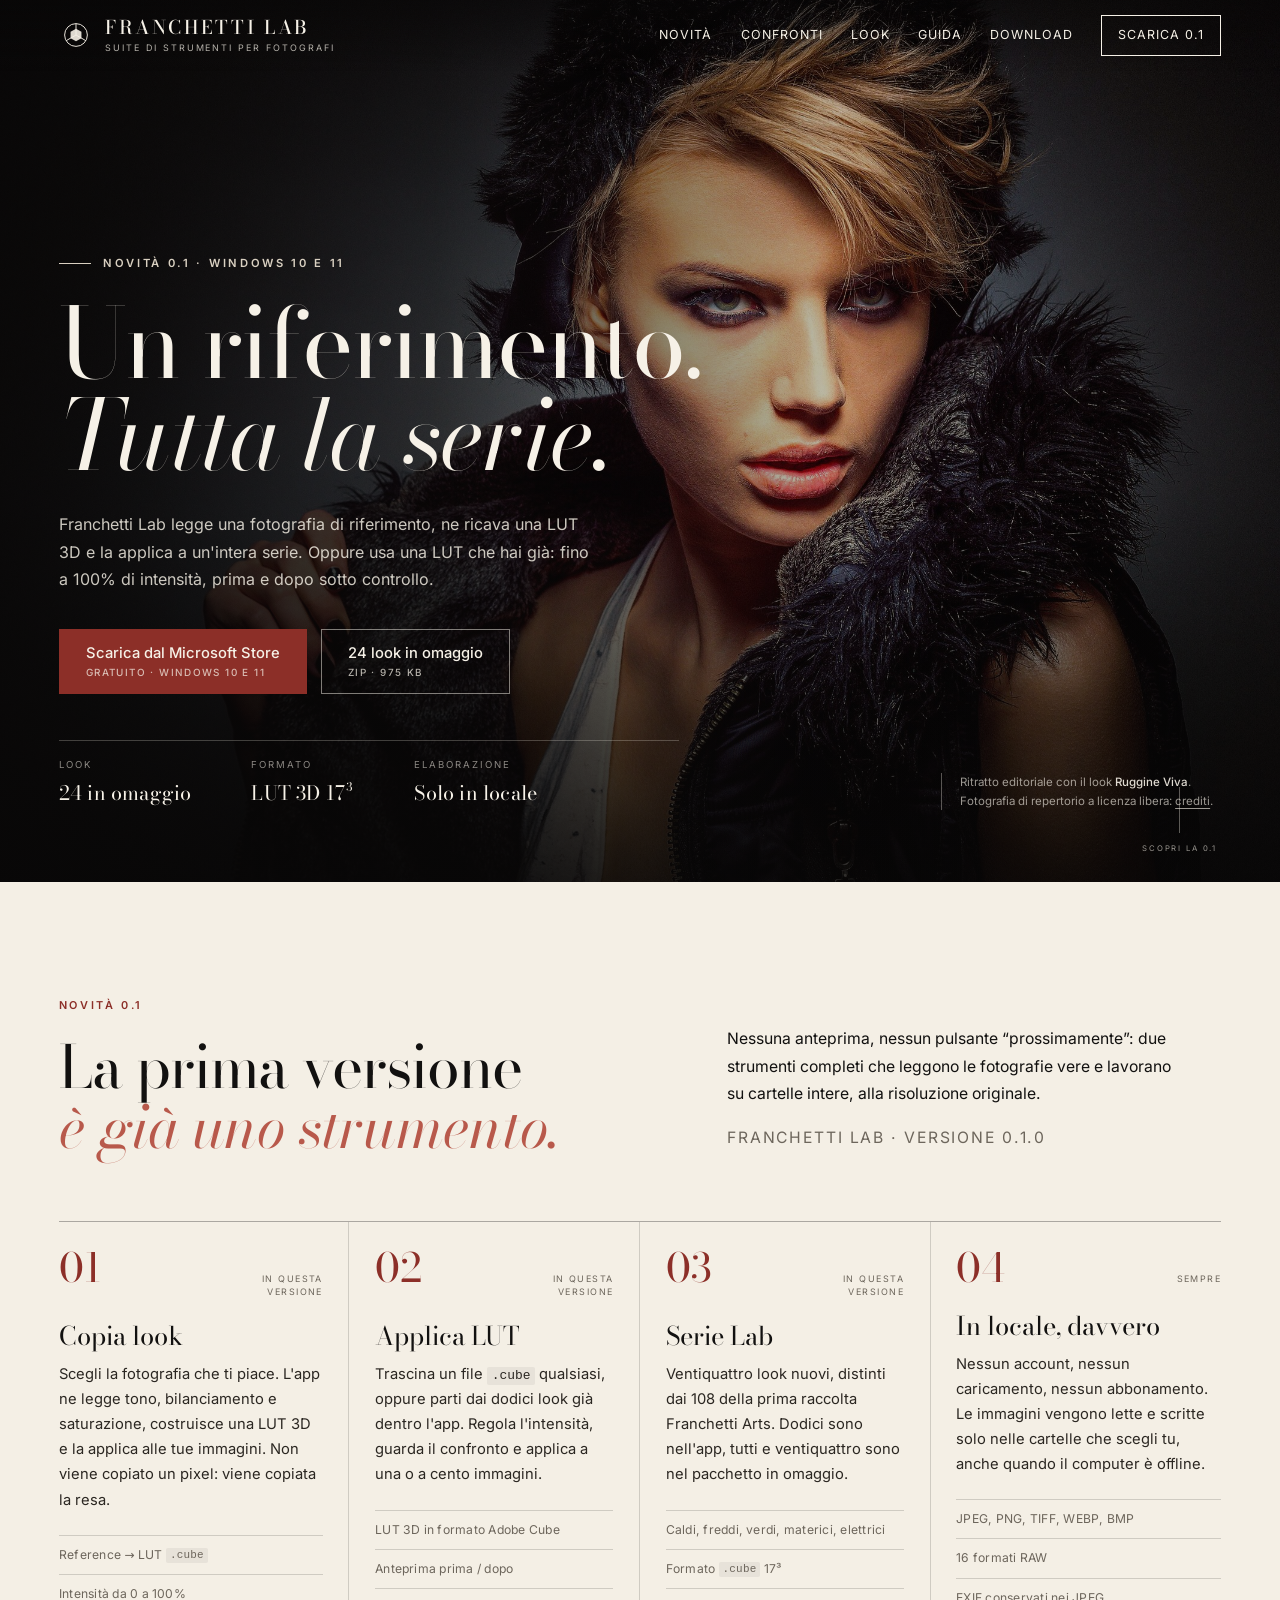
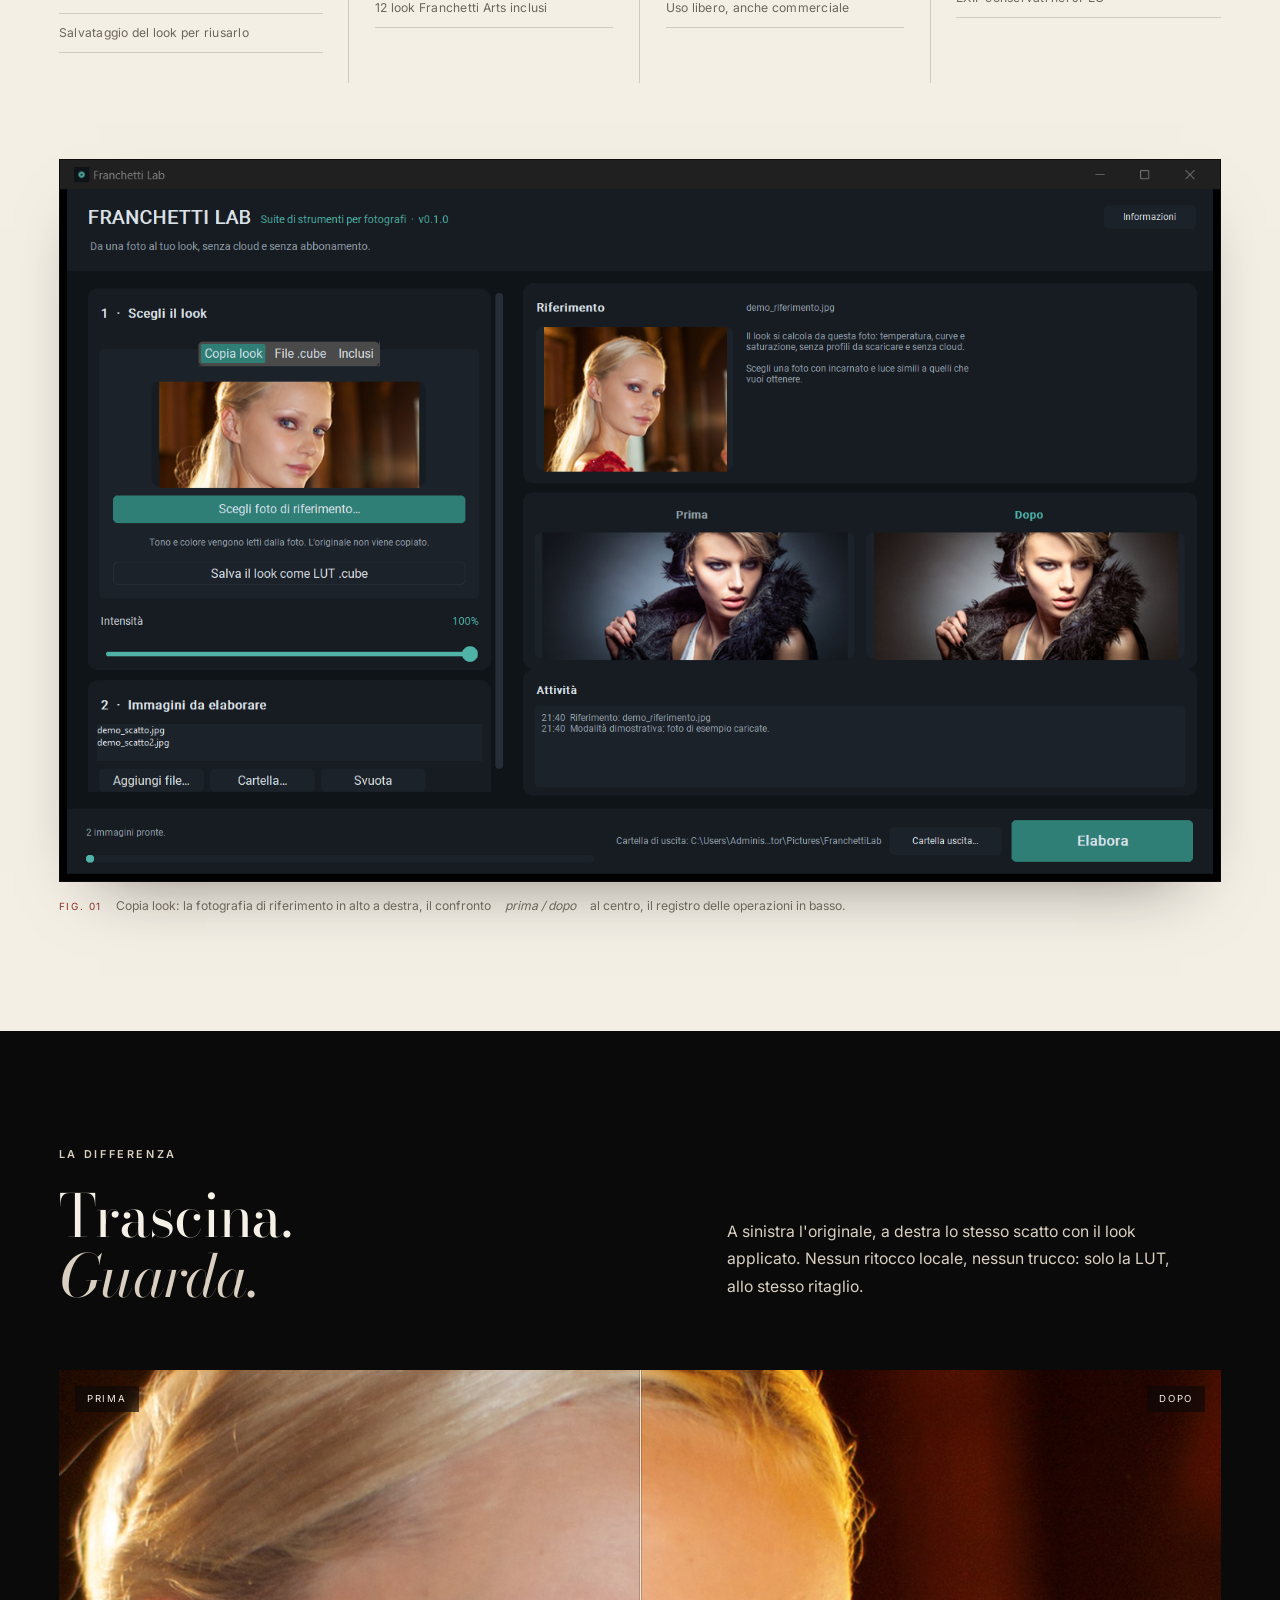
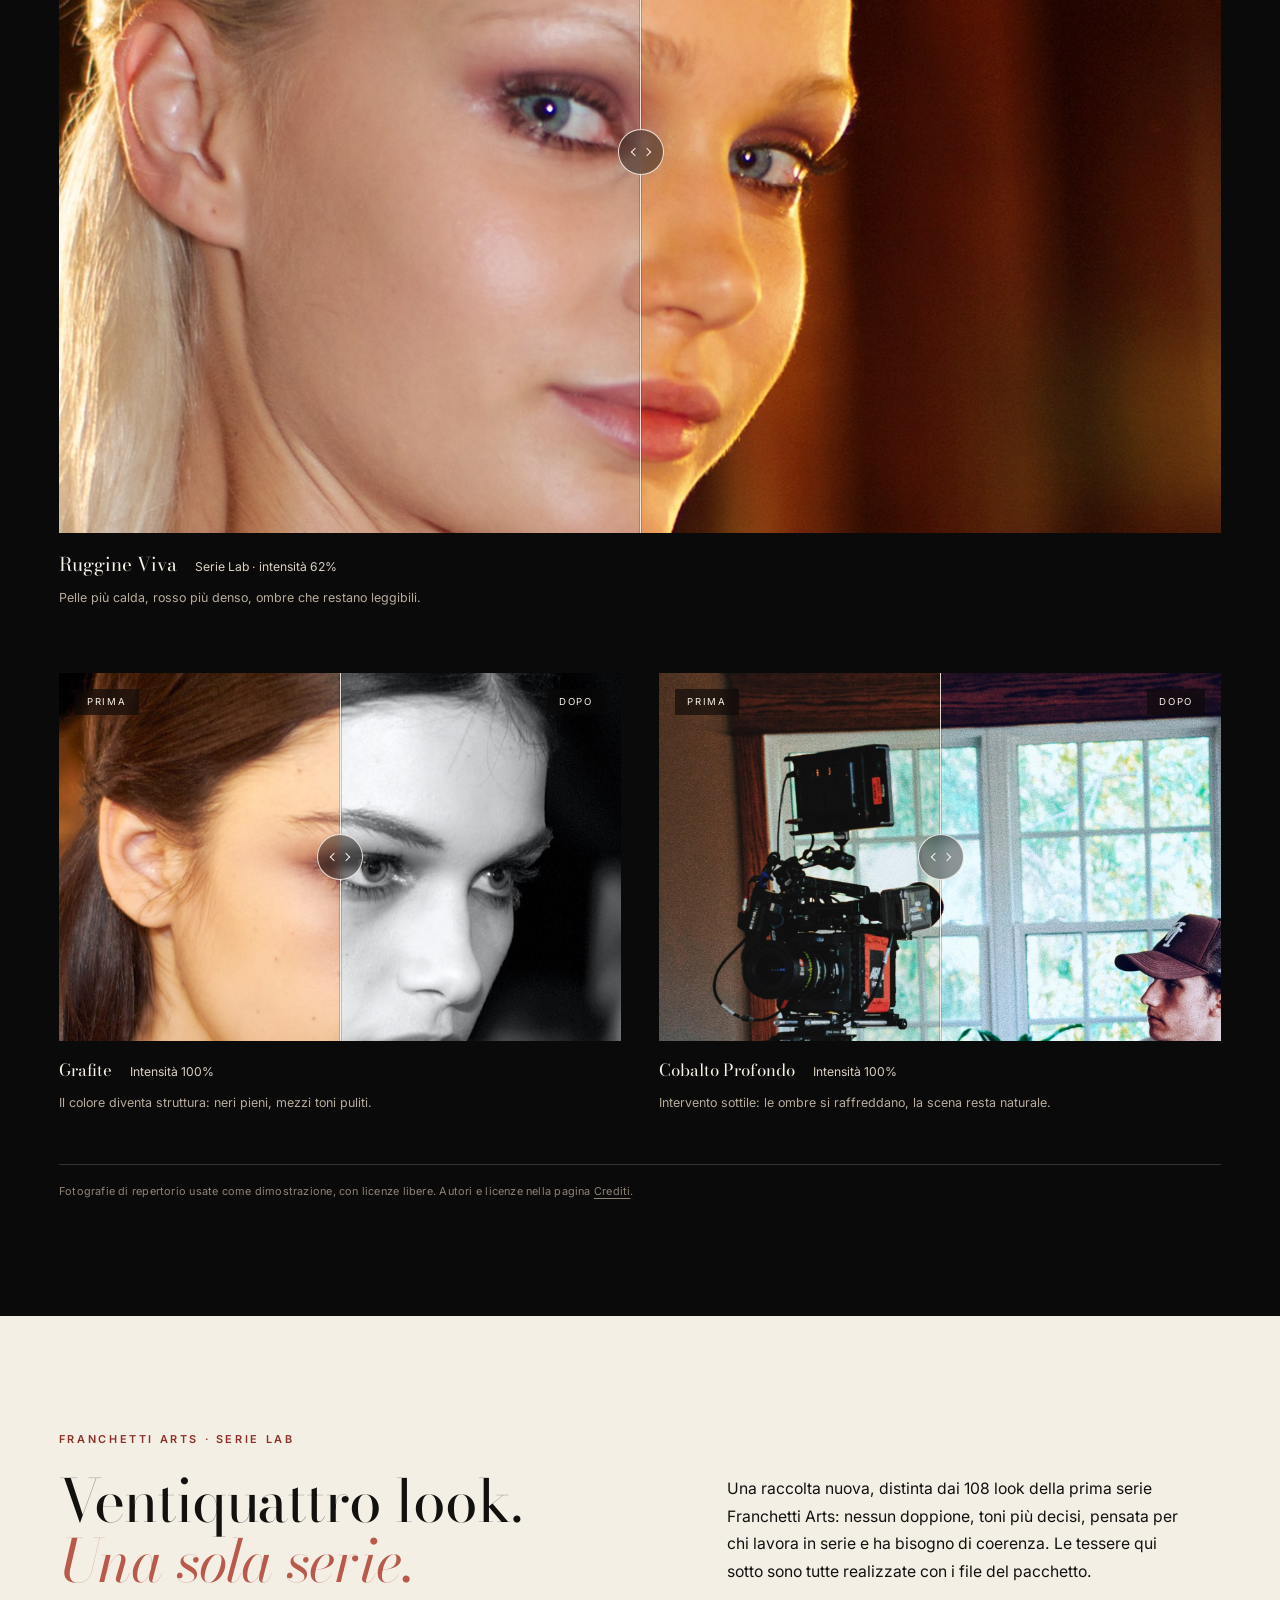
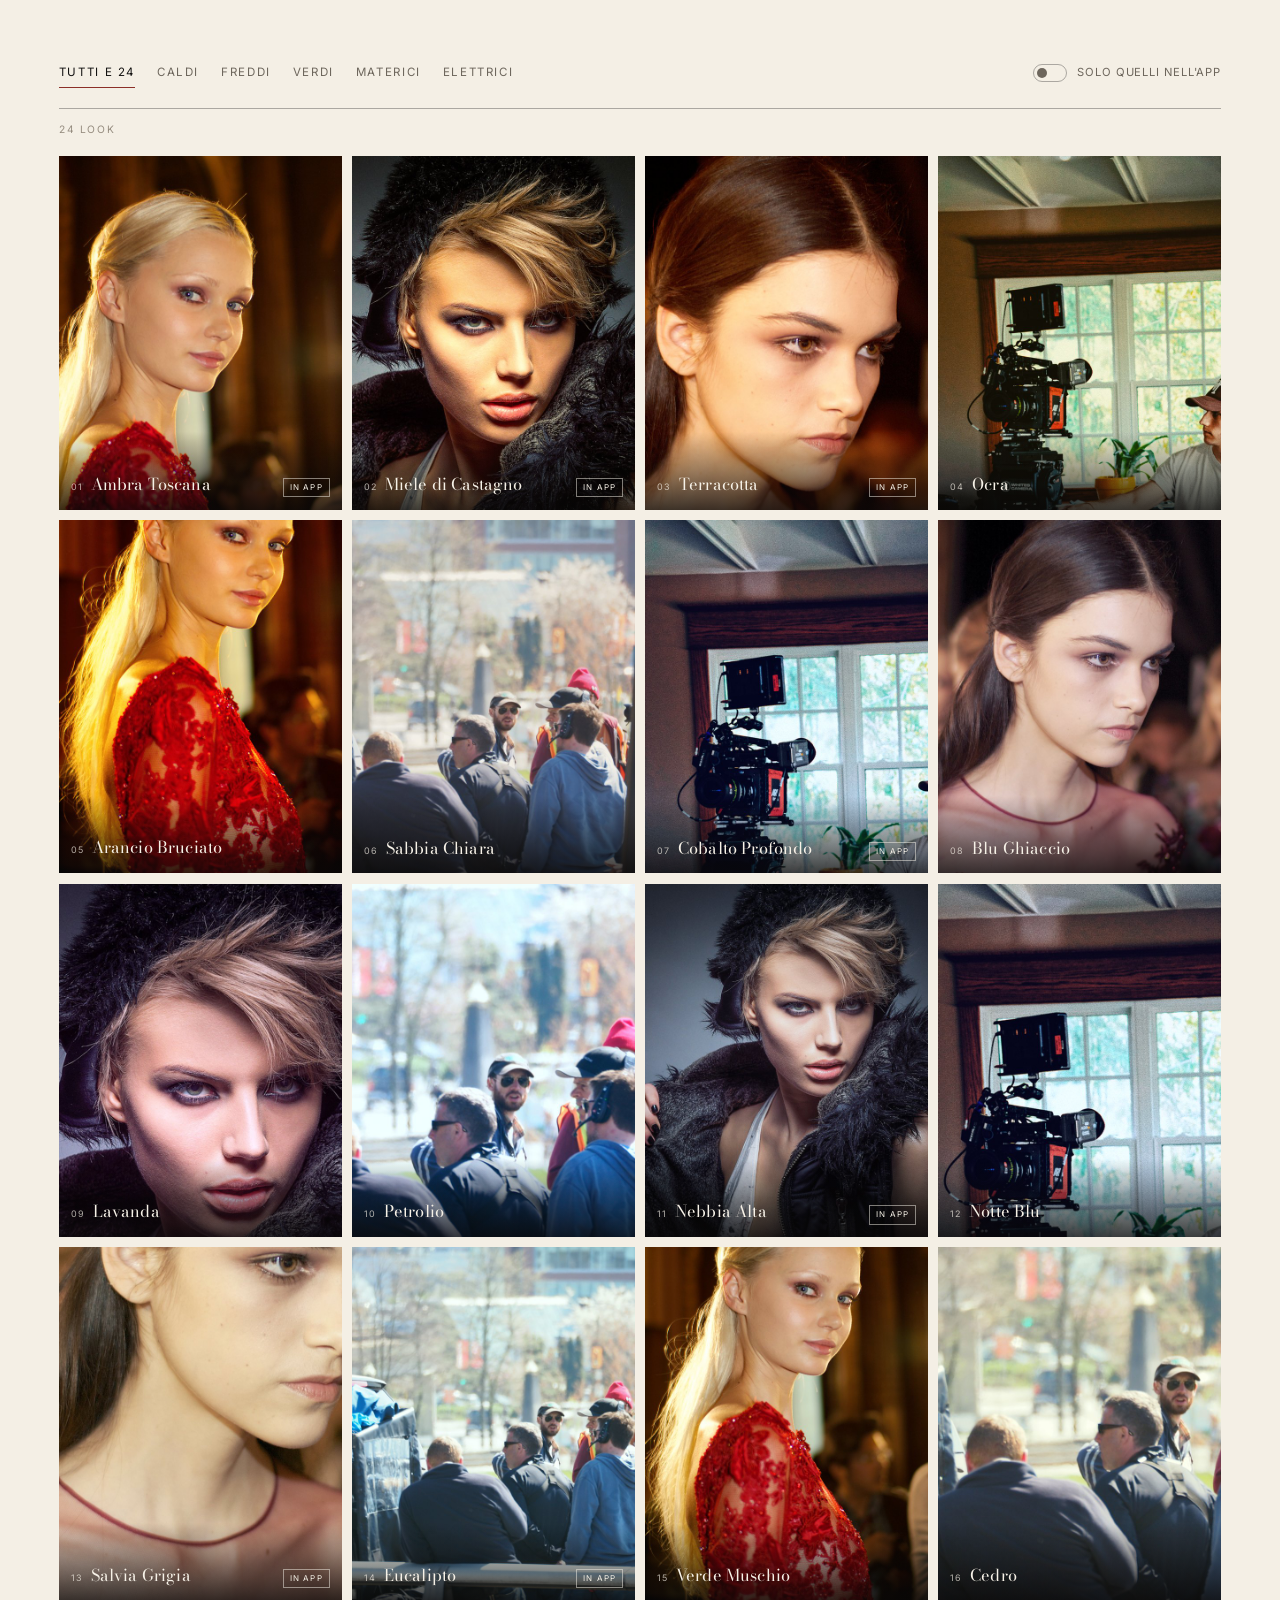
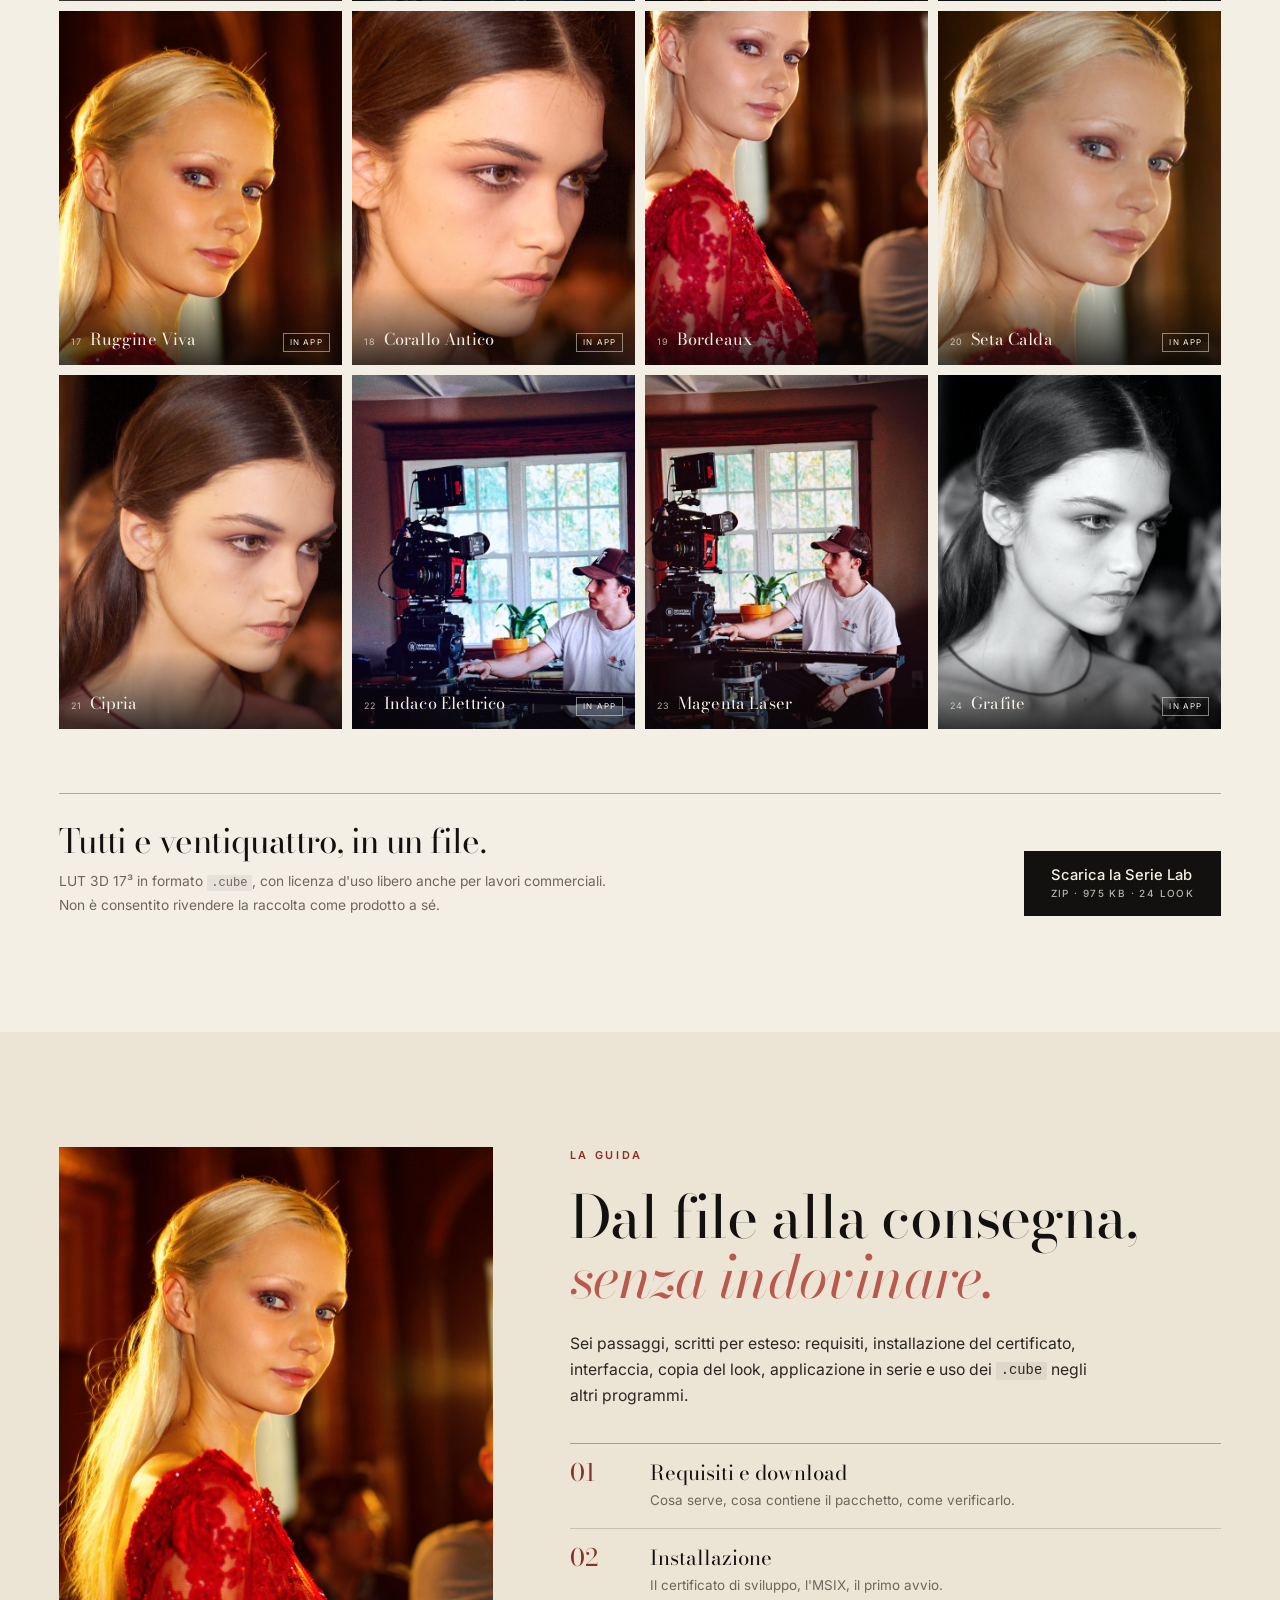
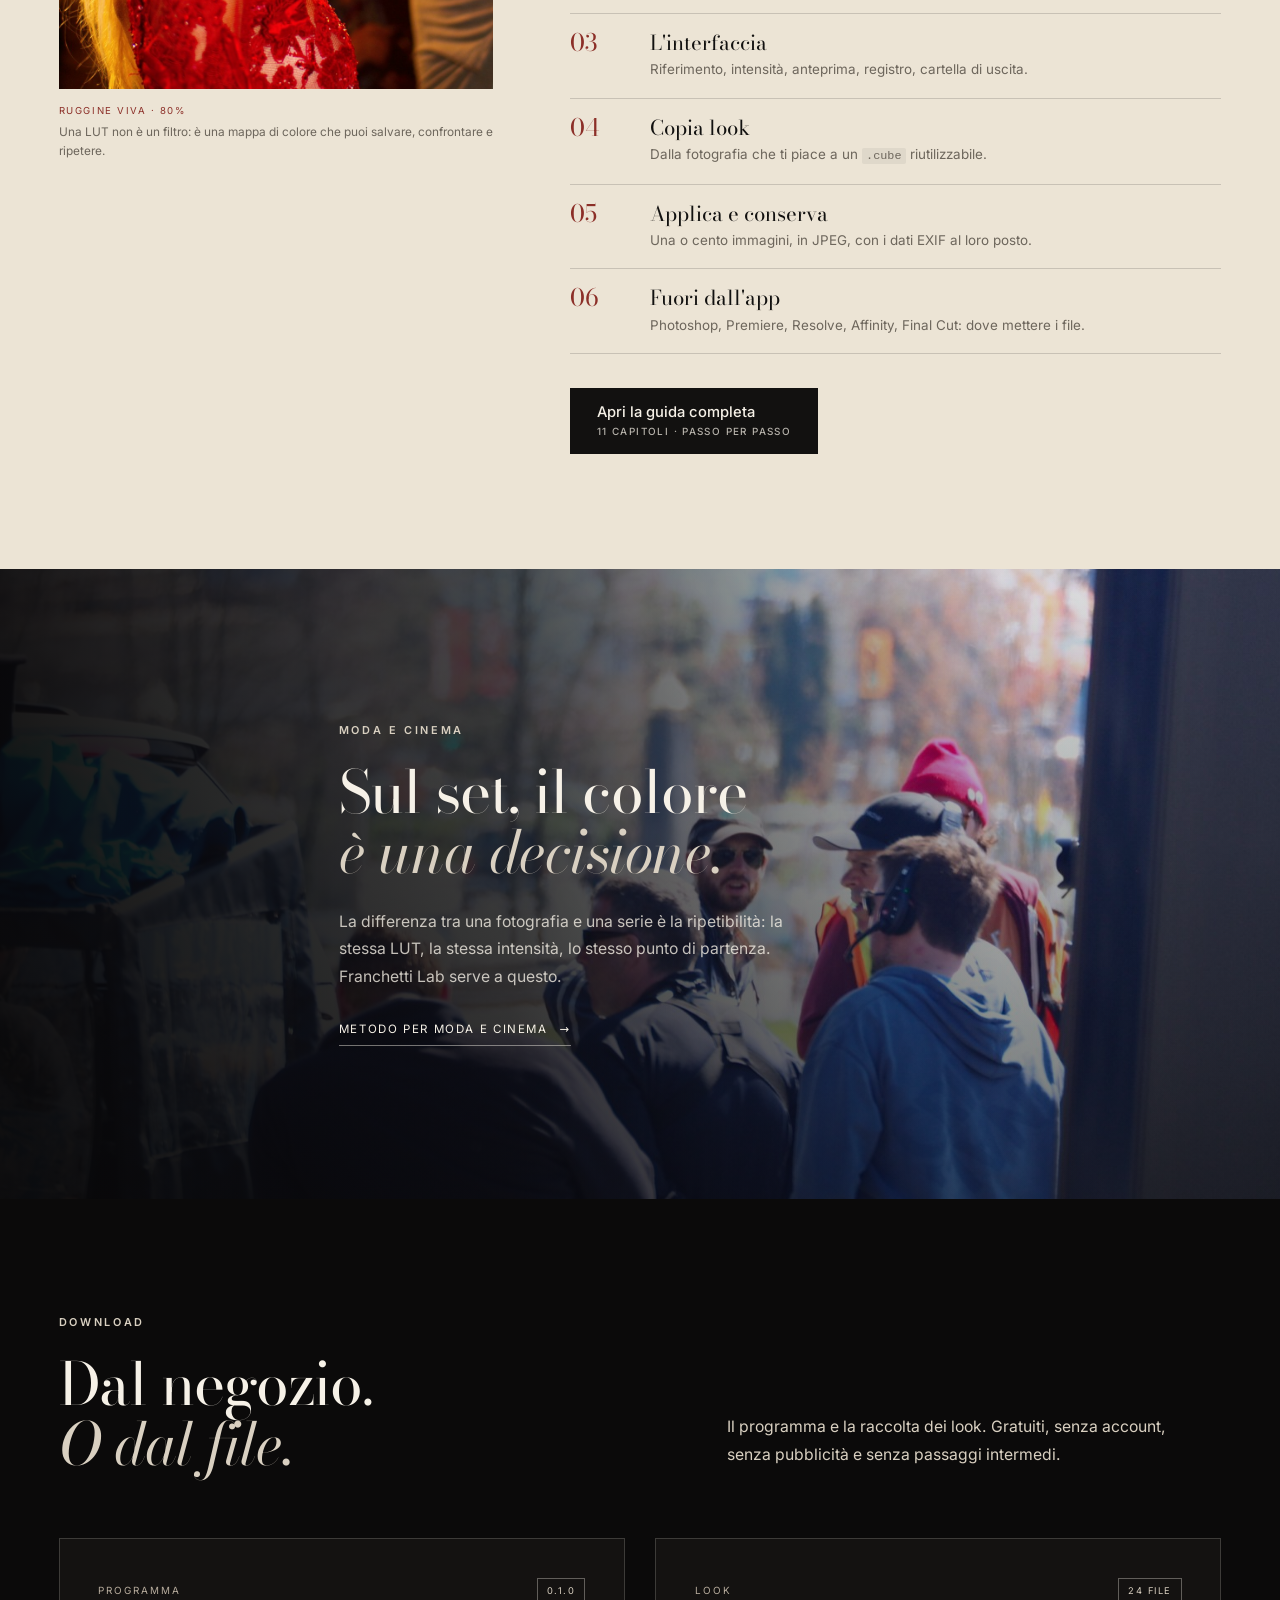
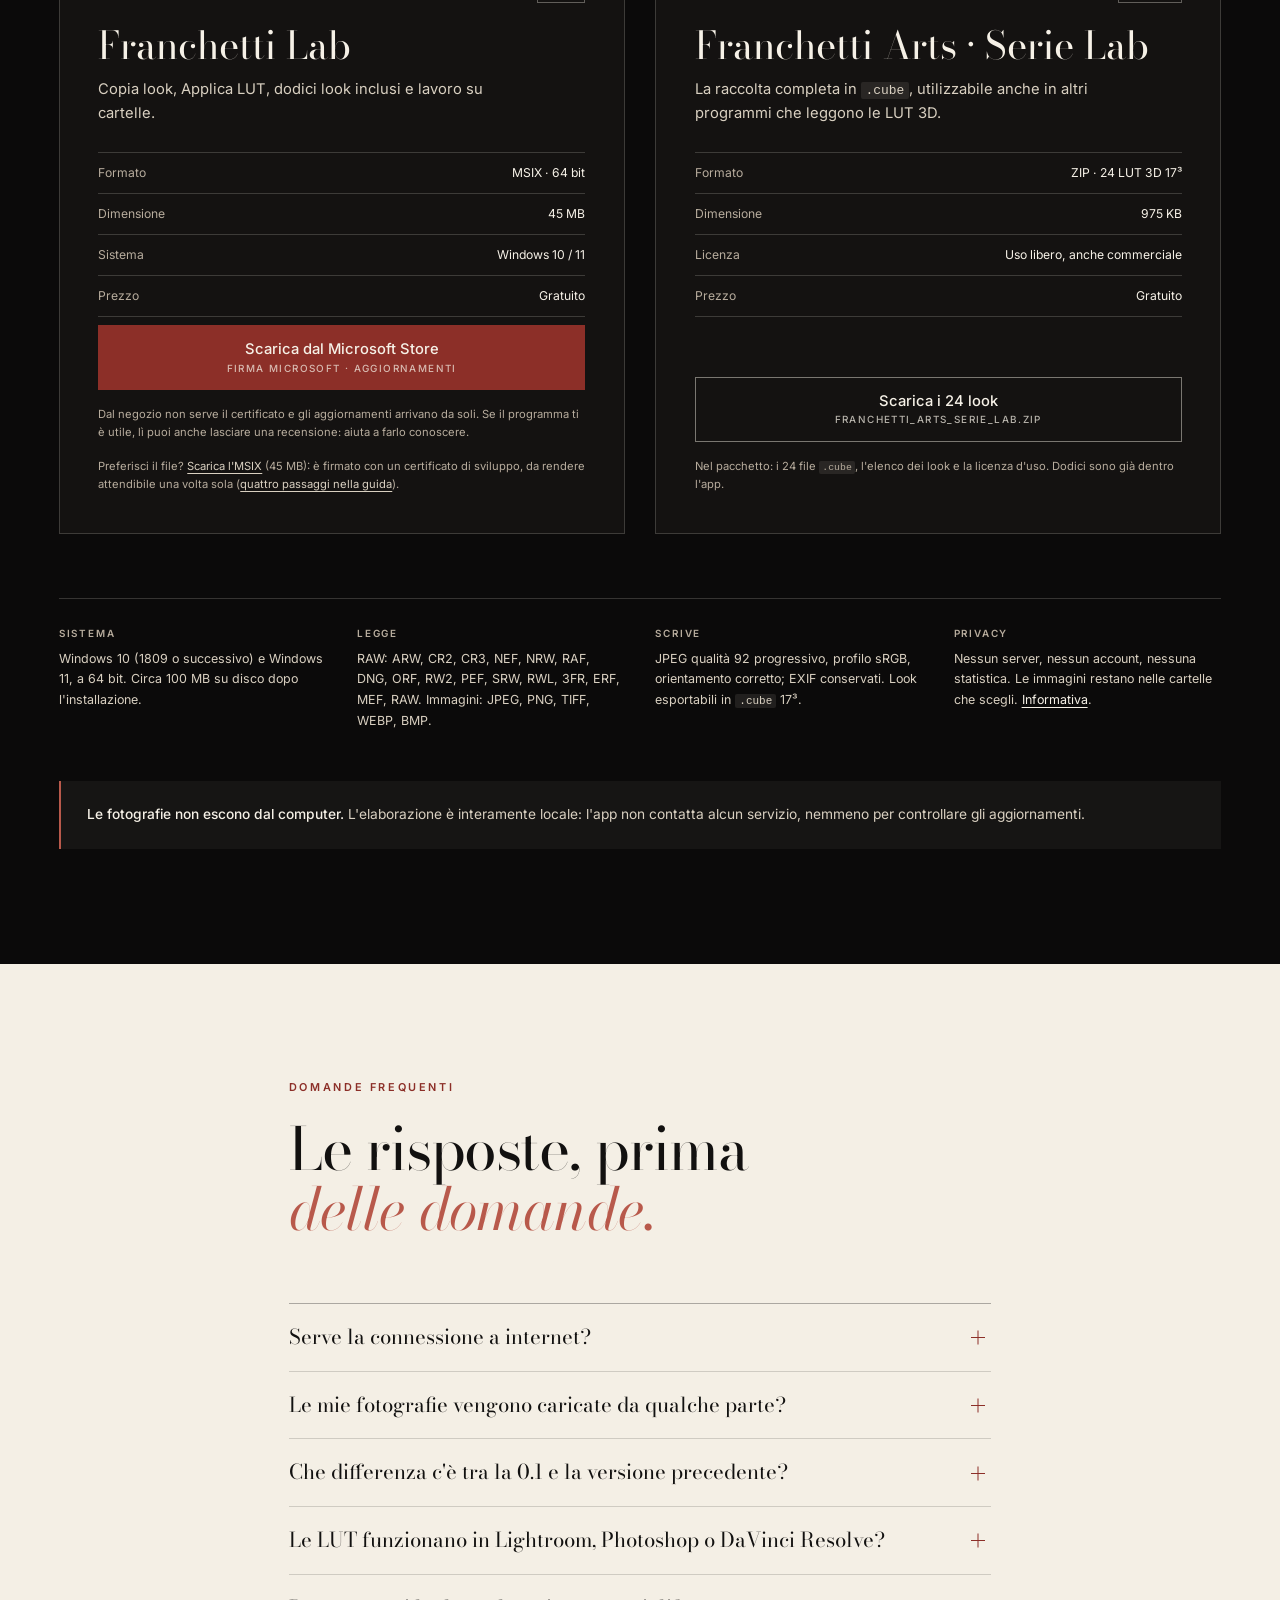
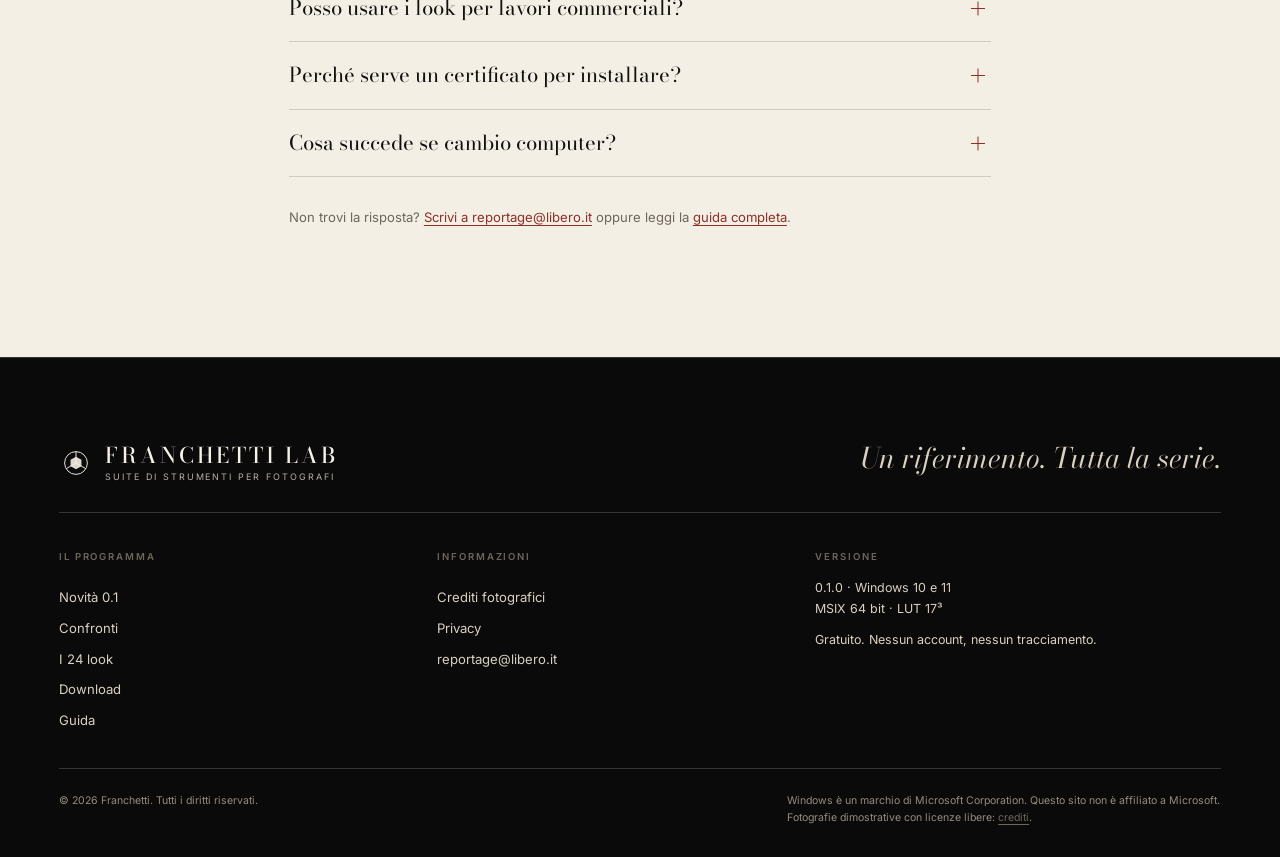
<file: index.html>
<!DOCTYPE html>
<html lang="it">
<head>
<meta charset="utf-8" />
<meta name="viewport" content="width=device-width, initial-scale=1" />
<title>Franchetti Lab — Suite di strumenti per fotografi</title>
<meta name="description" content="Franchetti Lab 0.1: da una fotografia di riferimento a una LUT 3D, applicata a un'intera serie. Applica LUT .cube, 24 look Franchetti Arts in omaggio. Windows 10 e 11, elaborazione locale." />
<link rel="canonical" href="https://franchettibiagio.github.io/franchetti-lab-site/" />
<meta name="theme-color" content="#0b0a0a" />
<meta name="robots" content="index, follow" />
<link rel="icon" href="assets/favicon.png" />
<link rel="apple-touch-icon" href="assets/apple-touch-icon.png" />

<meta property="og:type" content="website" />
<meta property="og:site_name" content="Franchetti Lab" />
<meta property="og:url" content="https://franchettibiagio.github.io/franchetti-lab-site/" />
<meta property="og:title" content="Franchetti Lab — Un riferimento. Tutta la serie." />
<meta property="og:description" content="Novità 0.1: Copia look, Applica LUT e 24 look Franchetti Arts in omaggio. Per Windows 10 e 11, tutto in locale." />
<meta property="og:image" content="https://franchettibiagio.github.io/franchetti-lab-site/assets/og-image.jpg" />
<meta property="og:image:width" content="1200" />
<meta property="og:image:height" content="630" />
<meta property="og:image:alt" content="Franchetti Lab: un riferimento, tutta la serie. 24 look Franchetti Arts in omaggio." />
<meta property="og:locale" content="it_IT" />
<meta name="twitter:card" content="summary_large_image" />
<meta name="twitter:image" content="https://franchettibiagio.github.io/franchetti-lab-site/assets/og-image.jpg" />

<link rel="preload" href="assets/fonts/bodoni-moda.woff2" as="font" type="font/woff2" crossorigin />
<link rel="preload" href="assets/fonts/inter.woff2" as="font" type="font/woff2" crossorigin />
<link rel="stylesheet" href="styles.css" />
<script>document.documentElement.classList.add("js");</script>
<script type="application/ld+json">
{
  "@context": "https://schema.org",
  "@type": "SoftwareApplication",
  "name": "Franchetti Lab",
  "applicationCategory": "MultimediaApplication",
  "applicationSubCategory": "Fotografia",
  "operatingSystem": "Windows 10, Windows 11",
  "softwareVersion": "0.1.0",
  "inLanguage": "it",
  "description": "Da una fotografia di riferimento a una LUT 3D applicata a un'intera serie. Include Copia look, Applica LUT e 24 look Franchetti Arts.",
  "url": "https://franchettibiagio.github.io/franchetti-lab-site/",
  "downloadUrl": "https://apps.microsoft.com/detail/9P7P6ZQK32ZG",
  "sameAs": [
    "https://apps.microsoft.com/detail/9P7P6ZQK32ZG"
  ],
  "image": "https://franchettibiagio.github.io/franchetti-lab-site/assets/og-image.jpg",
  "screenshot": "https://franchettibiagio.github.io/franchetti-lab-site/assets/lab-copia-look.png",
  "offers": {
    "@type": "Offer",
    "price": "0",
    "priceCurrency": "EUR",
    "availability": "https://schema.org/InStock"
  },
  "publisher": {
    "@type": "Organization",
    "name": "Franchetti Lab",
    "url": "https://franchettibiagio.github.io/franchetti-lab-site/",
    "email": "reportage@libero.it"
  }
}
</script>
</head>
<body class="pagina-home">

<a class="salta" href="#contenuto">Vai al contenuto</a>

<header class="testata testata--sovrapposta" id="testata">
  <div class="testata__interna">
    <a class="marchio" href="index.html" aria-label="Franchetti Lab, torna all'inizio">
      <svg class="marchio__segno" viewBox="0 0 40 40" aria-hidden="true" focusable="false">
        <circle cx="20" cy="20" r="13.4" fill="none" stroke="currentColor" stroke-width="1.1" />
        <polygon points="20,12.6 26.4,16.3 26.4,23.7 20,27.4 13.6,23.7 13.6,16.3" fill="currentColor" opacity=".9" />
        <path d="M20 20 20 6.6M20 20 31.6 26.7M20 20 8.4 26.7" stroke="currentColor" stroke-width="1.1" />
      </svg>
      <span class="marchio__testo">
        <strong>Franchetti Lab</strong>
        <small>Suite di strumenti per fotografi</small>
      </span>
    </a>

    <button class="menu__bottone" id="menuBottone" aria-expanded="false" aria-controls="menu">
      <span></span><span></span><span></span>
      <span class="solo-lettori">Apri il menu</span>
    </button>

    <nav class="menu" id="menu" aria-label="Sezioni del sito">
      <a href="#novita">Novità</a>
      <a href="#confronti">Confronti</a>
      <a href="#look">Look</a>
      <a href="guida.html">Guida</a>
      <a href="#scarica">Download</a>
      <a class="menu__cta" href="#scarica">Scarica 0.1</a>
    </nav>
  </div>
</header>

<main id="contenuto">

  <!-- ================================================================ apertura -->
  <section class="apertura" id="top" aria-labelledby="titolo-apertura">
    <div class="apertura__fondo" aria-hidden="true">
      <img src="assets/vetrina/hero.jpg" alt="" width="2400" height="1500" />
    </div>
    <div class="apertura__velo" aria-hidden="true"></div>

    <div class="contenitore apertura__griglia">
      <div class="apertura__testo">
        <p class="occhiello occhiello--chiaro"><span class="occhiello__linea"></span>Novità 0.1 · Windows 10 e 11</p>
        <h1 class="display" id="titolo-apertura">Un riferimento.<br /><em>Tutta la serie.</em></h1>
        <p class="apertura__frase">
          Franchetti Lab legge una fotografia di riferimento, ne ricava una LUT 3D
          e la applica a un'intera serie. Oppure usa una LUT che hai già:
          fino a 100% di intensità, prima e dopo sotto controllo.
        </p>
        <div class="azioni">
          <a class="bottone bottone--pieno" href="https://apps.microsoft.com/detail/9P7P6ZQK32ZG">
            Scarica dal Microsoft Store
            <span>Gratuito · Windows 10 e 11</span>
          </a>
          <a class="bottone bottone--contorno" href="downloads/Franchetti_Arts_Serie_Lab.zip" download>
            24 look in omaggio
            <span>ZIP · 975 KB</span>
          </a>
        </div>
        <dl class="dati-apertura">
          <div><dt>Look</dt><dd>24 in omaggio</dd></div>
          <div><dt>Formato</dt><dd>LUT 3D 17³</dd></div>
          <div><dt>Elaborazione</dt><dd>Solo in locale</dd></div>
        </dl>
      </div>

      <p class="apertura__didascalia">
        Ritratto editoriale con il look <strong>Ruggine Viva</strong>.
        Fotografia di repertorio a licenza libera: <a href="crediti.html">crediti</a>.
      </p>
    </div>

    <a class="apertura__scorri" href="#novita" aria-label="Scorri alle novità">
      <span></span>
      <small>Scopri la 0.1</small>
    </a>
  </section>

  <!-- ================================================================= novità -->
  <section class="sezione" id="novita" aria-labelledby="titolo-novita">
    <div class="contenitore">
      <div class="testata-sezione testata-sezione--divisa">
        <div class="testata-sezione__titolo">
          <p class="occhiello">Novità 0.1</p>
          <h2 class="display-2" id="titolo-novita">La prima versione<br /><em>è già uno strumento.</em></h2>
        </div>
        <div class="testata-sezione__nota">
          <p>
            Nessuna anteprima, nessun pulsante “prossimamente”: due strumenti
            completi che leggono le fotografie vere e lavorano su cartelle intere,
            alla risoluzione originale.
          </p>
          <p class="firma">Franchetti Lab · versione 0.1.0</p>
        </div>
      </div>

      <div class="novita-griglia">
        <article class="novita rivela">
          <div class="novita__testa">
            <span class="novita__numero">01</span>
            <span class="etichetta">In questa versione</span>
          </div>
          <h3>Copia look</h3>
          <p>
            Scegli la fotografia che ti piace. L'app ne legge tono, bilanciamento
            e saturazione, costruisce una LUT 3D e la applica alle tue immagini.
            Non viene copiato un pixel: viene copiata la resa.
          </p>
          <ul class="micro-elenco">
            <li>Reference → LUT <code>.cube</code></li>
            <li>Intensità da 0 a 100%</li>
            <li>Salvataggio del look per riusarlo</li>
          </ul>
        </article>

        <article class="novita rivela">
          <div class="novita__testa">
            <span class="novita__numero">02</span>
            <span class="etichetta">In questa versione</span>
          </div>
          <h3>Applica LUT</h3>
          <p>
            Trascina un file <code>.cube</code> qualsiasi, oppure parti dai dodici
            look già dentro l'app. Regola l'intensità, guarda il confronto e
            applica a una o a cento immagini.
          </p>
          <ul class="micro-elenco">
            <li>LUT 3D in formato Adobe Cube</li>
            <li>Anteprima prima / dopo</li>
            <li>12 look Franchetti Arts inclusi</li>
          </ul>
        </article>

        <article class="novita rivela">
          <div class="novita__testa">
            <span class="novita__numero">03</span>
            <span class="etichetta">In questa versione</span>
          </div>
          <h3>Serie Lab</h3>
          <p>
            Ventiquattro look nuovi, distinti dai 108 della prima raccolta
            Franchetti Arts. Dodici sono nell'app, tutti e ventiquattro sono nel
            pacchetto in omaggio.
          </p>
          <ul class="micro-elenco">
            <li>Caldi, freddi, verdi, materici, elettrici</li>
            <li>Formato <code>.cube</code> 17³</li>
            <li>Uso libero, anche commerciale</li>
          </ul>
        </article>

        <article class="novita rivela">
          <div class="novita__testa">
            <span class="novita__numero">04</span>
            <span class="etichetta">Sempre</span>
          </div>
          <h3>In locale, davvero</h3>
          <p>
            Nessun account, nessun caricamento, nessun abbonamento. Le immagini
            vengono lette e scritte solo nelle cartelle che scegli tu, anche
            quando il computer è offline.
          </p>
          <ul class="micro-elenco">
            <li>JPEG, PNG, TIFF, WEBP, BMP</li>
            <li>16 formati RAW</li>
            <li>EXIF conservati nei JPEG</li>
          </ul>
        </article>
      </div>

      <figure class="schermo schermo--largo rivela">
        <div class="schermo__cornice">
          <img src="assets/lab-copia-look.png"
               alt="Finestra di Franchetti Lab, scheda Copia look: a sinistra la scelta del look e l'elenco delle immagini, a destra la foto di riferimento e il confronto prima e dopo."
               width="1508" height="937" loading="lazy" />
        </div>
        <figcaption>
          <span class="figcaption__numero">Fig. 01</span>
          Copia look: la fotografia di riferimento in alto a destra, il confronto
          <em>prima / dopo</em> al centro, il registro delle operazioni in basso.
        </figcaption>
      </figure>
    </div>
  </section>

  <!-- =============================================================== confronti -->
  <section class="sezione sezione--scura" id="confronti" aria-labelledby="titolo-confronti">
    <div class="contenitore">
      <div class="testata-sezione testata-sezione--divisa">
        <div class="testata-sezione__titolo">
          <p class="occhiello">La differenza</p>
          <h2 class="display-2" id="titolo-confronti">Trascina.<br /><em>Guarda.</em></h2>
        </div>
        <div class="testata-sezione__nota">
          <p>
            A sinistra l'originale, a destra lo stesso scatto con il look
            applicato. Nessun ritocco locale, nessun trucco: solo la LUT,
            allo stesso ritaglio.
          </p>
        </div>
      </div>

      <figure class="confronto-blocco rivela">
        <div class="confronto" data-confronto tabindex="0" role="slider"
             aria-label="Confronto prima e dopo, look Ruggine Viva al 62 per cento"
             aria-valuemin="0" aria-valuemax="100" aria-valuenow="50" style="--pos: 50%">
          <img class="confronto__img" src="assets/vetrina/confronto-ruggine-dopo.jpg"
               alt="Ritratto di moda con il look Ruggine Viva applicato: incarnato più caldo, rosso del vestito più pieno."
               width="1600" height="1050" loading="lazy" />
          <img class="confronto__img confronto__img--prima" src="assets/vetrina/confronto-ruggine-prima.jpg"
               alt="Lo stesso ritratto di moda senza look: tonalità più neutre."
               width="1600" height="1050" loading="lazy" />
          <span class="confronto__etichetta confronto__etichetta--prima">Prima</span>
          <span class="confronto__etichetta confronto__etichetta--dopo">Dopo</span>
          <span class="confronto__maniglia" aria-hidden="true"><i></i></span>
        </div>
        <figcaption class="confronto__didascalia">
          <span class="confronto__look">Ruggine Viva</span>
          <span>Serie Lab · intensità 62%</span>
          <span class="confronto__nota">Pelle più calda, rosso più denso, ombre che restano leggibili.</span>
        </figcaption>
      </figure>

      <div class="confronti-coppia">
        <figure class="confronto-blocco confronto-blocco--piccolo rivela">
          <div class="confronto" data-confronto tabindex="0" role="slider"
               aria-label="Confronto prima e dopo, look Grafite al 100 per cento"
               aria-valuemin="0" aria-valuemax="100" aria-valuenow="50" style="--pos: 50%">
            <img class="confronto__img" src="assets/vetrina/confronto-grafite-dopo.jpg"
                 alt="Ritratto in bianco e nero con il look Grafite."
                 width="1600" height="1050" loading="lazy" />
            <img class="confronto__img confronto__img--prima" src="assets/vetrina/confronto-grafite-prima.jpg"
                 alt="Lo stesso ritratto a colori, prima del look Grafite."
                 width="1600" height="1050" loading="lazy" />
            <span class="confronto__etichetta confronto__etichetta--prima">Prima</span>
            <span class="confronto__etichetta confronto__etichetta--dopo">Dopo</span>
            <span class="confronto__maniglia" aria-hidden="true"><i></i></span>
          </div>
          <figcaption class="confronto__didascalia">
            <span class="confronto__look">Grafite</span>
            <span>Intensità 100%</span>
            <span class="confronto__nota">Il colore diventa struttura: neri pieni, mezzi toni puliti.</span>
          </figcaption>
        </figure>

        <figure class="confronto-blocco confronto-blocco--piccolo rivela">
          <div class="confronto" data-confronto tabindex="0" role="slider"
               aria-label="Confronto prima e dopo, look Cobalto Profondo al 100 per cento"
               aria-valuemin="0" aria-valuemax="100" aria-valuenow="50" style="--pos: 50%">
            <img class="confronto__img" src="assets/vetrina/confronto-notte-dopo.jpg"
                 alt="Operatore con cinema camera sul set, con il look Cobalto Profondo: ombre fredde, luce della finestra più controllata."
                 width="1600" height="1050" loading="lazy" />
            <img class="confronto__img confronto__img--prima" src="assets/vetrina/confronto-notte-prima.jpg"
                 alt="Lo stesso set cinematografico senza look: luce neutra."
                 width="1600" height="1050" loading="lazy" />
            <span class="confronto__etichetta confronto__etichetta--prima">Prima</span>
            <span class="confronto__etichetta confronto__etichetta--dopo">Dopo</span>
            <span class="confronto__maniglia" aria-hidden="true"><i></i></span>
          </div>
          <figcaption class="confronto__didascalia">
            <span class="confronto__look">Cobalto Profondo</span>
            <span>Intensità 100%</span>
            <span class="confronto__nota">Intervento sottile: le ombre si raffreddano, la scena resta naturale.</span>
          </figcaption>
        </figure>
      </div>

      <p class="nota-immagini">
        Fotografie di repertorio usate come dimostrazione, con licenze libere.
        Autori e licenze nella pagina <a href="crediti.html">Crediti</a>.
      </p>
    </div>
  </section>

  <!-- ==================================================================== look -->
  <section class="sezione" id="look" aria-labelledby="titolo-look">
    <div class="contenitore">
      <div class="testata-sezione testata-sezione--divisa">
        <div class="testata-sezione__titolo">
          <p class="occhiello">Franchetti Arts · Serie Lab</p>
          <h2 class="display-2" id="titolo-look">Ventiquattro look.<br /><em>Una sola serie.</em></h2>
        </div>
        <div class="testata-sezione__nota">
          <p>
            Una raccolta nuova, distinta dai 108 look della prima serie Franchetti
            Arts: nessun doppione, toni più decisi, pensata per chi lavora in
            serie e ha bisogno di coerenza. Le tessere qui sotto sono tutte
            realizzate con i file del pacchetto.
          </p>
        </div>
      </div>

      <div class="filtri" role="group" aria-label="Filtra i look per famiglia">
        <button class="filtro is-attivo" data-famiglia="tutti" aria-pressed="true">Tutti e 24</button>
        <button class="filtro" data-famiglia="caldi" aria-pressed="false">Caldi</button>
        <button class="filtro" data-famiglia="freddi" aria-pressed="false">Freddi</button>
        <button class="filtro" data-famiglia="verdi" aria-pressed="false">Verdi</button>
        <button class="filtro" data-famiglia="materici" aria-pressed="false">Materici</button>
        <button class="filtro" data-famiglia="elettrici" aria-pressed="false">Elettrici</button>
        <label class="interruttore">
          <input type="checkbox" id="soloInclusi" />
          <span class="interruttore__traccia" aria-hidden="true"></span>
          <span>Solo quelli nell'app</span>
        </label>
      </div>

      <p class="conteggio" id="conteggioLook" aria-live="polite">24 look</p>

      <ul class="look" id="grigliaLook" role="list">
        <li class="look__voce" data-famiglia="caldi" data-incluso="si">
          <figure>
            <img src="assets/looks/look_01_Ambra_Toscana.jpg" alt="Ritratto di moda con il look Ambra Toscana" width="640" height="800" loading="lazy" />
            <figcaption><span class="look__num">01</span><span class="look__nome">Ambra Toscana</span><span class="look__badge">in app</span></figcaption>
          </figure>
        </li>
        <li class="look__voce" data-famiglia="caldi" data-incluso="si">
          <figure>
            <img src="assets/looks/look_02_Miele_di_Castagno.jpg" alt="Ritratto di moda con il look Miele di Castagno" width="640" height="800" loading="lazy" />
            <figcaption><span class="look__num">02</span><span class="look__nome">Miele di Castagno</span><span class="look__badge">in app</span></figcaption>
          </figure>
        </li>
        <li class="look__voce" data-famiglia="caldi" data-incluso="si">
          <figure>
            <img src="assets/looks/look_03_Terracotta.jpg" alt="Ritratto di moda con il look Terracotta" width="640" height="800" loading="lazy" />
            <figcaption><span class="look__num">03</span><span class="look__nome">Terracotta</span><span class="look__badge">in app</span></figcaption>
          </figure>
        </li>
        <li class="look__voce" data-famiglia="caldi">
          <figure>
            <img src="assets/looks/look_04_Ocra.jpg" alt="Set cinematografico con il look Ocra" width="640" height="800" loading="lazy" />
            <figcaption><span class="look__num">04</span><span class="look__nome">Ocra</span></figcaption>
          </figure>
        </li>
        <li class="look__voce" data-famiglia="caldi">
          <figure>
            <img src="assets/looks/look_05_Arancio_Bruciato.jpg" alt="Ritratto di moda con il look Arancio Bruciato" width="640" height="800" loading="lazy" />
            <figcaption><span class="look__num">05</span><span class="look__nome">Arancio Bruciato</span></figcaption>
          </figure>
        </li>
        <li class="look__voce" data-famiglia="caldi">
          <figure>
            <img src="assets/looks/look_06_Sabbia_Chiara.jpg" alt="Set cinematografico con il look Sabbia Chiara" width="640" height="800" loading="lazy" />
            <figcaption><span class="look__num">06</span><span class="look__nome">Sabbia Chiara</span></figcaption>
          </figure>
        </li>
        <li class="look__voce" data-famiglia="freddi" data-incluso="si">
          <figure>
            <img src="assets/looks/look_07_Cobalto_Profondo.jpg" alt="Cinema camera con il look Cobalto Profondo" width="640" height="800" loading="lazy" />
            <figcaption><span class="look__num">07</span><span class="look__nome">Cobalto Profondo</span><span class="look__badge">in app</span></figcaption>
          </figure>
        </li>
        <li class="look__voce" data-famiglia="freddi">
          <figure>
            <img src="assets/looks/look_08_Blu_Ghiaccio.jpg" alt="Ritratto di moda con il look Blu Ghiaccio" width="640" height="800" loading="lazy" />
            <figcaption><span class="look__num">08</span><span class="look__nome">Blu Ghiaccio</span></figcaption>
          </figure>
        </li>
        <li class="look__voce" data-famiglia="freddi">
          <figure>
            <img src="assets/looks/look_09_Lavanda.jpg" alt="Primo piano di moda con il look Lavanda" width="640" height="800" loading="lazy" />
            <figcaption><span class="look__num">09</span><span class="look__nome">Lavanda</span></figcaption>
          </figure>
        </li>
        <li class="look__voce" data-famiglia="freddi">
          <figure>
            <img src="assets/looks/look_10_Petrolio.jpg" alt="Troupe sul set con il look Petrolio" width="640" height="800" loading="lazy" />
            <figcaption><span class="look__num">10</span><span class="look__nome">Petrolio</span></figcaption>
          </figure>
        </li>
        <li class="look__voce" data-famiglia="freddi" data-incluso="si">
          <figure>
            <img src="assets/looks/look_11_Nebbia_Alta.jpg" alt="Ritratto di moda con il look Nebbia Alta" width="640" height="800" loading="lazy" />
            <figcaption><span class="look__num">11</span><span class="look__nome">Nebbia Alta</span><span class="look__badge">in app</span></figcaption>
          </figure>
        </li>
        <li class="look__voce" data-famiglia="freddi">
          <figure>
            <img src="assets/looks/look_12_Notte_Blu.jpg" alt="Cinema camera con il look Notte Blu" width="640" height="800" loading="lazy" />
            <figcaption><span class="look__num">12</span><span class="look__nome">Notte Blu</span></figcaption>
          </figure>
        </li>
        <li class="look__voce" data-famiglia="verdi" data-incluso="si">
          <figure>
            <img src="assets/looks/look_13_Salvia_Grigia.jpg" alt="Primo piano in bianco e nero con il look Salvia Grigia" width="640" height="800" loading="lazy" />
            <figcaption><span class="look__num">13</span><span class="look__nome">Salvia Grigia</span><span class="look__badge">in app</span></figcaption>
          </figure>
        </li>
        <li class="look__voce" data-famiglia="verdi" data-incluso="si">
          <figure>
            <img src="assets/looks/look_14_Eucalipto.jpg" alt="Set cinematografico con il look Eucalipto" width="640" height="800" loading="lazy" />
            <figcaption><span class="look__num">14</span><span class="look__nome">Eucalipto</span><span class="look__badge">in app</span></figcaption>
          </figure>
        </li>
        <li class="look__voce" data-famiglia="verdi">
          <figure>
            <img src="assets/looks/look_15_Verde_Muschio.jpg" alt="Ritratto di moda con il look Verde Muschio" width="640" height="800" loading="lazy" />
            <figcaption><span class="look__num">15</span><span class="look__nome">Verde Muschio</span></figcaption>
          </figure>
        </li>
        <li class="look__voce" data-famiglia="verdi">
          <figure>
            <img src="assets/looks/look_16_Cedro.jpg" alt="Ritratto di moda con il look Cedro" width="640" height="800" loading="lazy" />
            <figcaption><span class="look__num">16</span><span class="look__nome">Cedro</span></figcaption>
          </figure>
        </li>
        <li class="look__voce" data-famiglia="materici" data-incluso="si">
          <figure>
            <img src="assets/looks/look_17_Ruggine_Viva.jpg" alt="Ritratto di moda con il look Ruggine Viva" width="640" height="800" loading="lazy" />
            <figcaption><span class="look__num">17</span><span class="look__nome">Ruggine Viva</span><span class="look__badge">in app</span></figcaption>
          </figure>
        </li>
        <li class="look__voce" data-famiglia="materici" data-incluso="si">
          <figure>
            <img src="assets/looks/look_18_Corallo_Antico.jpg" alt="Ritratto di moda con il look Corallo Antico" width="640" height="800" loading="lazy" />
            <figcaption><span class="look__num">18</span><span class="look__nome">Corallo Antico</span><span class="look__badge">in app</span></figcaption>
          </figure>
        </li>
        <li class="look__voce" data-famiglia="materici">
          <figure>
            <img src="assets/looks/look_19_Bordeaux.jpg" alt="Ritratto di moda con il look Bordeaux" width="640" height="800" loading="lazy" />
            <figcaption><span class="look__num">19</span><span class="look__nome">Bordeaux</span></figcaption>
          </figure>
        </li>
        <li class="look__voce" data-famiglia="materici" data-incluso="si">
          <figure>
            <img src="assets/looks/look_20_Seta_Calda.jpg" alt="Ritratto di moda con il look Seta Calda" width="640" height="800" loading="lazy" />
            <figcaption><span class="look__num">20</span><span class="look__nome">Seta Calda</span><span class="look__badge">in app</span></figcaption>
          </figure>
        </li>
        <li class="look__voce" data-famiglia="materici">
          <figure>
            <img src="assets/looks/look_21_Cipria.jpg" alt="Ritratto di moda con il look Cipria" width="640" height="800" loading="lazy" />
            <figcaption><span class="look__num">21</span><span class="look__nome">Cipria</span></figcaption>
          </figure>
        </li>
        <li class="look__voce" data-famiglia="elettrici" data-incluso="si">
          <figure>
            <img src="assets/looks/look_22_Indaco_Elettrico.jpg" alt="Cinema camera con il look Indaco Elettrico" width="640" height="800" loading="lazy" />
            <figcaption><span class="look__num">22</span><span class="look__nome">Indaco Elettrico</span><span class="look__badge">in app</span></figcaption>
          </figure>
        </li>
        <li class="look__voce" data-famiglia="elettrici">
          <figure>
            <img src="assets/looks/look_23_Magenta_Laser.jpg" alt="Primo piano di moda con il look Magenta Laser" width="640" height="800" loading="lazy" />
            <figcaption><span class="look__num">23</span><span class="look__nome">Magenta Laser</span></figcaption>
          </figure>
        </li>
        <li class="look__voce" data-famiglia="elettrici" data-incluso="si">
          <figure>
            <img src="assets/looks/look_24_Grafite.jpg" alt="Ritratto in bianco e nero con il look Grafite" width="640" height="800" loading="lazy" />
            <figcaption><span class="look__num">24</span><span class="look__nome">Grafite</span><span class="look__badge">in app</span></figcaption>
          </figure>
        </li>
      </ul>

      <div class="look__azione">
        <div>
          <h3 class="display-3">Tutti e ventiquattro, in un file.</h3>
          <p>
            LUT 3D 17³ in formato <code>.cube</code>, con licenza d'uso libero
            anche per lavori commerciali. Non è consentito rivendere la raccolta
            come prodotto a sé.
          </p>
        </div>
        <a class="bottone bottone--scuro" href="downloads/Franchetti_Arts_Serie_Lab.zip" download>
          Scarica la Serie Lab
          <span>ZIP · 975 KB · 24 look</span>
        </a>
      </div>
    </div>
  </section>

  <!-- ================================================================== guida -->
  <section class="sezione sezione--carta2" id="come-funziona" aria-labelledby="titolo-guida">
    <div class="contenitore">
      <div class="guida-teaser">
        <figure class="guida-teaser__immagine rivela">
          <img src="assets/vetrina/editoriale.jpg"
               alt="Ritratto editoriale di moda con il look Ruggine Viva."
               width="1000" height="1250" loading="lazy" />
          <figcaption>
            <span>Ruggine Viva · 80%</span>
            Una LUT non è un filtro: è una mappa di colore che puoi salvare,
            confrontare e ripetere.
          </figcaption>
        </figure>

        <div class="guida-teaser__testo">
          <p class="occhiello">La guida</p>
          <h2 class="display-2" id="titolo-guida">Dal file alla consegna,<br /><em>senza indovinare.</em></h2>
          <p class="guida-teaser__intro">
            Sei passaggi, scritti per esteso: requisiti, installazione del
            certificato, interfaccia, copia del look, applicazione in serie e uso
            dei <code>.cube</code> negli altri programmi.
          </p>

          <ol class="passi-guida" role="list">
            <li>
              <span class="passi-guida__num">01</span>
              <div><h3>Requisiti e download</h3><p>Cosa serve, cosa contiene il pacchetto, come verificarlo.</p></div>
            </li>
            <li>
              <span class="passi-guida__num">02</span>
              <div><h3>Installazione</h3><p>Il certificato di sviluppo, l'MSIX, il primo avvio.</p></div>
            </li>
            <li>
              <span class="passi-guida__num">03</span>
              <div><h3>L'interfaccia</h3><p>Riferimento, intensità, anteprima, registro, cartella di uscita.</p></div>
            </li>
            <li>
              <span class="passi-guida__num">04</span>
              <div><h3>Copia look</h3><p>Dalla fotografia che ti piace a un <code>.cube</code> riutilizzabile.</p></div>
            </li>
            <li>
              <span class="passi-guida__num">05</span>
              <div><h3>Applica e conserva</h3><p>Una o cento immagini, in JPEG, con i dati EXIF al loro posto.</p></div>
            </li>
            <li>
              <span class="passi-guida__num">06</span>
              <div><h3>Fuori dall'app</h3><p>Photoshop, Premiere, Resolve, Affinity, Final Cut: dove mettere i file.</p></div>
            </li>
          </ol>

          <a class="bottone bottone--scuro" href="guida.html">
            Apri la guida completa
            <span>11 capitoli · passo per passo</span>
          </a>
        </div>
      </div>
    </div>
  </section>

  <!-- ================================================================ cinema -->
  <section class="fascia" aria-labelledby="titolo-fascia">
    <div class="fascia__fondo" aria-hidden="true">
      <img src="assets/vetrina/set-cinema.jpg" alt="" width="1800" height="760" loading="lazy" />
    </div>
    <div class="fascia__velo" aria-hidden="true"></div>
    <div class="contenitore fascia__testo">
      <p class="occhiello occhiello--chiaro">Moda e cinema</p>
      <blockquote class="display-2" id="titolo-fascia">Sul set, il colore<br /><em>è una decisione.</em></blockquote>
      <p>
        La differenza tra una fotografia e una serie è la ripetibilità:
        la stessa LUT, la stessa intensità, lo stesso punto di partenza.
        Franchetti Lab serve a questo.
      </p>
      <a class="collegamento-freccia" href="guida.html#moda-cinema">Metodo per moda e cinema <span aria-hidden="true">→</span></a>
    </div>
  </section>

  <!-- ================================================================ scarica -->
  <section class="sezione sezione--scura" id="scarica" aria-labelledby="titolo-scarica">
    <div class="contenitore">
      <div class="testata-sezione testata-sezione--divisa">
        <div class="testata-sezione__titolo">
          <p class="occhiello">Download</p>
          <h2 class="display-2" id="titolo-scarica">Dal negozio.<br /><em>O dal file.</em></h2>
        </div>
        <div class="testata-sezione__nota">
          <p>
            Il programma e la raccolta dei look. Gratuiti, senza account,
            senza pubblicità e senza passaggi intermedi.
          </p>
        </div>
      </div>

      <div class="download">
        <article class="scheda-scarica">
          <div class="scheda-scarica__testa">
            <p class="scheda-scarica__tipo">Programma</p>
            <span class="versione">0.1.0</span>
          </div>
          <h3>Franchetti Lab</h3>
          <p class="scheda-scarica__frase">
            Copia look, Applica LUT, dodici look inclusi e lavoro su cartelle.
          </p>
          <dl class="dettagli">
            <div><dt>Formato</dt><dd>MSIX · 64 bit</dd></div>
            <div><dt>Dimensione</dt><dd>45 MB</dd></div>
            <div><dt>Sistema</dt><dd>Windows 10 / 11</dd></div>
            <div><dt>Prezzo</dt><dd>Gratuito</dd></div>
          </dl>
          <a class="bottone bottone--pieno bottone--largo" href="https://apps.microsoft.com/detail/9P7P6ZQK32ZG">
            Scarica dal Microsoft Store
            <span>Firma Microsoft · aggiornamenti</span>
          </a>
          <p class="scheda-scarica__piede">
            Dal negozio non serve il certificato e gli aggiornamenti arrivano da
            soli. Se il programma ti è utile, lì puoi anche lasciare una
            recensione: aiuta a farlo conoscere.
          </p>
          <p class="scheda-scarica__piede">
            Preferisci il file?
            <a href="downloads/FranchettiLab_0.1.0.0_x64.msix" download>Scarica l'MSIX</a>
            (45 MB): è firmato con un certificato di sviluppo, da rendere
            attendibile una volta sola
            (<a href="guida.html#installazione">quattro passaggi nella guida</a>).
          </p>
        </article>

        <article class="scheda-scarica">
          <div class="scheda-scarica__testa">
            <p class="scheda-scarica__tipo">Look</p>
            <span class="versione">24 file</span>
          </div>
          <h3>Franchetti Arts · Serie Lab</h3>
          <p class="scheda-scarica__frase">
            La raccolta completa in <code>.cube</code>, utilizzabile anche in
            altri programmi che leggono le LUT 3D.
          </p>
          <dl class="dettagli">
            <div><dt>Formato</dt><dd>ZIP · 24 LUT 3D 17³</dd></div>
            <div><dt>Dimensione</dt><dd>975 KB</dd></div>
            <div><dt>Licenza</dt><dd>Uso libero, anche commerciale</dd></div>
            <div><dt>Prezzo</dt><dd>Gratuito</dd></div>
          </dl>
          <a class="bottone bottone--contorno bottone--largo" href="downloads/Franchetti_Arts_Serie_Lab.zip" download>
            Scarica i 24 look
            <span>franchetti_arts_serie_lab.zip</span>
          </a>
          <p class="scheda-scarica__piede">
            Nel pacchetto: i 24 file <code>.cube</code>, l'elenco dei look e la
            licenza d'uso. Dodici sono già dentro l'app.
          </p>
        </article>
      </div>

      <div class="requisiti">
        <div class="requisiti__voce">
          <h3>Sistema</h3>
          <p>Windows 10 (1809 o successivo) e Windows 11, a 64 bit. Circa 100 MB su disco dopo l'installazione.</p>
        </div>
        <div class="requisiti__voce">
          <h3>Legge</h3>
          <p>RAW: ARW, CR2, CR3, NEF, NRW, RAF, DNG, ORF, RW2, PEF, SRW, RWL, 3FR, ERF, MEF, RAW. Immagini: JPEG, PNG, TIFF, WEBP, BMP.</p>
        </div>
        <div class="requisiti__voce">
          <h3>Scrive</h3>
          <p>JPEG qualità 92 progressivo, profilo sRGB, orientamento corretto; EXIF conservati. Look esportabili in <code>.cube</code> 17³.</p>
        </div>
        <div class="requisiti__voce">
          <h3>Privacy</h3>
          <p>Nessun server, nessun account, nessuna statistica. Le immagini restano nelle cartelle che scegli. <a href="privacy.html">Informativa</a>.</p>
        </div>
      </div>

      <p class="nota-privato">
        <strong>Le fotografie non escono dal computer.</strong>
        L'elaborazione è interamente locale: l'app non contatta alcun servizio,
        nemmeno per controllare gli aggiornamenti.
      </p>
    </div>
  </section>

  <!-- ================================================================ domande -->
  <section class="sezione" id="domande" aria-labelledby="titolo-domande">
    <div class="contenitore contenitore--stretto">
      <div class="testata-sezione">
        <p class="occhiello">Domande frequenti</p>
        <h2 class="display-2" id="titolo-domande">Le risposte, prima<br /><em>delle domande.</em></h2>
      </div>

      <div class="domande">
        <details>
          <summary>Serve la connessione a internet?</summary>
          <p>No. Dopo il download l'app funziona completamente offline. La connessione serve solo per scaricare il pacchetto e i look.</p>
        </details>
        <details>
          <summary>Le mie fotografie vengono caricate da qualche parte?</summary>
          <p>No. Non esistono server o account collegati: le immagini vengono lette e scritte solo nelle cartelle che scegli. Il programma non invia statistiche.</p>
        </details>
        <details>
          <summary>Che differenza c'è tra la 0.1 e la versione precedente?</summary>
          <p>La 0.1 è la prima versione pubblica di Franchetti Lab. Introduce Copia look, Applica LUT e la serie Franchetti Arts · Serie Lab. Non è un aggiornamento di Franchetti Raw Converter Pro: è un programma distinto, dedicato ai look.</p>
        </details>
        <details>
          <summary>Le LUT funzionano in Lightroom, Photoshop o DaVinci Resolve?</summary>
          <p>Sì, nei programmi che importano LUT 3D in formato <code>.cube</code>. La guida spiega dove mettere i file in Photoshop, Premiere Pro, DaVinci Resolve, Affinity Photo e Final Cut Pro, e chiarisce il caso di Lightroom Classic, che lavora con profili <code>.xmp</code>.</p>
        </details>
        <details>
          <summary>Posso usare i look per lavori commerciali?</summary>
          <p>Sì. La licenza consente l'uso libero, anche commerciale, senza royalty. Non è consentito rivendere la raccolta come prodotto a sé o redistribuirla come se fosse propria.</p>
        </details>
        <details>
          <summary>Perché serve un certificato per installare?</summary>
          <p>Il programma si installa in due modi: dal Microsoft Store, con la firma di Microsoft e gli aggiornamenti automatici, oppure dal pacchetto MSIX del sito, firmato con un certificato di sviluppo che Windows chiede di rendere attendibile una volta sola.</p>
        </details>
        <details>
          <summary>Cosa succede se cambio computer?</summary>
          <p>I look sono file <code>.cube</code>: puoi salvarli, copiarli e riaprirli su qualsiasi altra macchina, dentro o fuori Franchetti Lab. Il programma si installa di nuovo con lo stesso pacchetto.</p>
        </details>
      </div>

      <p class="domande__chiusura">
        Non trovi la risposta?
        <a href="mailto:reportage@libero.it">Scrivi a reportage@libero.it</a>
        oppure leggi la <a href="guida.html">guida completa</a>.
      </p>
    </div>
  </section>

</main>

<footer class="piede">
  <div class="contenitore">
    <div class="piede__testa">
      <a class="marchio marchio--piede" href="index.html" aria-label="Franchetti Lab, torna all'inizio">
        <svg class="marchio__segno" viewBox="0 0 40 40" aria-hidden="true" focusable="false">
          <circle cx="20" cy="20" r="13.4" fill="none" stroke="currentColor" stroke-width="1.1" />
          <polygon points="20,12.6 26.4,16.3 26.4,23.7 20,27.4 13.6,23.7 13.6,16.3" fill="currentColor" opacity=".9" />
          <path d="M20 20 20 6.6M20 20 31.6 26.7M20 20 8.4 26.7" stroke="currentColor" stroke-width="1.1" />
        </svg>
        <span class="marchio__testo">
          <strong>Franchetti Lab</strong>
          <small>Suite di strumenti per fotografi</small>
        </span>
      </a>
      <p class="piede__frase">
        Un riferimento. Tutta la serie.
      </p>
    </div>

    <div class="piede__colonne">
      <nav aria-label="Sito">
        <h2>Il programma</h2>
        <a href="#novita">Novità 0.1</a>
        <a href="#confronti">Confronti</a>
        <a href="#look">I 24 look</a>
        <a href="#scarica">Download</a>
        <a href="guida.html">Guida</a>
      </nav>
      <nav aria-label="Informazioni">
        <h2>Informazioni</h2>
        <a href="crediti.html">Crediti fotografici</a>
        <a href="privacy.html">Privacy</a>
        <a href="mailto:reportage@libero.it">reportage@libero.it</a>
      </nav>
      <div class="piede__nota">
        <h2>Versione</h2>
        <p>0.1.0 · Windows 10 e 11<br />MSIX 64 bit · LUT 17³</p>
        <p>Gratuito. Nessun account, nessun tracciamento.</p>
      </div>
    </div>

    <div class="piede__legale">
      <p>© <span id="anno">2026</span> Franchetti. Tutti i diritti riservati.</p>
      <p>
        Windows è un marchio di Microsoft Corporation. Questo sito non è
        affiliato a Microsoft. Fotografie dimostrative con licenze libere:
        <a href="crediti.html">crediti</a>.
      </p>
    </div>
  </div>
</footer>

<script src="app.js"></script>
</body>
</html>
</file>
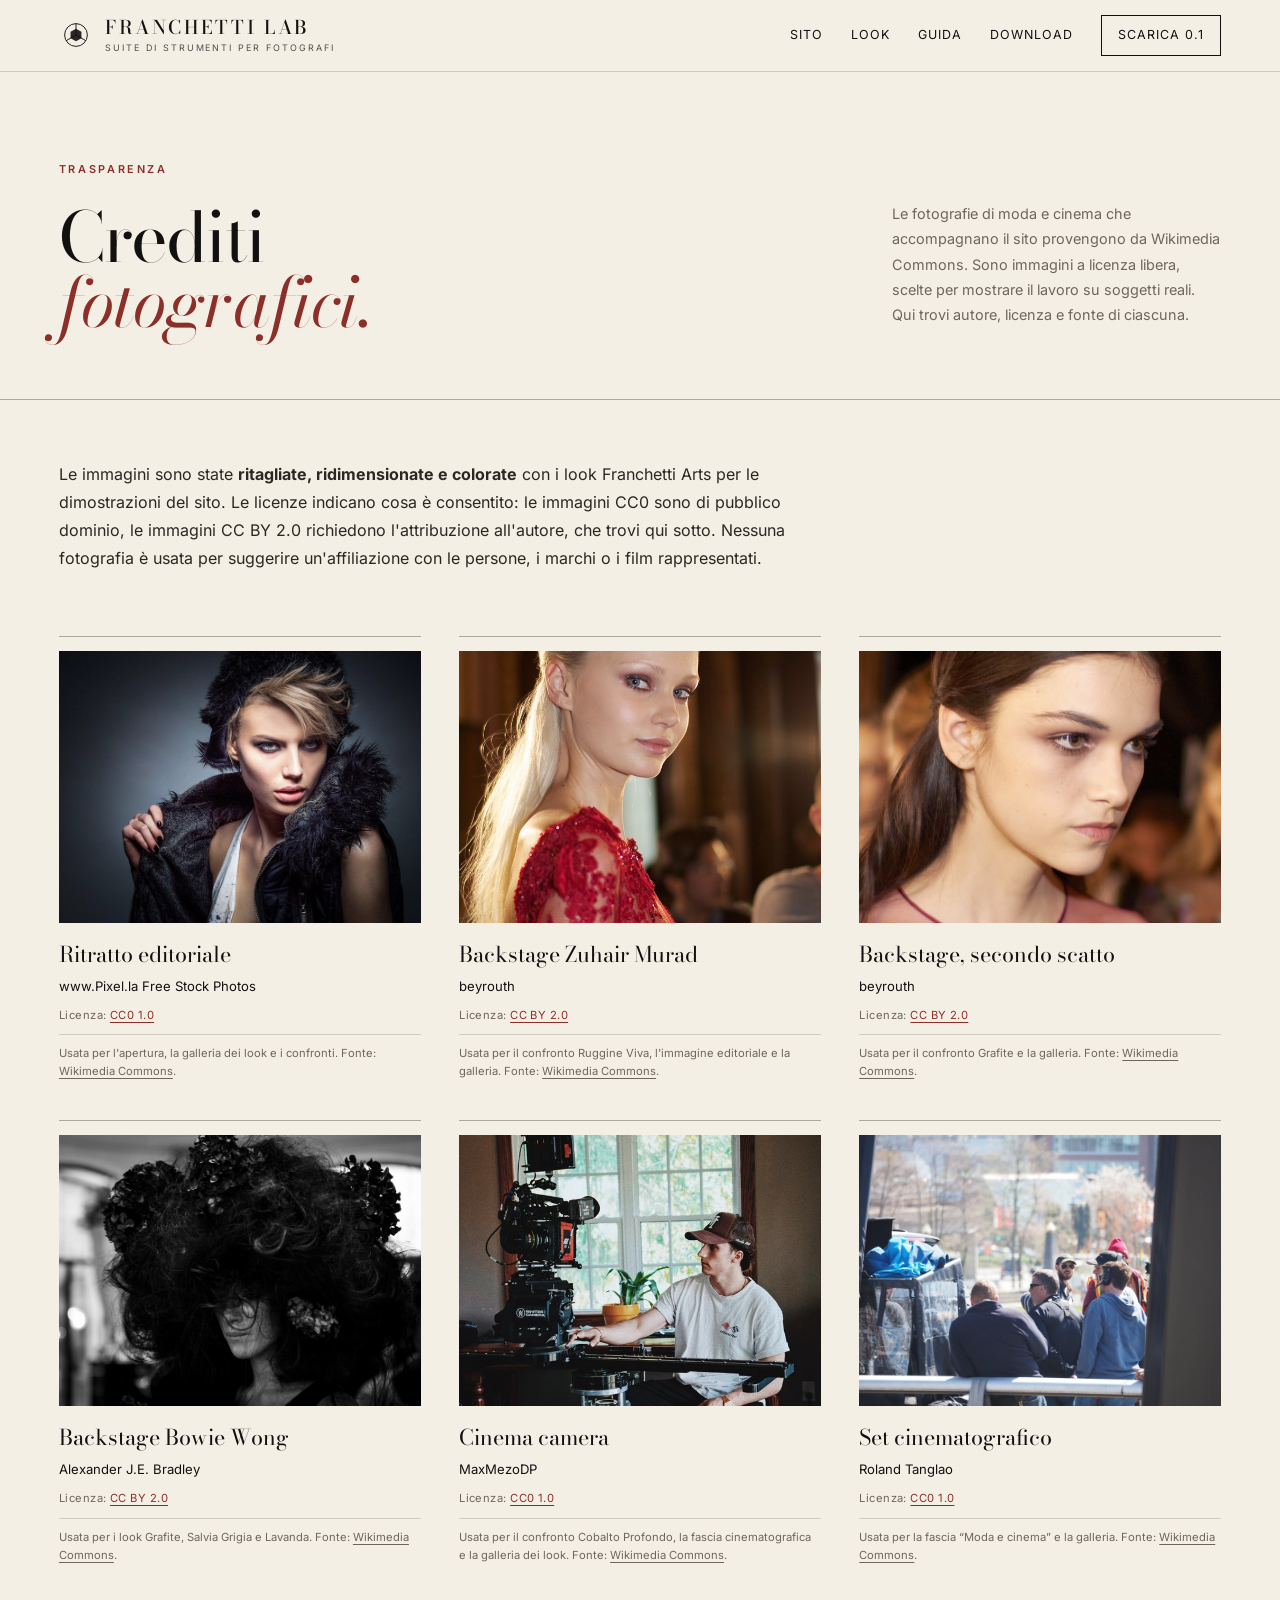
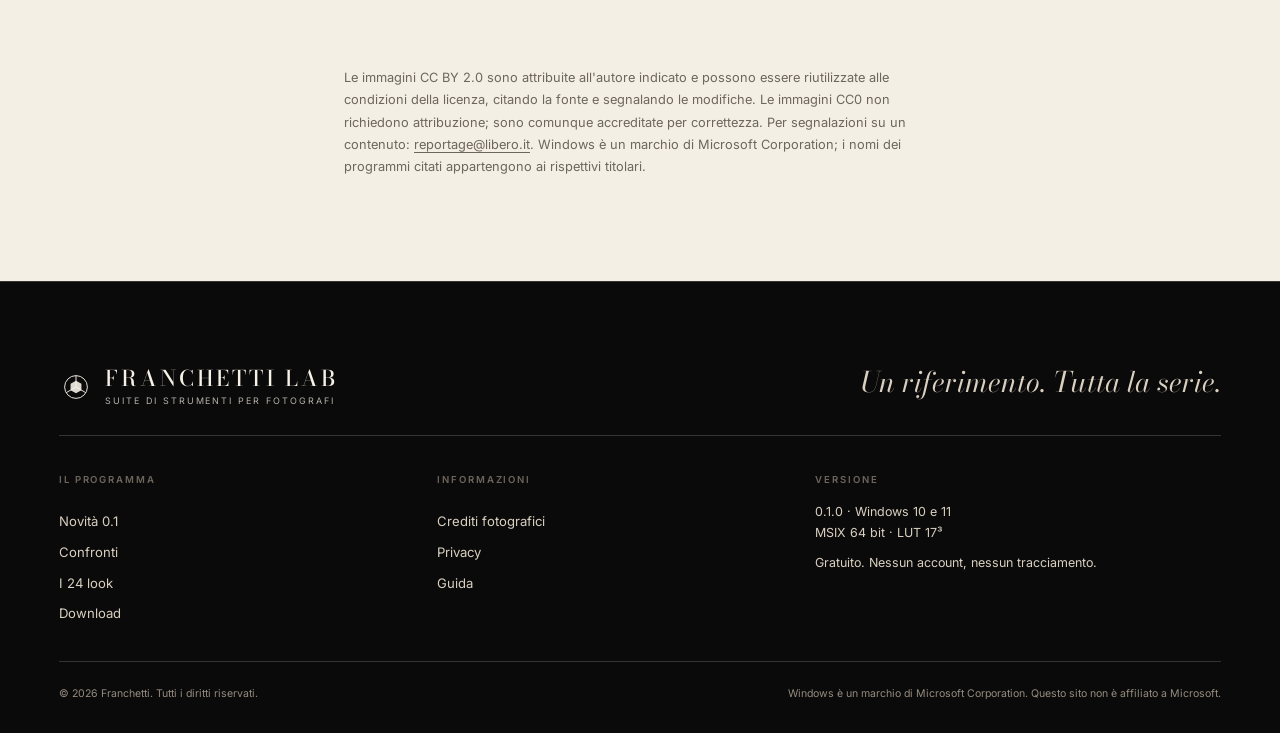
<file: crediti.html>
<!DOCTYPE html>
<html lang="it">
<head>
<meta charset="utf-8" />
<meta name="viewport" content="width=device-width, initial-scale=1" />
<title>Crediti fotografici — Franchetti Lab</title>
<meta name="description" content="Autori, licenze e fonti delle fotografie di moda e cinema usate nelle dimostrazioni di Franchetti Lab." />
<link rel="canonical" href="https://franchettibiagio.github.io/franchetti-lab-site/crediti.html" />
<meta name="theme-color" content="#f4efe5" />
<meta name="robots" content="index, follow" />
<link rel="icon" href="assets/favicon.png" />
<link rel="apple-touch-icon" href="assets/apple-touch-icon.png" />
<meta property="og:type" content="website" />
<meta property="og:site_name" content="Franchetti Lab" />
<meta property="og:url" content="https://franchettibiagio.github.io/franchetti-lab-site/crediti.html" />
<meta property="og:title" content="Crediti fotografici — Franchetti Lab" />
<meta property="og:description" content="Autori, licenze e fonti delle fotografie di moda e cinema usate nelle dimostrazioni di Franchetti Lab." />
<meta property="og:image" content="https://franchettibiagio.github.io/franchetti-lab-site/assets/og-image.jpg" />
<meta property="og:locale" content="it_IT" />
<link rel="preload" href="assets/fonts/bodoni-moda.woff2" as="font" type="font/woff2" crossorigin />
<link rel="preload" href="assets/fonts/inter.woff2" as="font" type="font/woff2" crossorigin />
<link rel="stylesheet" href="styles.css" />
<script>document.documentElement.classList.add("js");</script>
</head>
<body class="pagina-interna">

<a class="salta" href="#contenuto">Vai al contenuto</a>

<header class="testata testata--solida" id="testata">
  <div class="testata__interna">
    <a class="marchio" href="index.html" aria-label="Franchetti Lab, torna al sito">
      <svg class="marchio__segno" viewBox="0 0 40 40" aria-hidden="true" focusable="false">
        <circle cx="20" cy="20" r="13.4" fill="none" stroke="currentColor" stroke-width="1.1" />
        <polygon points="20,12.6 26.4,16.3 26.4,23.7 20,27.4 13.6,23.7 13.6,16.3" fill="currentColor" opacity=".9" />
        <path d="M20 20 20 6.6M20 20 31.6 26.7M20 20 8.4 26.7" stroke="currentColor" stroke-width="1.1" />
      </svg>
      <span class="marchio__testo">
        <strong>Franchetti Lab</strong>
        <small>Suite di strumenti per fotografi</small>
      </span>
    </a>

    <button class="menu__bottone" id="menuBottone" aria-expanded="false" aria-controls="menu">
      <span></span><span></span><span></span>
      <span class="solo-lettori">Apri il menu</span>
    </button>

    <nav class="menu" id="menu" aria-label="Collegamenti">
      <a href="index.html">Sito</a>
      <a href="index.html#look">Look</a>
      <a href="guida.html">Guida</a>
      <a href="index.html#scarica">Download</a>
      <a class="menu__cta" href="index.html#scarica">Scarica 0.1</a>
    </nav>
  </div>
</header>

<main id="contenuto">

  <section class="apertura-interna">
    <div class="contenitore">
      <p class="occhiello">Trasparenza</p>
      <div class="apertura-interna__griglia">
        <h1 class="display">Crediti<br /><em>fotografici.</em></h1>
        <p class="apertura-interna__nota">
          Le fotografie di moda e cinema che accompagnano il sito provengono
          da Wikimedia Commons. Sono immagini a licenza libera, scelte per
          mostrare il lavoro su soggetti reali. Qui trovi autore, licenza e
          fonte di ciascuna.
        </p>
      </div>
    </div>
  </section>

  <div class="contenitore">
    <p class="crediti-intro" style="padding-top: clamp(40px, 5vw, 60px);">
      Le immagini sono state <strong>ritagliate, ridimensionate e colorate</strong>
      con i look Franchetti Arts per le dimostrazioni del sito. Le licenze
      indicano cosa è consentito: le immagini CC0 sono di pubblico dominio, le
      immagini CC BY 2.0 richiedono l'attribuzione all'autore, che trovi qui
      sotto. Nessuna fotografia è usata per suggerire un'affiliazione con le
      persone, i marchi o i film rappresentati.
    </p>

    <div class="crediti">

      <article class="credito">
        <img src="assets/crediti/moda_01.jpg" alt="Ritratto di moda: donna bionda con cappotto scuro su fondo grigio." width="900" height="601" loading="lazy" />
        <h2>Ritratto editoriale</h2>
        <p class="credito__autore">www.Pixel.la Free Stock Photos</p>
        <p class="credito__licenza">
          Licenza:
          <a href="http://creativecommons.org/publicdomain/zero/1.0/deed.en" rel="noopener">CC0 1.0</a>
        </p>
        <p class="credito__uso">
          Usata per l'apertura, la galleria dei look e i confronti.
          Fonte:
          <a href="https://commons.wikimedia.org/wiki/File:Fashion-woman-model-portrait_(24300464886).jpg" rel="noopener">Wikimedia Commons</a>.
        </p>
      </article>

      <article class="credito">
        <img src="assets/crediti/moda_02.jpg" alt="Backstage di moda: modella bionda con abito rosso in un interno caldo." width="675" height="900" loading="lazy" />
        <h2>Backstage Zuhair Murad</h2>
        <p class="credito__autore">beyrouth</p>
        <p class="credito__licenza">
          Licenza:
          <a href="https://creativecommons.org/licenses/by/2.0" rel="noopener">CC BY 2.0</a>
        </p>
        <p class="credito__uso">
          Usata per il confronto Ruggine Viva, l'immagine editoriale e la
          galleria. Fonte:
          <a href="https://commons.wikimedia.org/wiki/File:Isabella_Lindblom,_backstage_Zuhair_Murad_(7519151886).jpg" rel="noopener">Wikimedia Commons</a>.
        </p>
      </article>

      <article class="credito">
        <img src="assets/crediti/moda_03.jpg" alt="Backstage di moda: primo piano di una modella con abito rosa trasparente." width="741" height="900" loading="lazy" />
        <h2>Backstage, secondo scatto</h2>
        <p class="credito__autore">beyrouth</p>
        <p class="credito__licenza">
          Licenza:
          <a href="https://creativecommons.org/licenses/by/2.0" rel="noopener">CC BY 2.0</a>
        </p>
        <p class="credito__uso">
          Usata per il confronto Grafite e la galleria. Fonte:
          <a href="https://commons.wikimedia.org/wiki/File:Isabella_Melo,_backstage_Zuhair_Murad_(7519157364)_(cropped).jpg" rel="noopener">Wikimedia Commons</a>.
        </p>
      </article>

      <article class="credito">
        <img src="assets/crediti/moda_04.jpg" alt="Backstage in bianco e nero: acconciatura scultorea con fiori." width="900" height="601" loading="lazy" />
        <h2>Backstage Bowie Wong</h2>
        <p class="credito__autore">Alexander J.E. Bradley</p>
        <p class="credito__licenza">
          Licenza:
          <a href="https://creativecommons.org/licenses/by/2.0" rel="noopener">CC BY 2.0</a>
        </p>
        <p class="credito__uso">
          Usata per i look Grafite, Salvia Grigia e Lavanda.
          Fonte:
          <a href="https://commons.wikimedia.org/wiki/File:Backstage_with_Bowie_Wong_(27577904643).jpg" rel="noopener">Wikimedia Commons</a>.
        </p>
      </article>

      <article class="credito">
        <img src="assets/crediti/cinema_01.jpg" alt="Operatore con cinema camera digitale davanti a una finestra." width="600" height="900" loading="lazy" />
        <h2>Cinema camera</h2>
        <p class="credito__autore">MaxMezoDP</p>
        <p class="credito__licenza">
          Licenza:
          <a href="http://creativecommons.org/publicdomain/zero/1.0/deed.en" rel="noopener">CC0 1.0</a>
        </p>
        <p class="credito__uso">
          Usata per il confronto Cobalto Profondo, la fascia cinematografica e la galleria dei look.
          Fonte:
          <a href="https://commons.wikimedia.org/wiki/File:MaxMezoDP.jpg" rel="noopener">Wikimedia Commons</a>.
        </p>
      </article>

      <article class="credito">
        <img src="assets/crediti/cinema_02.jpg" alt="Set cinematografico all'aperto con la troupe al lavoro." width="900" height="675" loading="lazy" />
        <h2>Set cinematografico</h2>
        <p class="credito__autore">Roland Tanglao</p>
        <p class="credito__licenza">
          Licenza:
          <a href="http://creativecommons.org/publicdomain/zero/1.0/deed.en" rel="noopener">CC0 1.0</a>
        </p>
        <p class="credito__uso">
          Usata per la fascia “Moda e cinema” e la galleria. Fonte:
          <a href="https://commons.wikimedia.org/wiki/File:Deadpool_Vancouver_film_set_11.jpg" rel="noopener">Wikimedia Commons</a>.
        </p>
      </article>

    </div>

    <p class="crediti-nota">
      Le immagini CC BY 2.0 sono attribuite all'autore indicato e possono
      essere riutilizzate alle condizioni della licenza, citando la fonte e
      segnalando le modifiche. Le immagini CC0 non richiedono attribuzione;
      sono comunque accreditate per correttezza. Per segnalazioni su un
      contenuto: <a href="mailto:reportage@libero.it">reportage@libero.it</a>.
      Windows è un marchio di Microsoft Corporation; i nomi dei programmi
      citati appartengono ai rispettivi titolari.
    </p>
  </div>

</main>

<footer class="piede">
  <div class="contenitore">
    <div class="piede__testa">
      <a class="marchio marchio--piede" href="index.html" aria-label="Franchetti Lab, torna al sito">
        <svg class="marchio__segno" viewBox="0 0 40 40" aria-hidden="true" focusable="false">
          <circle cx="20" cy="20" r="13.4" fill="none" stroke="currentColor" stroke-width="1.1" />
          <polygon points="20,12.6 26.4,16.3 26.4,23.7 20,27.4 13.6,23.7 13.6,16.3" fill="currentColor" opacity=".9" />
          <path d="M20 20 20 6.6M20 20 31.6 26.7M20 20 8.4 26.7" stroke="currentColor" stroke-width="1.1" />
        </svg>
        <span class="marchio__testo">
          <strong>Franchetti Lab</strong>
          <small>Suite di strumenti per fotografi</small>
        </span>
      </a>
      <p class="piede__frase">Un riferimento. Tutta la serie.</p>
    </div>
    <div class="piede__colonne">
      <nav aria-label="Sito">
        <h2>Il programma</h2>
        <a href="index.html#novita">Novità 0.1</a>
        <a href="index.html#confronti">Confronti</a>
        <a href="index.html#look">I 24 look</a>
        <a href="index.html#scarica">Download</a>
      </nav>
      <nav aria-label="Informazioni">
        <h2>Informazioni</h2>
        <a href="crediti.html">Crediti fotografici</a>
        <a href="privacy.html">Privacy</a>
        <a href="guida.html">Guida</a>
      </nav>
      <div class="piede__nota">
        <h2>Versione</h2>
        <p>0.1.0 · Windows 10 e 11<br />MSIX 64 bit · LUT 17³</p>
        <p>Gratuito. Nessun account, nessun tracciamento.</p>
      </div>
    </div>
    <div class="piede__legale">
      <p>© <span id="anno">2026</span> Franchetti. Tutti i diritti riservati.</p>
      <p>Windows è un marchio di Microsoft Corporation. Questo sito non è affiliato a Microsoft.</p>
    </div>
  </div>
</footer>

<script src="app.js"></script>
</body>
</html>
</file>
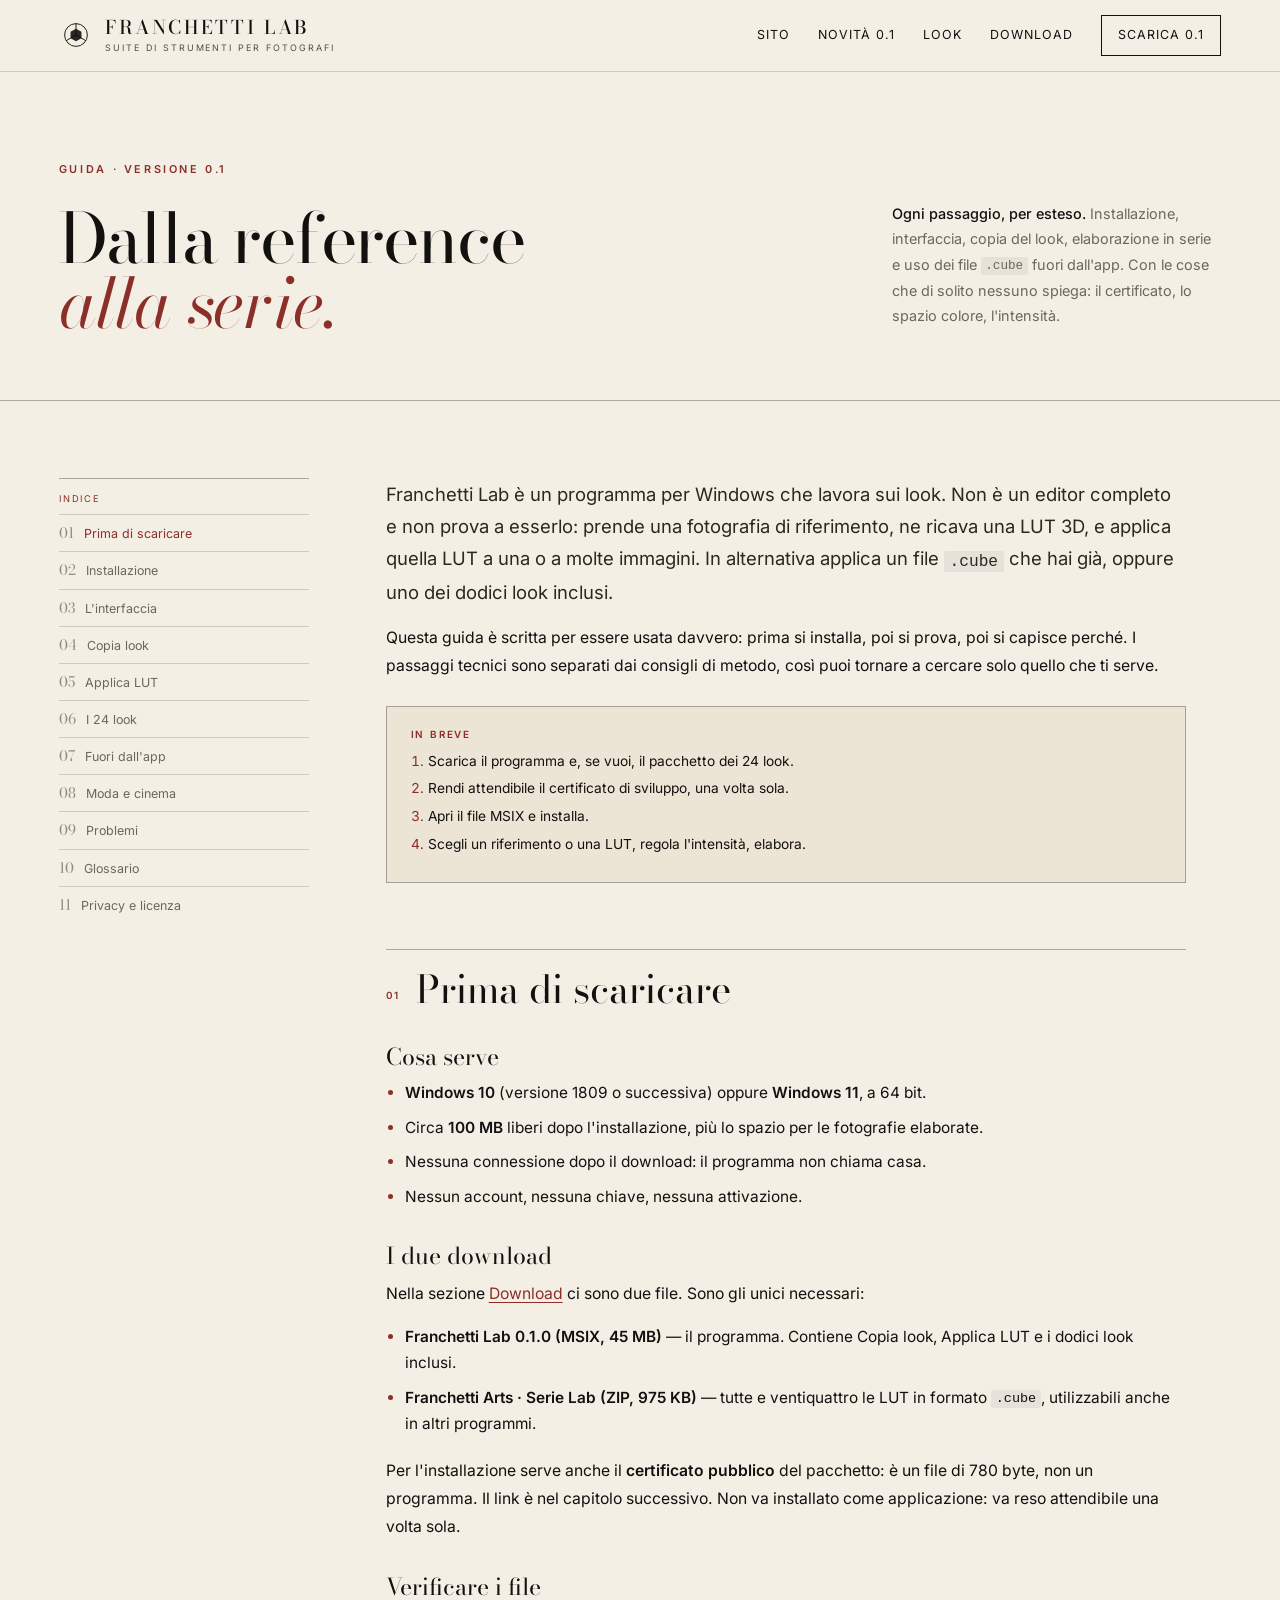
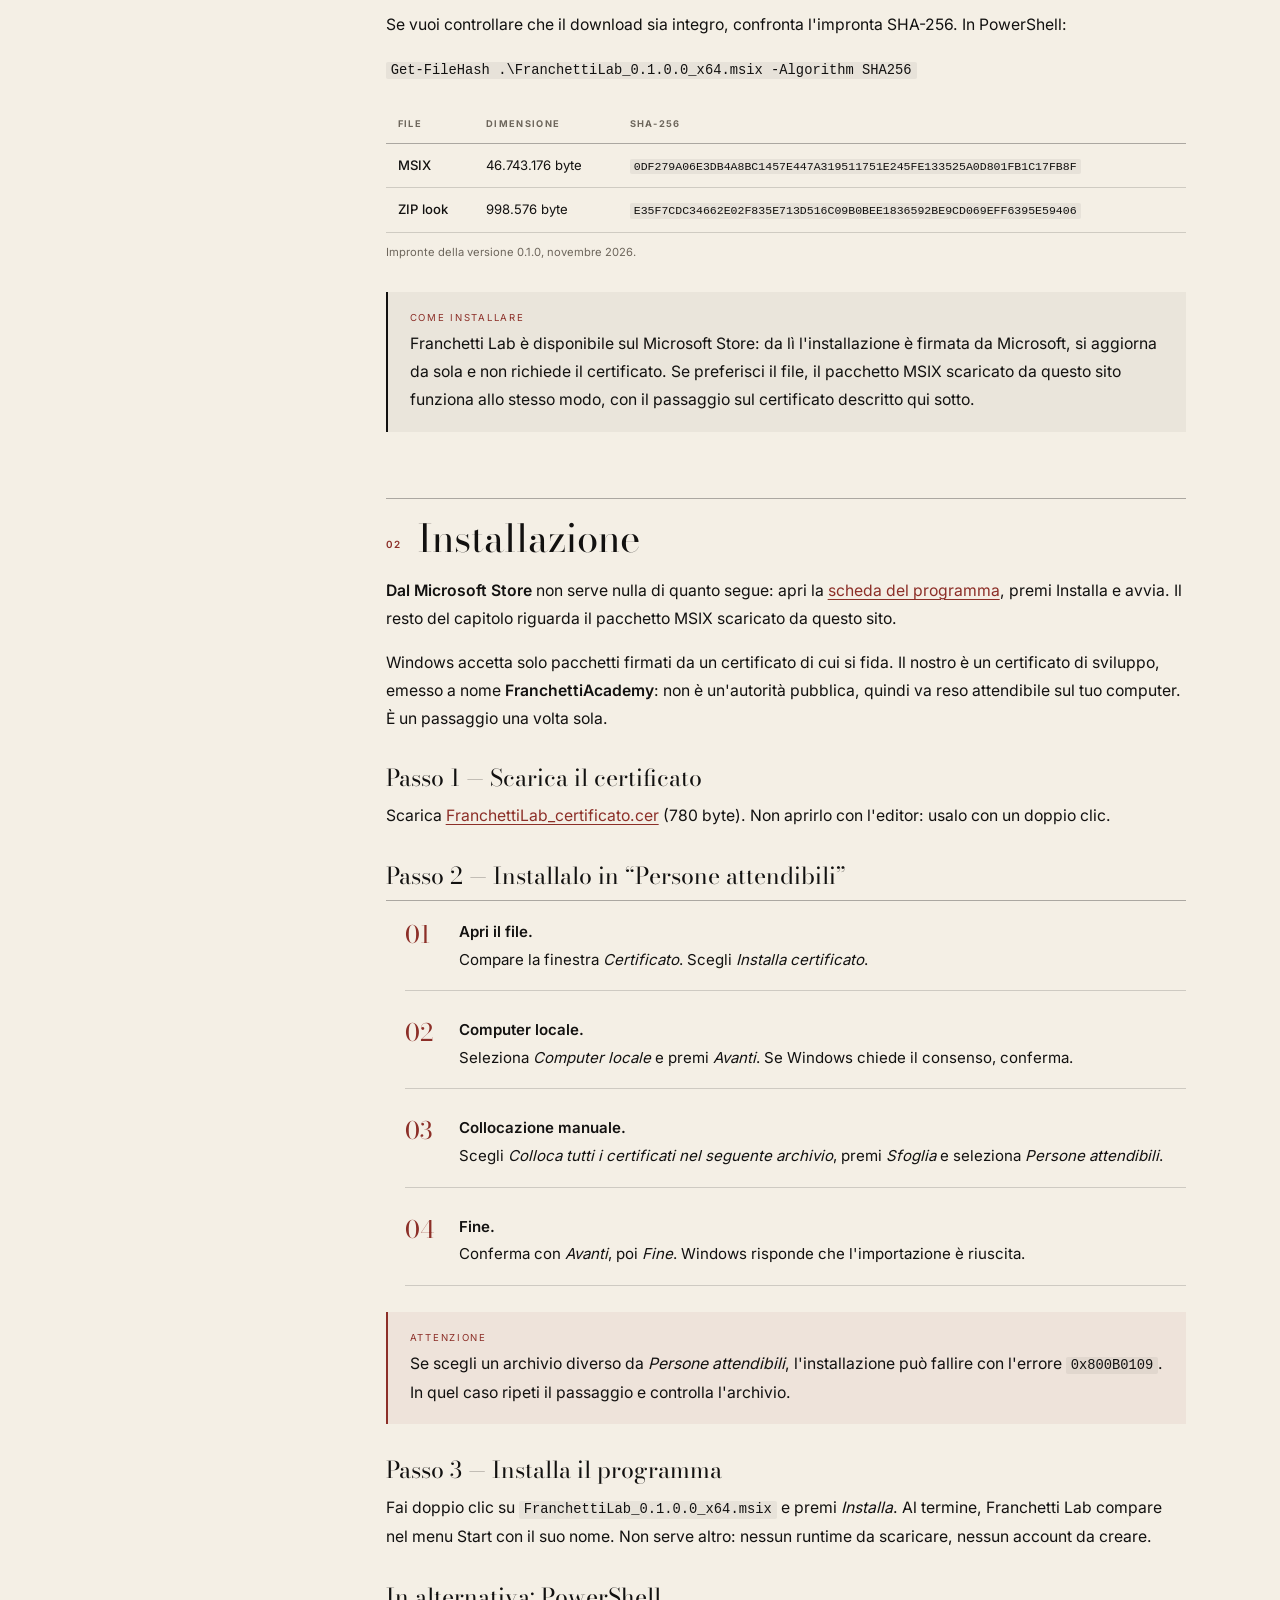
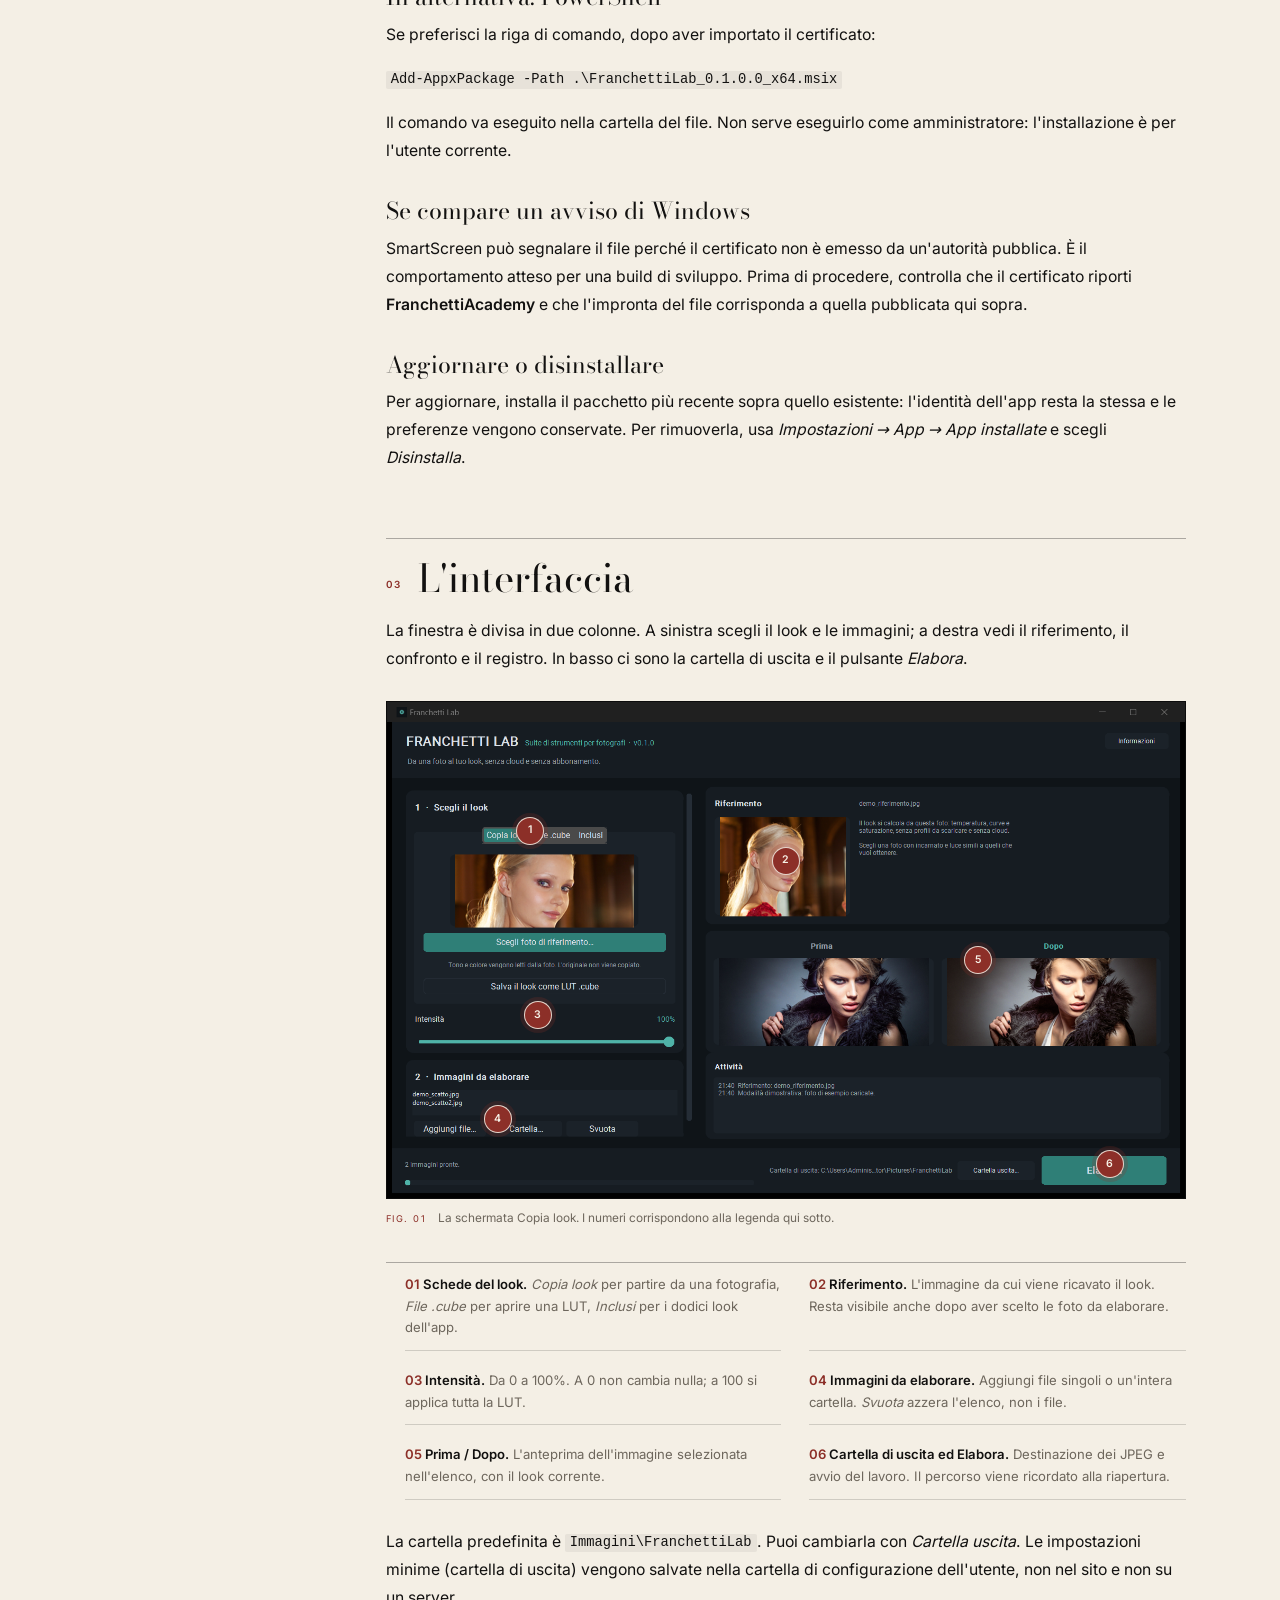
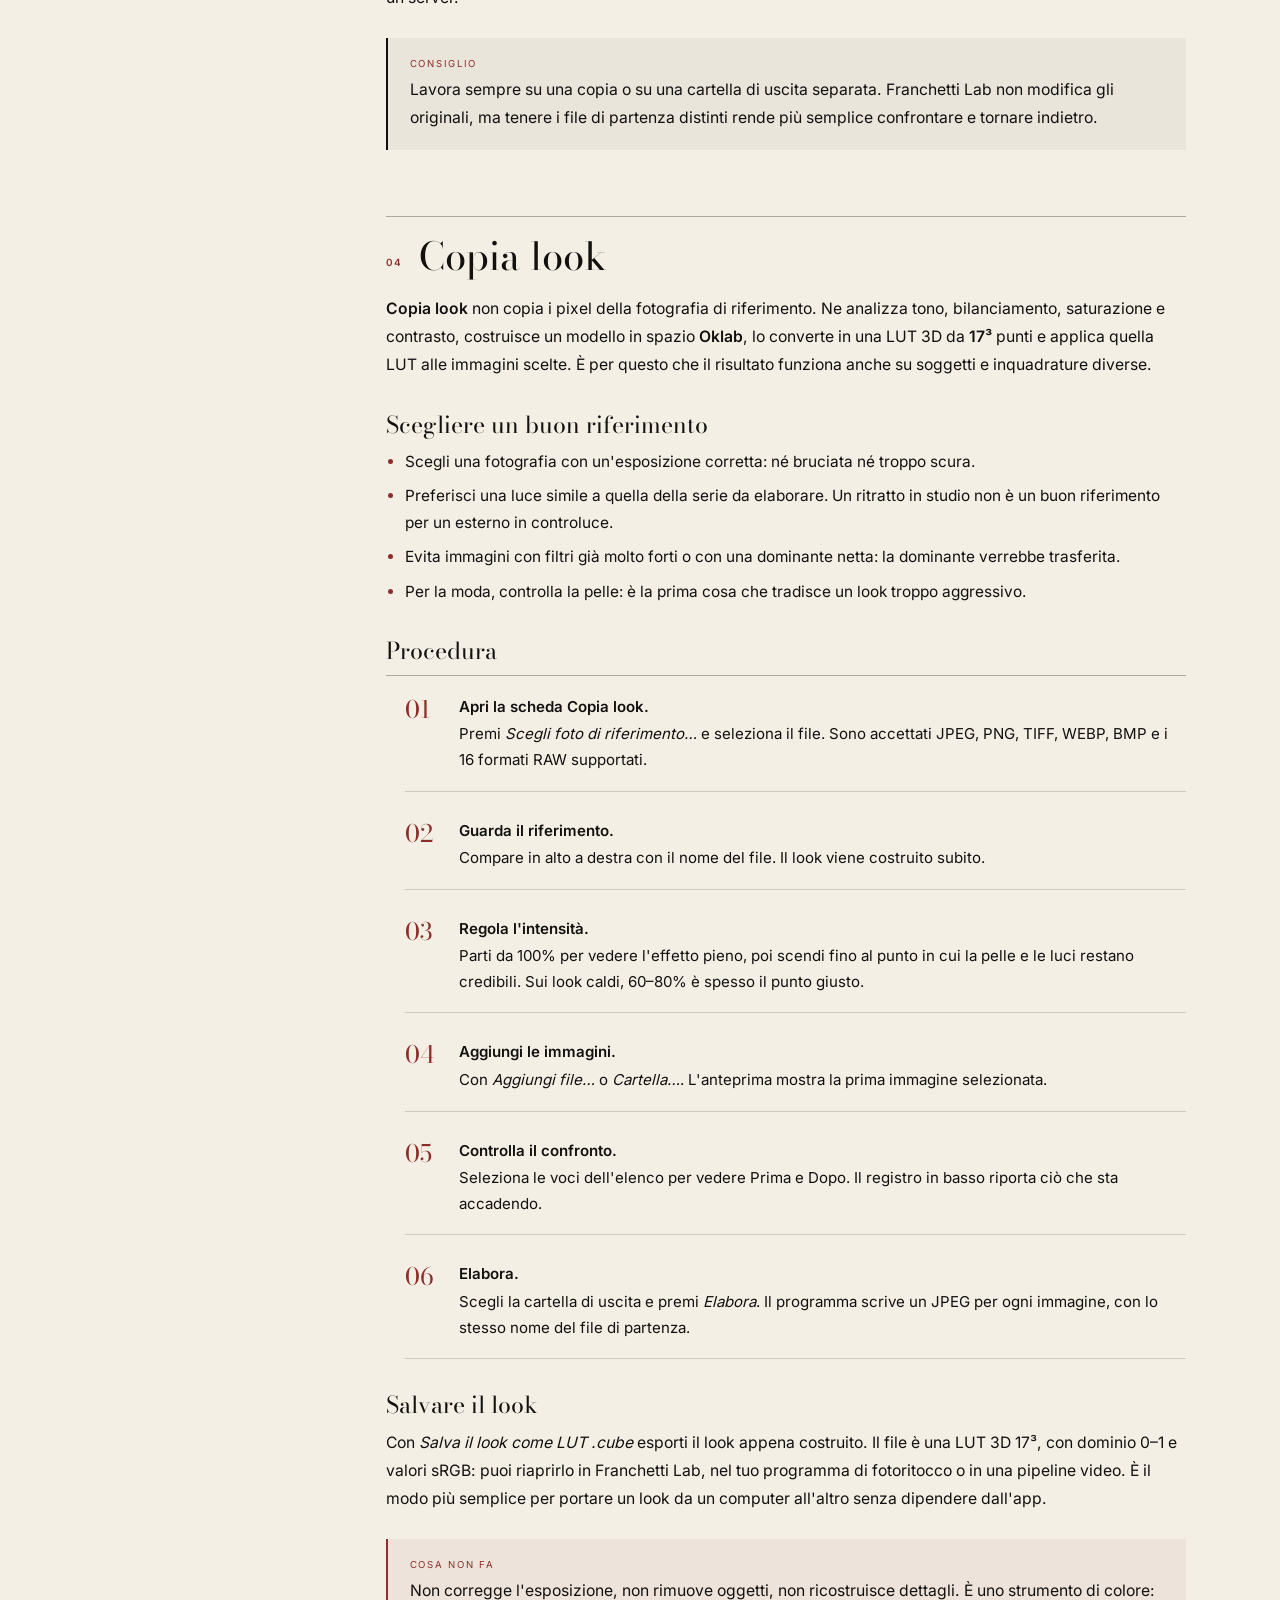
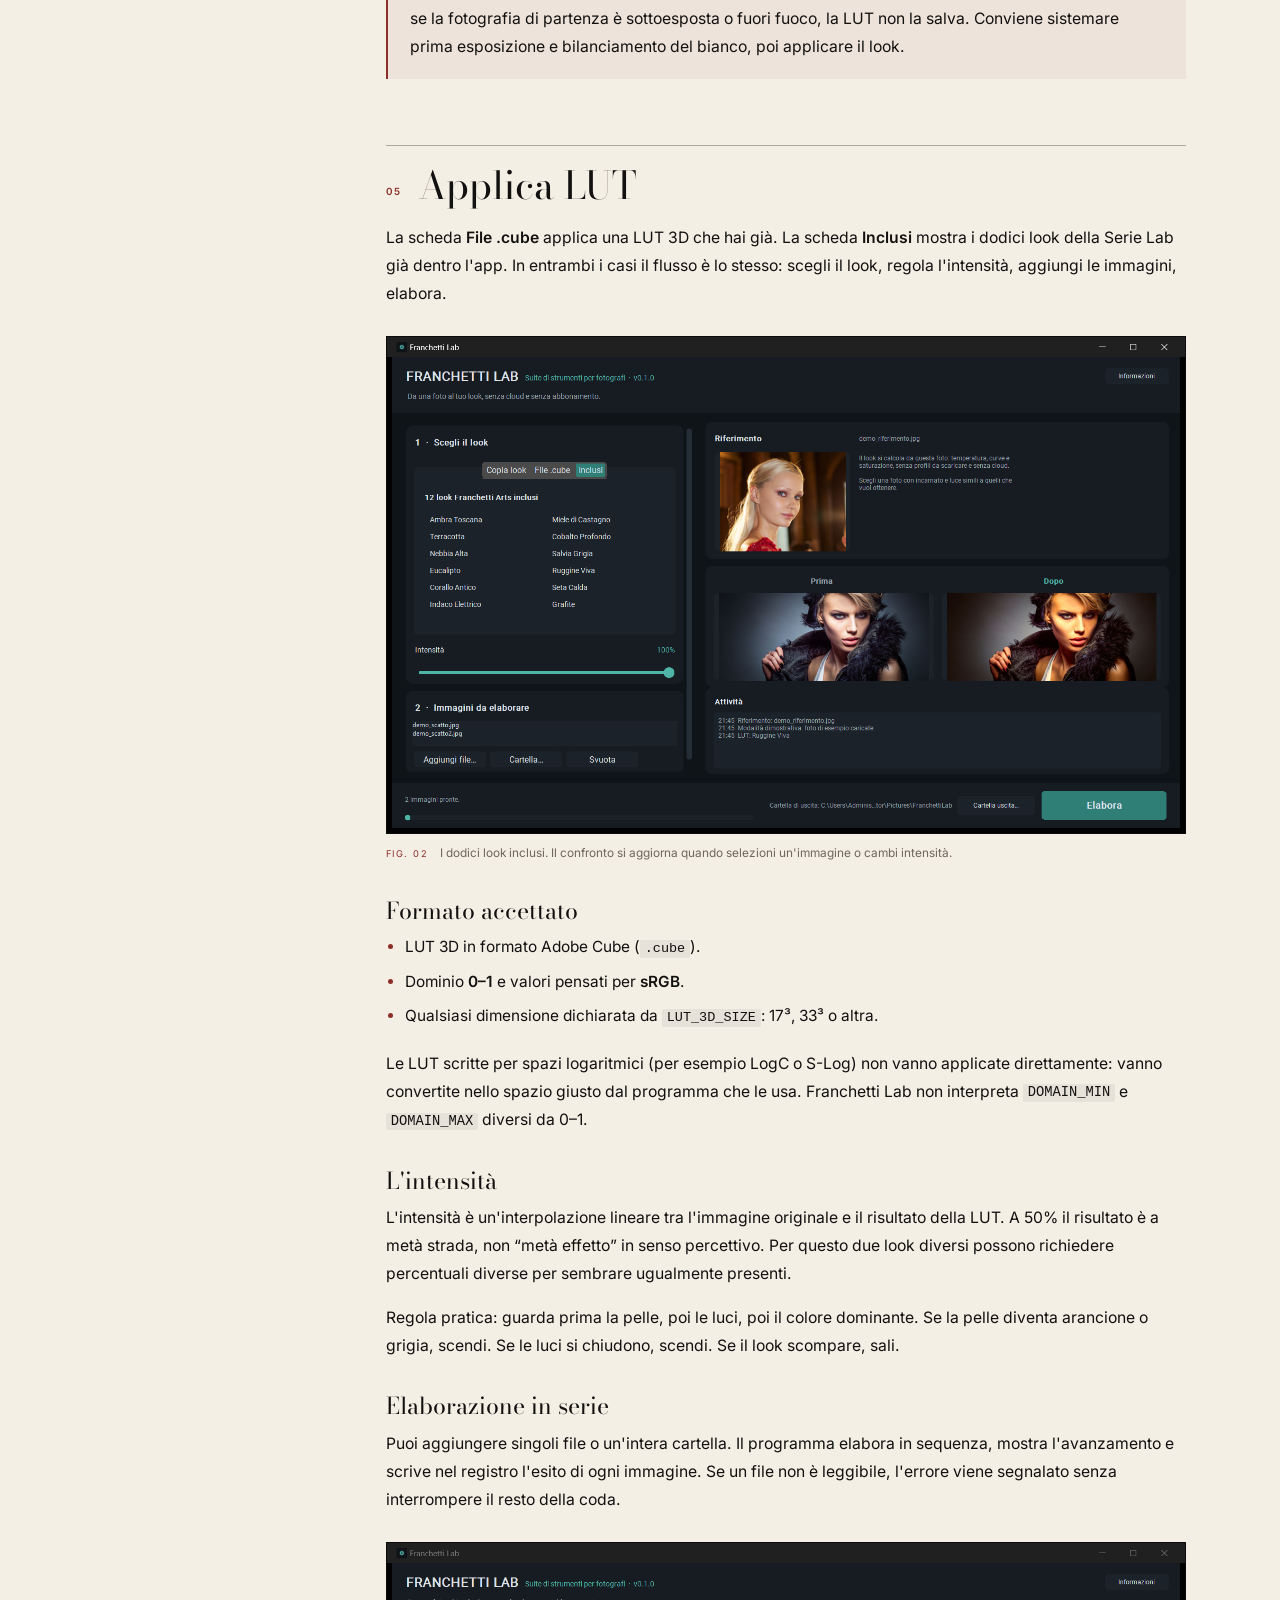
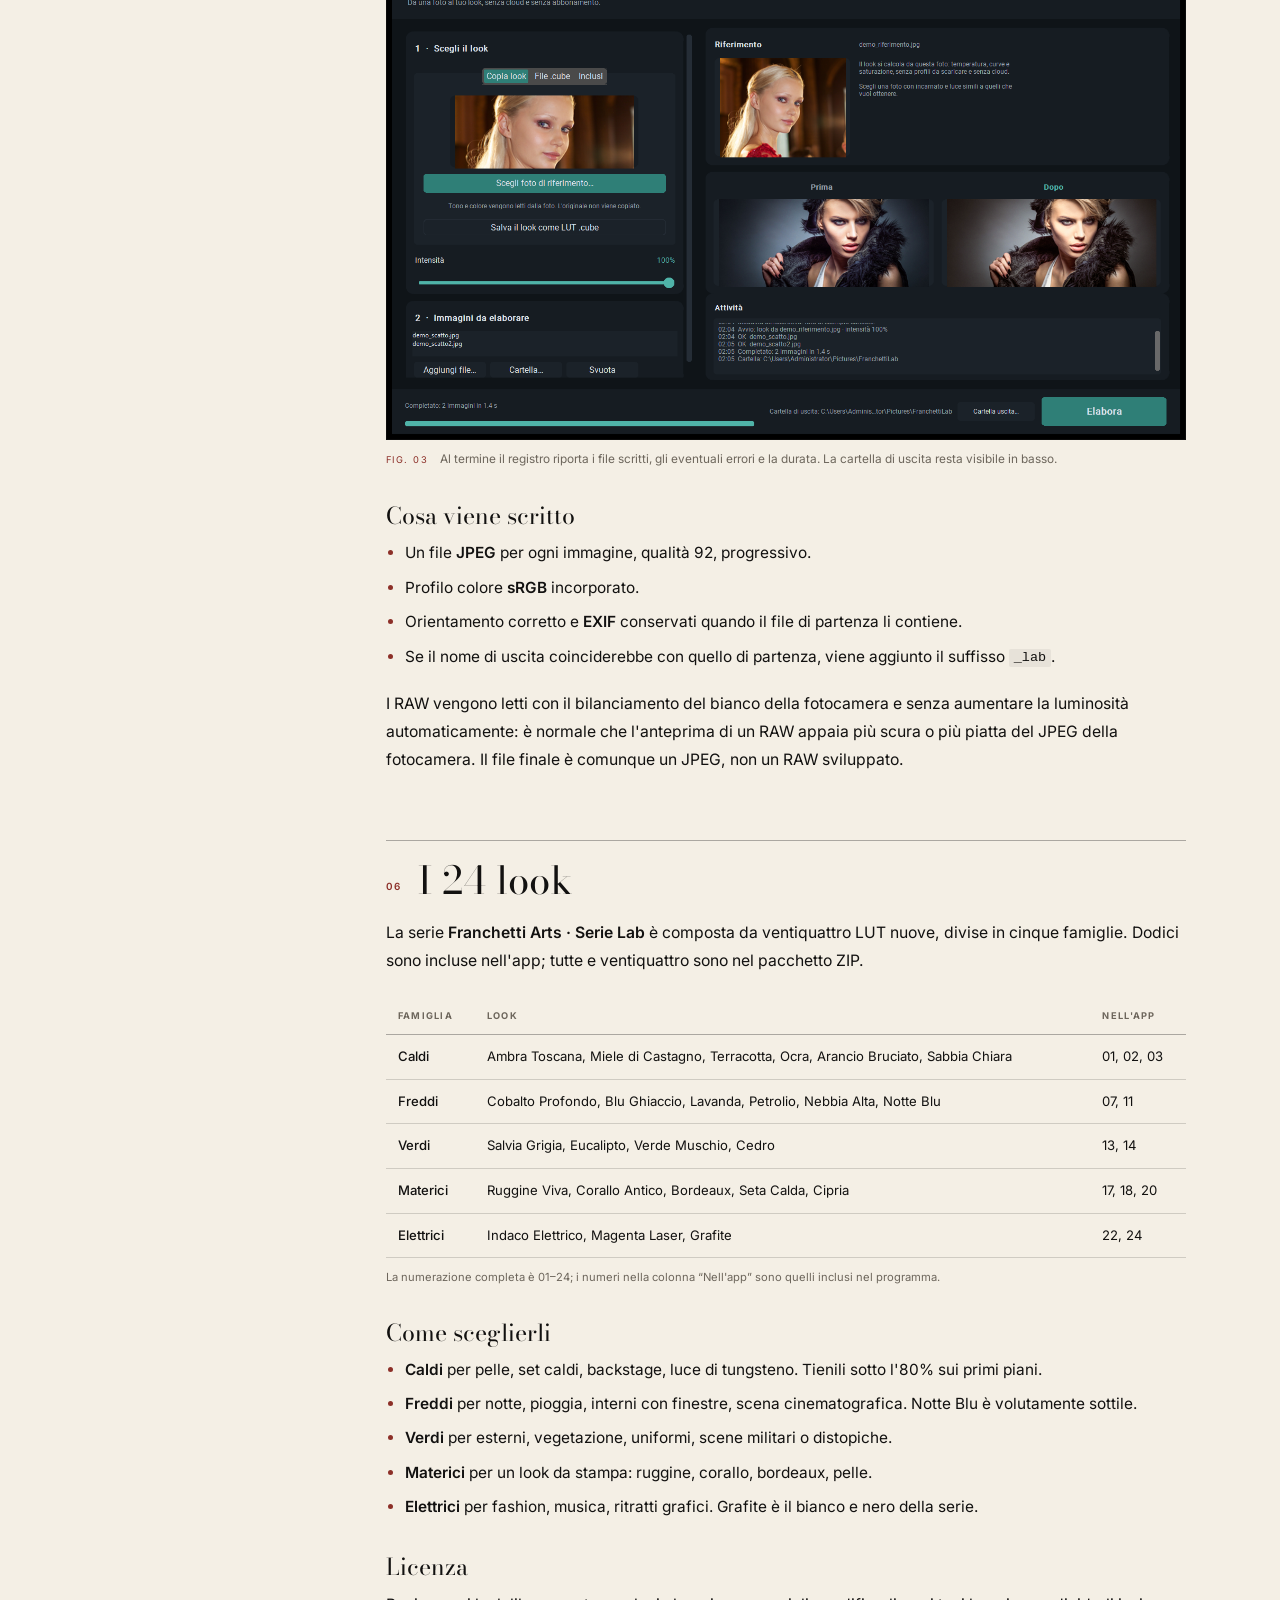
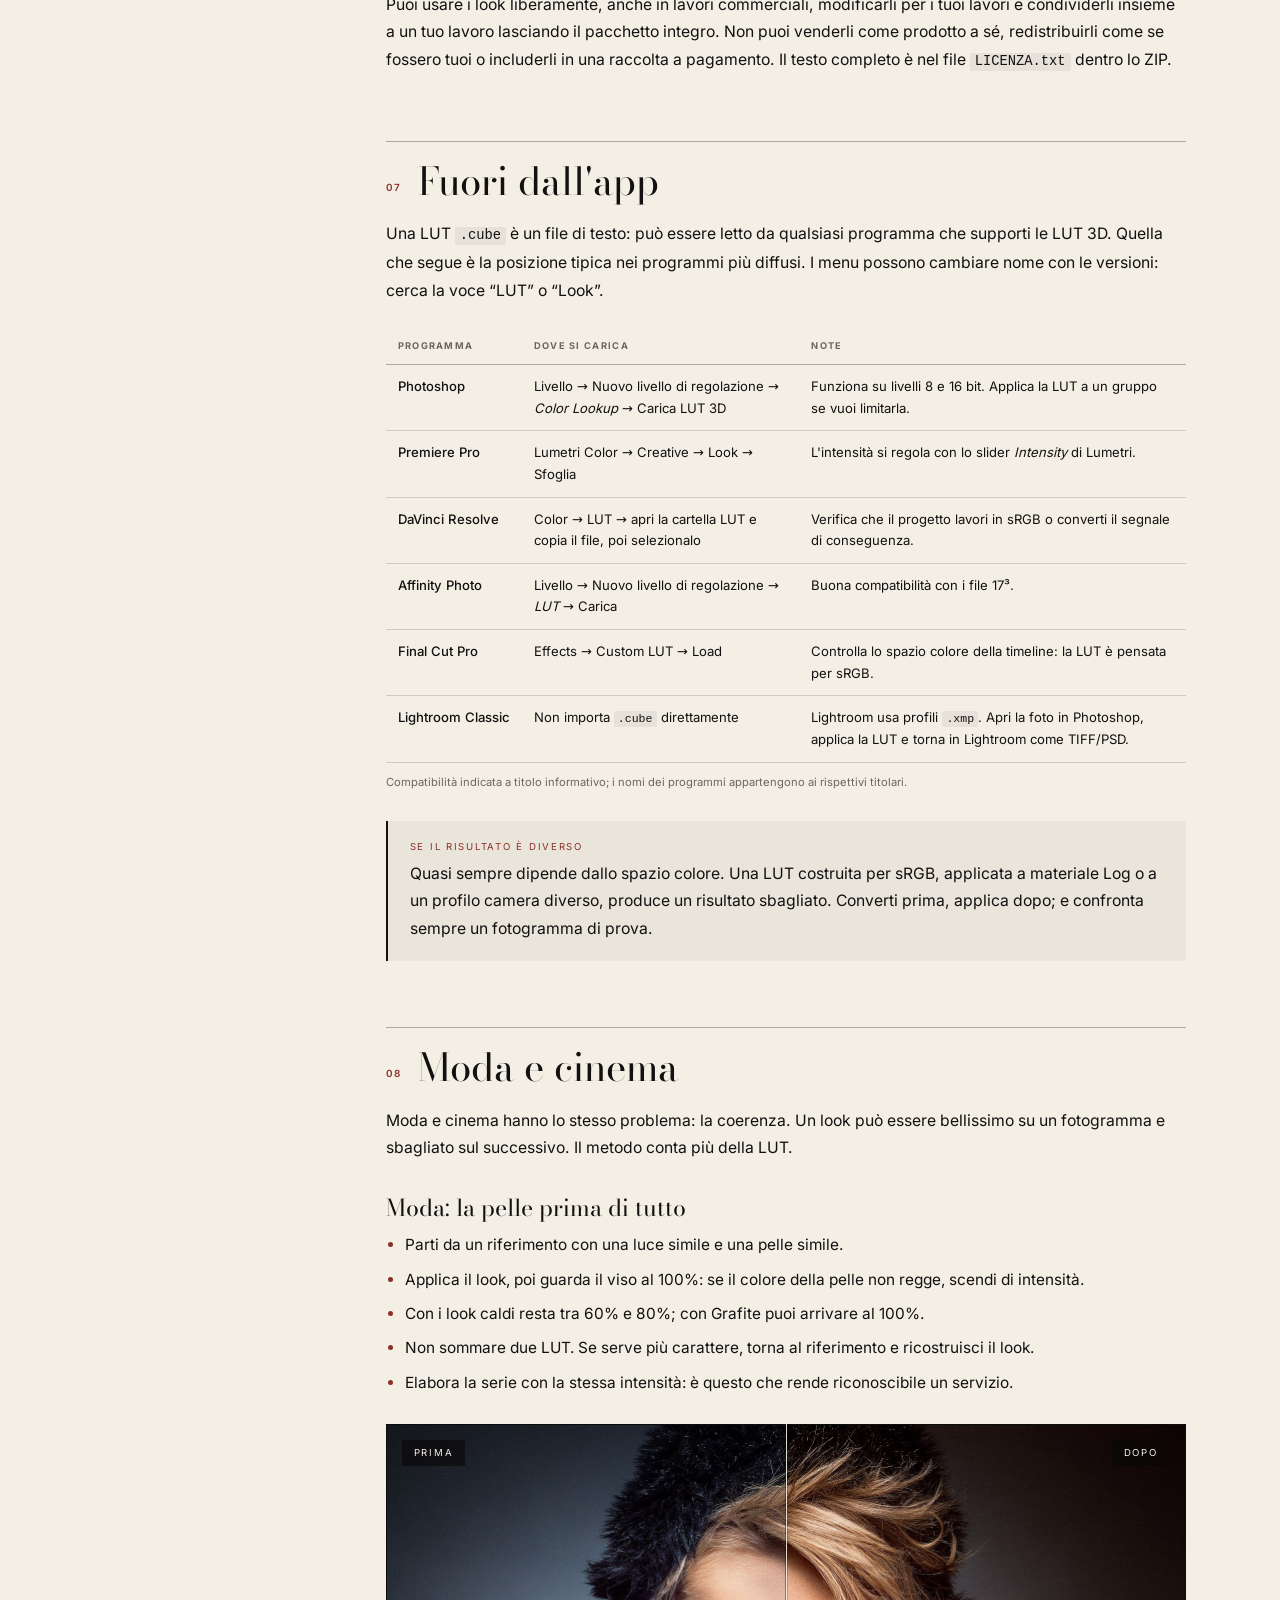
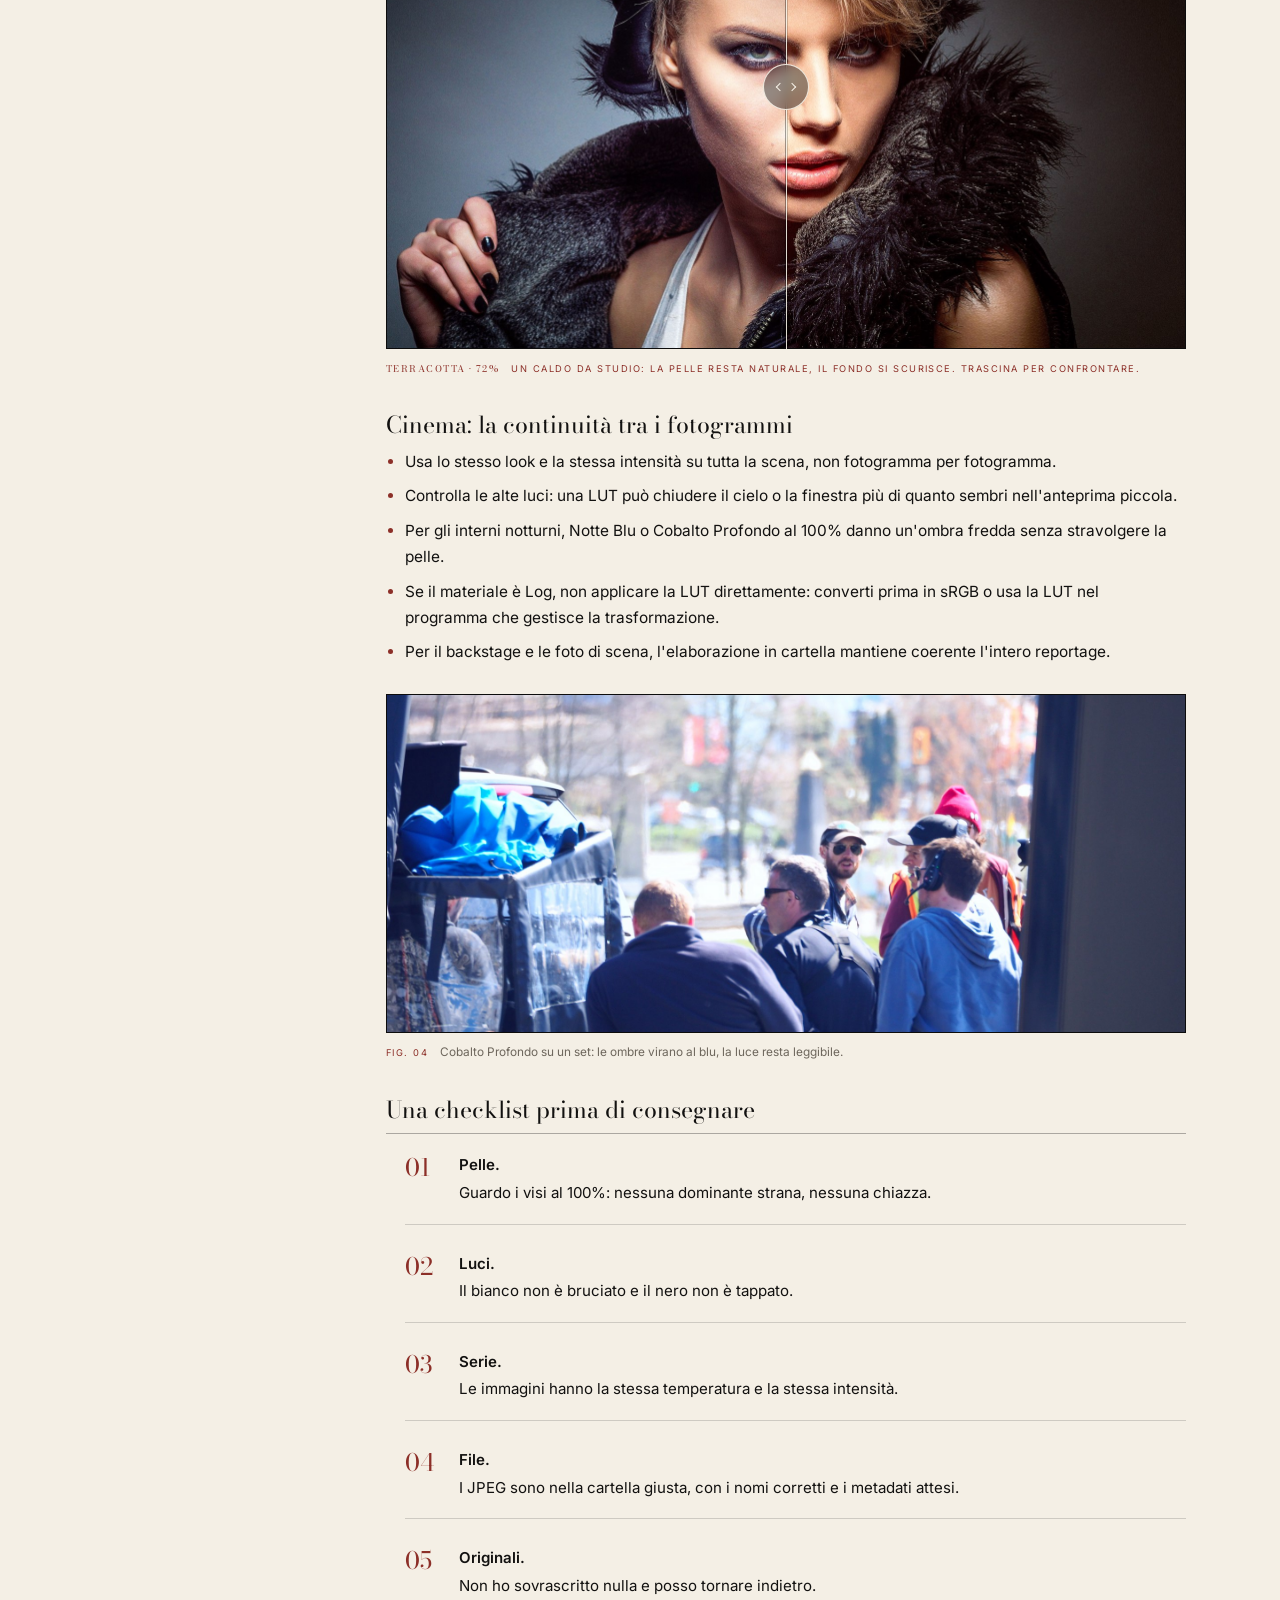
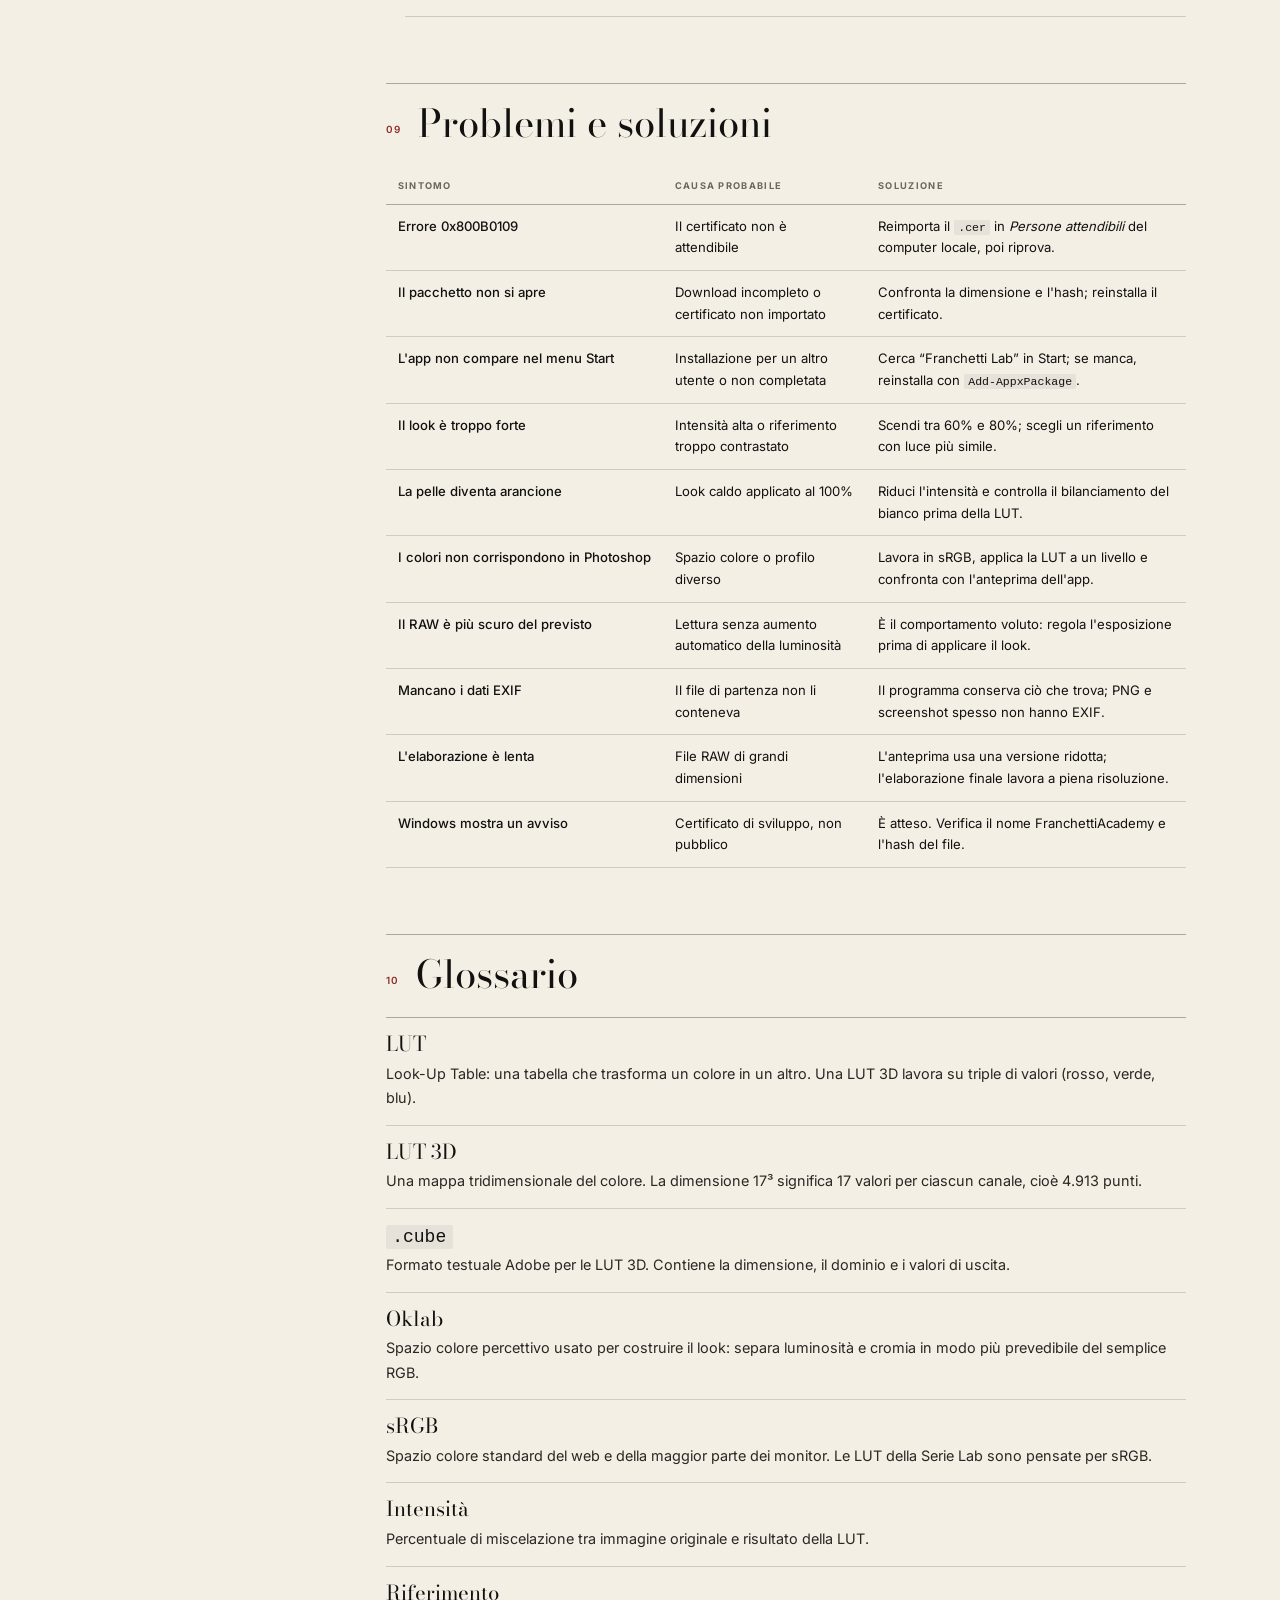
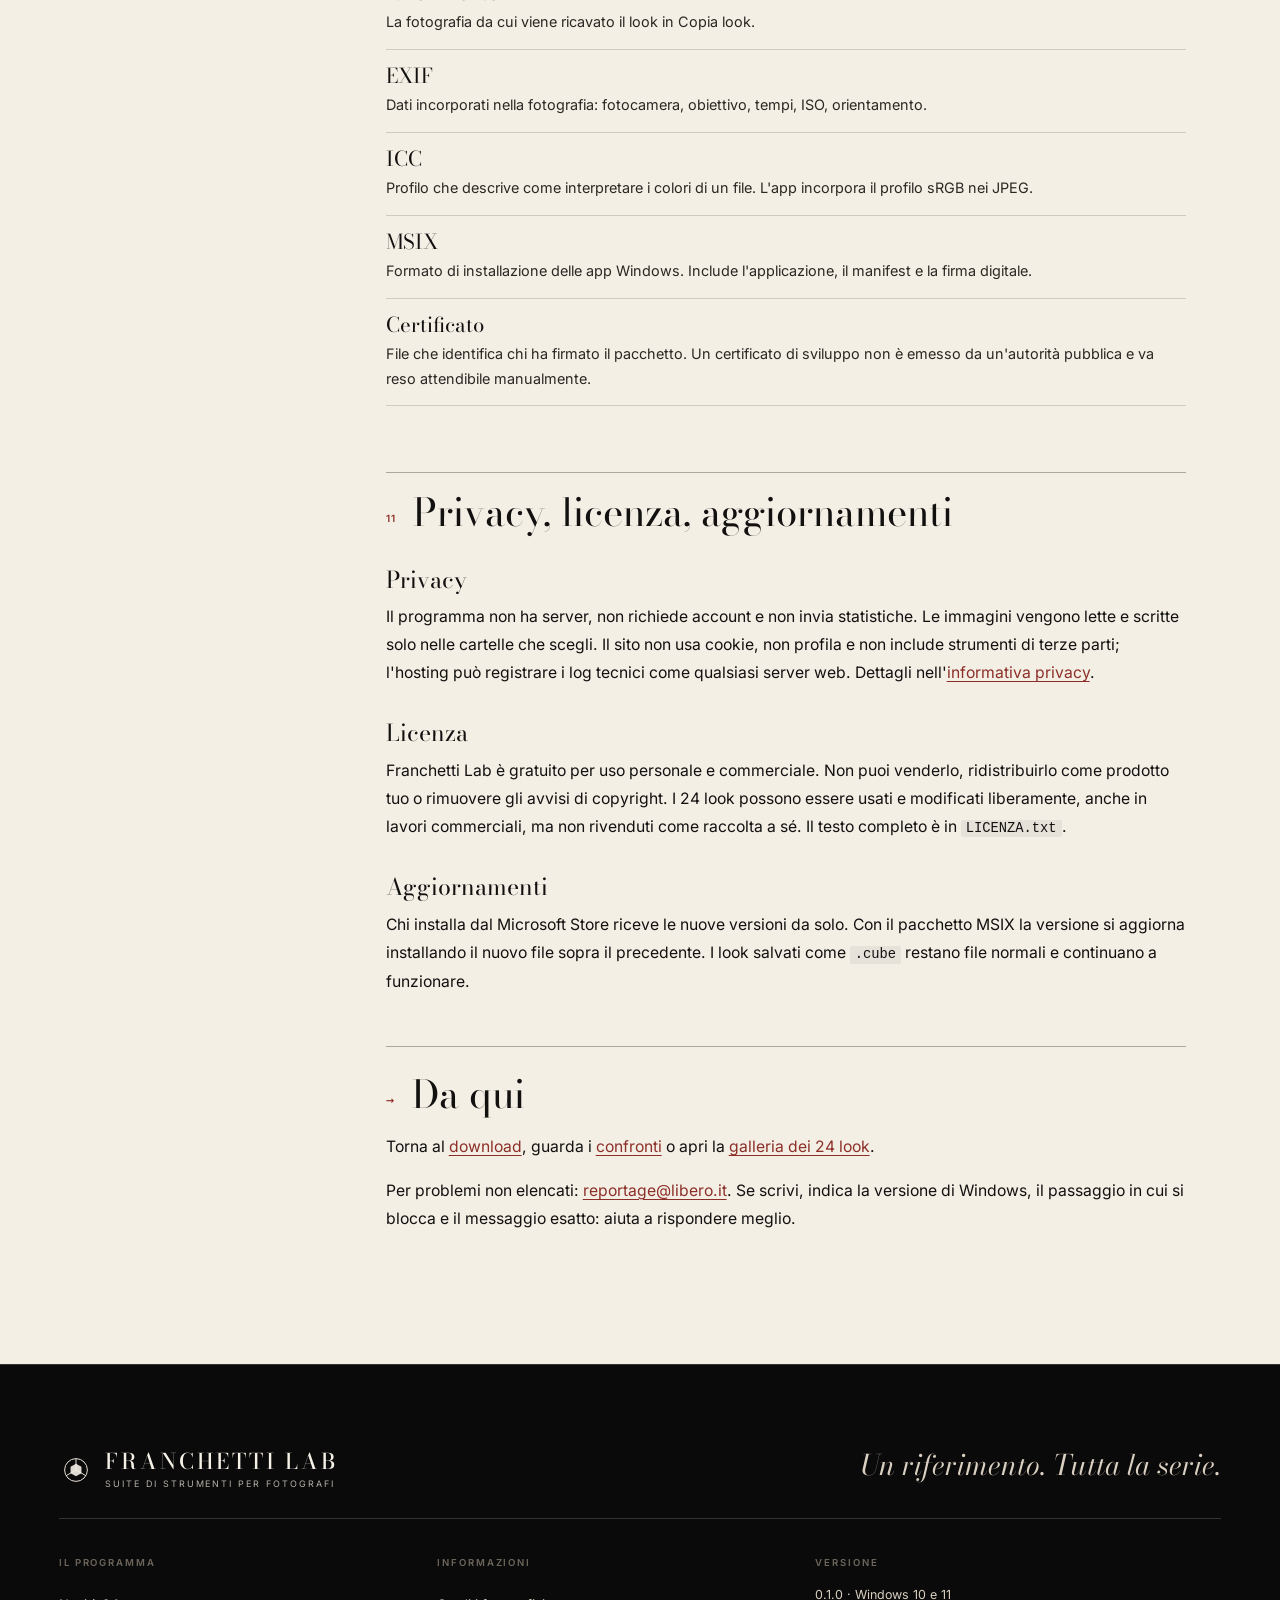
<file: guida.html>
<!DOCTYPE html>
<html lang="it">
<head>
<meta charset="utf-8" />
<meta name="viewport" content="width=device-width, initial-scale=1" />
<title>Guida — Franchetti Lab 0.1</title>
<meta name="description" content="Guida completa a Franchetti Lab 0.1: installazione del certificato e dell'MSIX, interfaccia, Copia look, Applica LUT, uso dei file .cube in Photoshop, Premiere, Resolve, consigli per moda e cinema." />
<link rel="canonical" href="https://franchettibiagio.github.io/franchetti-lab-site/guida.html" />
<meta name="theme-color" content="#f4efe5" />
<meta name="robots" content="index, follow" />
<link rel="icon" href="assets/favicon.png" />
<link rel="apple-touch-icon" href="assets/apple-touch-icon.png" />
<meta property="og:type" content="article" />
<meta property="og:site_name" content="Franchetti Lab" />
<meta property="og:url" content="https://franchettibiagio.github.io/franchetti-lab-site/guida.html" />
<meta property="og:title" content="Guida — Franchetti Lab 0.1" />
<meta property="og:description" content="Dall'installazione alla consegna: ogni passaggio di Franchetti Lab, per esteso." />
<meta property="og:image" content="https://franchettibiagio.github.io/franchetti-lab-site/assets/og-image.jpg" />
<meta property="og:image:width" content="1200" />
<meta property="og:image:height" content="630" />
<meta property="og:locale" content="it_IT" />
<link rel="preload" href="assets/fonts/bodoni-moda.woff2" as="font" type="font/woff2" crossorigin />
<link rel="preload" href="assets/fonts/inter.woff2" as="font" type="font/woff2" crossorigin />
<link rel="stylesheet" href="styles.css" />
<script>document.documentElement.classList.add("js");</script>
</head>
<body class="pagina-interna pagina-guida">

<a class="salta" href="#contenuto">Vai al contenuto</a>

<header class="testata testata--solida" id="testata">
  <div class="testata__interna">
    <a class="marchio" href="index.html" aria-label="Franchetti Lab, torna al sito">
      <svg class="marchio__segno" viewBox="0 0 40 40" aria-hidden="true" focusable="false">
        <circle cx="20" cy="20" r="13.4" fill="none" stroke="currentColor" stroke-width="1.1" />
        <polygon points="20,12.6 26.4,16.3 26.4,23.7 20,27.4 13.6,23.7 13.6,16.3" fill="currentColor" opacity=".9" />
        <path d="M20 20 20 6.6M20 20 31.6 26.7M20 20 8.4 26.7" stroke="currentColor" stroke-width="1.1" />
      </svg>
      <span class="marchio__testo">
        <strong>Franchetti Lab</strong>
        <small>Suite di strumenti per fotografi</small>
      </span>
    </a>

    <button class="menu__bottone" id="menuBottone" aria-expanded="false" aria-controls="menu">
      <span></span><span></span><span></span>
      <span class="solo-lettori">Apri il menu</span>
    </button>

    <nav class="menu" id="menu" aria-label="Collegamenti">
      <a href="index.html">Sito</a>
      <a href="index.html#novita">Novità 0.1</a>
      <a href="index.html#look">Look</a>
      <a href="index.html#scarica">Download</a>
      <a class="menu__cta" href="index.html#scarica">Scarica 0.1</a>
    </nav>
  </div>
</header>

<main id="contenuto">

  <section class="apertura-interna" aria-labelledby="titolo-guida">
    <div class="contenitore">
      <p class="occhiello">Guida · versione 0.1</p>
      <div class="apertura-interna__griglia">
        <h1 class="display" id="titolo-guida">Dalla reference<br /><em>alla serie.</em></h1>
        <p class="apertura-interna__nota">
          <strong>Ogni passaggio, per esteso.</strong>
          Installazione, interfaccia, copia del look, elaborazione in serie e
          uso dei file <code>.cube</code> fuori dall'app. Con le cose che di
          solito nessuno spiega: il certificato, lo spazio colore, l'intensità.
        </p>
      </div>
    </div>
  </section>

  <div class="contenitore">
    <div class="guida-griglia">
      <nav class="indice" aria-label="Indice della guida">
        <p class="indice__titolo">Indice</p>
        <a href="#requisiti"><span>01</span> Prima di scaricare</a>
        <a href="#installazione"><span>02</span> Installazione</a>
        <a href="#interfaccia"><span>03</span> L'interfaccia</a>
        <a href="#copia-look"><span>04</span> Copia look</a>
        <a href="#applica-lut"><span>05</span> Applica LUT</a>
        <a href="#look"><span>06</span> I 24 look</a>
        <a href="#fuori-app"><span>07</span> Fuori dall'app</a>
        <a href="#moda-cinema"><span>08</span> Moda e cinema</a>
        <a href="#problemi"><span>09</span> Problemi</a>
        <a href="#glossario"><span>10</span> Glossario</a>
        <a href="#privacy-licenza"><span>11</span> Privacy e licenza</a>
      </nav>

      <article class="guida-articolo">

        <p>
          Franchetti Lab è un programma per Windows che lavora sui look.
          Non è un editor completo e non prova a esserlo: prende una fotografia
          di riferimento, ne ricava una LUT 3D, e applica quella LUT a una o a
          molte immagini. In alternativa applica un file <code>.cube</code> che
          hai già, oppure uno dei dodici look inclusi.
        </p>
        <p>
          Questa guida è scritta per essere usata davvero: prima si installa,
          poi si prova, poi si capisce perché. I passaggi tecnici sono separati
          dai consigli di metodo, così puoi tornare a cercare solo quello che
          ti serve.
        </p>

        <div class="guida-sommario">
          <h2>In breve</h2>
          <ol>
            <li>Scarica il programma e, se vuoi, il pacchetto dei 24 look.</li>
            <li>Rendi attendibile il certificato di sviluppo, una volta sola.</li>
            <li>Apri il file MSIX e installa.</li>
            <li>Scegli un riferimento o una LUT, regola l'intensità, elabora.</li>
          </ol>
        </div>

        <!-- 01 ------------------------------------------------------------ -->
        <h2 id="requisiti"><span class="num">01</span> Prima di scaricare</h2>

        <h3>Cosa serve</h3>
        <ul>
          <li><strong>Windows 10</strong> (versione 1809 o successiva) oppure <strong>Windows 11</strong>, a 64 bit.</li>
          <li>Circa <strong>100 MB</strong> liberi dopo l'installazione, più lo spazio per le fotografie elaborate.</li>
          <li>Nessuna connessione dopo il download: il programma non chiama casa.</li>
          <li>Nessun account, nessuna chiave, nessuna attivazione.</li>
        </ul>

        <h3>I due download</h3>
        <p>
          Nella sezione <a href="index.html#scarica">Download</a> ci sono due
          file. Sono gli unici necessari:
        </p>
        <ul>
          <li>
            <strong>Franchetti Lab 0.1.0 (MSIX, 45 MB)</strong> — il programma.
            Contiene Copia look, Applica LUT e i dodici look inclusi.
          </li>
          <li>
            <strong>Franchetti Arts · Serie Lab (ZIP, 975 KB)</strong> — tutte e
            ventiquattro le LUT in formato <code>.cube</code>, utilizzabili
            anche in altri programmi.
          </li>
        </ul>
        <p>
          Per l'installazione serve anche il <strong>certificato pubblico</strong>
          del pacchetto: è un file di 780 byte, non un programma. Il link è nel
          capitolo successivo. Non va installato come applicazione: va reso
          attendibile una volta sola.
        </p>

        <h3>Verificare i file</h3>
        <p>
          Se vuoi controllare che il download sia integro, confronta l'impronta
          SHA-256. In PowerShell:
        </p>
        <p><code>Get-FileHash .\FranchettiLab_0.1.0.0_x64.msix -Algorithm SHA256</code></p>
        <table class="tabella">
          <thead>
            <tr><th>File</th><th>Dimensione</th><th>SHA-256</th></tr>
          </thead>
          <tbody>
            <tr>
              <td>MSIX</td>
              <td>46.743.176 byte</td>
              <td><code>0DF279A06E3DB4A8BC1457E447A319511751E245FE133525A0D801FB1C17FB8F</code></td>
            </tr>
            <tr>
              <td>ZIP look</td>
              <td>998.576 byte</td>
              <td><code>E35F7CDC34662E02F835E713D516C09B0BEE1836592BE9CD069EFF6395E59406</code></td>
            </tr>
          </tbody>
          <caption>Impronte della versione 0.1.0, novembre 2026.</caption>
        </table>

        <div class="avviso avviso--neutro">
          <span class="avviso__titolo">Come installare</span>
          <p>
            Franchetti Lab è disponibile sul Microsoft Store: da lì
            l'installazione è firmata da Microsoft, si aggiorna da sola e non
            richiede il certificato. Se preferisci il file, il pacchetto MSIX
            scaricato da questo sito funziona allo stesso modo, con il passaggio
            sul certificato descritto qui sotto.
          </p>
        </div>

        <!-- 02 ------------------------------------------------------------ -->
        <h2 id="installazione"><span class="num">02</span> Installazione</h2>

        <p>
          <strong>Dal Microsoft Store</strong> non serve nulla di quanto segue:
          apri la
          <a href="https://apps.microsoft.com/detail/9P7P6ZQK32ZG">scheda del programma</a>,
          premi Installa e avvia. Il resto del capitolo riguarda il pacchetto
          MSIX scaricato da questo sito.
        </p>

        <p>
          Windows accetta solo pacchetti firmati da un certificato di cui si
          fida. Il nostro è un certificato di sviluppo, emesso a nome
          <strong>FranchettiAcademy</strong>: non è un'autorità pubblica, quindi
          va reso attendibile sul tuo computer. È un passaggio una volta sola.
        </p>

        <h3>Passo 1 — Scarica il certificato</h3>
        <p>
          Scarica
          <a href="downloads/FranchettiLab_certificato.cer" download>FranchettiLab_certificato.cer</a>
          (780 byte). Non aprirlo con l'editor: usalo con un doppio clic.
        </p>

        <h3>Passo 2 — Installalo in “Persone attendibili”</h3>
        <ol class="passi-numerati">
          <li><strong>Apri il file.</strong> Compare la finestra <em>Certificato</em>. Scegli <em>Installa certificato</em>.</li>
          <li><strong>Computer locale.</strong> Seleziona <em>Computer locale</em> e premi <em>Avanti</em>. Se Windows chiede il consenso, conferma.</li>
          <li><strong>Collocazione manuale.</strong> Scegli <em>Colloca tutti i certificati nel seguente archivio</em>, premi <em>Sfoglia</em> e seleziona <em>Persone attendibili</em>.</li>
          <li><strong>Fine.</strong> Conferma con <em>Avanti</em>, poi <em>Fine</em>. Windows risponde che l'importazione è riuscita.</li>
        </ol>

        <div class="avviso">
          <span class="avviso__titolo">Attenzione</span>
          <p>
            Se scegli un archivio diverso da <em>Persone attendibili</em>,
            l'installazione può fallire con l'errore <code>0x800B0109</code>.
            In quel caso ripeti il passaggio e controlla l'archivio.
          </p>
        </div>

        <h3>Passo 3 — Installa il programma</h3>
        <p>
          Fai doppio clic su <code>FranchettiLab_0.1.0.0_x64.msix</code> e premi
          <em>Installa</em>. Al termine, Franchetti Lab compare nel menu Start
          con il suo nome. Non serve altro: nessun runtime da scaricare, nessun
          account da creare.
        </p>

        <h3>In alternativa: PowerShell</h3>
        <p>
          Se preferisci la riga di comando, dopo aver importato il certificato:
        </p>
        <p><code>Add-AppxPackage -Path .\FranchettiLab_0.1.0.0_x64.msix</code></p>
        <p>
          Il comando va eseguito nella cartella del file. Non serve eseguirlo
          come amministratore: l'installazione è per l'utente corrente.
        </p>

        <h3>Se compare un avviso di Windows</h3>
        <p>
          SmartScreen può segnalare il file perché il certificato non è emesso
          da un'autorità pubblica. È il comportamento atteso per una build di
          sviluppo. Prima di procedere, controlla che il certificato riporti
          <strong>FranchettiAcademy</strong> e che l'impronta del file
          corrisponda a quella pubblicata qui sopra.
        </p>

        <h3>Aggiornare o disinstallare</h3>
        <p>
          Per aggiornare, installa il pacchetto più recente sopra quello
          esistente: l'identità dell'app resta la stessa e le preferenze
          vengono conservate. Per rimuoverla, usa <em>Impostazioni → App →
          App installate</em> e scegli <em>Disinstalla</em>.
        </p>

        <!-- 03 ------------------------------------------------------------ -->
        <h2 id="interfaccia"><span class="num">03</span> L'interfaccia</h2>

        <p>
          La finestra è divisa in due colonne. A sinistra scegli il look e le
          immagini; a destra vedi il riferimento, il confronto e il registro.
          In basso ci sono la cartella di uscita e il pulsante <em>Elabora</em>.
        </p>

        <figure class="figura-annotata">
          <div class="figura-annotata__contenitore">
            <img src="assets/lab-copia-look.png"
                 alt="La finestra di Franchetti Lab con la scheda Copia look: riferimento, elenco immagini, anteprima prima e dopo, registro e pulsante Elabora."
                 width="1508" height="937" loading="lazy" />
            <span class="figura-annotata__punto" style="--x: 18%; --y: 26%;">1</span>
            <span class="figura-annotata__punto" style="--x: 50%; --y: 32%;">2</span>
            <span class="figura-annotata__punto" style="--x: 19%; --y: 63%;">3</span>
            <span class="figura-annotata__punto" style="--x: 14%; --y: 84%;">4</span>
            <span class="figura-annotata__punto" style="--x: 74%; --y: 52%;">5</span>
            <span class="figura-annotata__punto" style="--x: 90.5%; --y: 93%;">6</span>
          </div>
          <figcaption>
            <span>Fig. 01</span>
            La schermata Copia look. I numeri corrispondono alla legenda qui sotto.
          </figcaption>
        </figure>

        <ol class="legenda-figura">
          <li><strong>Schede del look.</strong> <em>Copia look</em> per partire da una fotografia, <em>File .cube</em> per aprire una LUT, <em>Inclusi</em> per i dodici look dell'app.</li>
          <li><strong>Riferimento.</strong> L'immagine da cui viene ricavato il look. Resta visibile anche dopo aver scelto le foto da elaborare.</li>
          <li><strong>Intensità.</strong> Da 0 a 100%. A 0 non cambia nulla; a 100 si applica tutta la LUT.</li>
          <li><strong>Immagini da elaborare.</strong> Aggiungi file singoli o un'intera cartella. <em>Svuota</em> azzera l'elenco, non i file.</li>
          <li><strong>Prima / Dopo.</strong> L'anteprima dell'immagine selezionata nell'elenco, con il look corrente.</li>
          <li><strong>Cartella di uscita ed Elabora.</strong> Destinazione dei JPEG e avvio del lavoro. Il percorso viene ricordato alla riapertura.</li>
        </ol>

        <p>
          La cartella predefinita è <code>Immagini\FranchettiLab</code>. Puoi
          cambiarla con <em>Cartella uscita</em>. Le impostazioni minime
          (cartella di uscita) vengono salvate nella cartella di configurazione
          dell'utente, non nel sito e non su un server.
        </p>

        <div class="avviso avviso--neutro">
          <span class="avviso__titolo">Consiglio</span>
          <p>
            Lavora sempre su una copia o su una cartella di uscita separata.
            Franchetti Lab non modifica gli originali, ma tenere i file di
            partenza distinti rende più semplice confrontare e tornare indietro.
          </p>
        </div>

        <!-- 04 ------------------------------------------------------------ -->
        <h2 id="copia-look"><span class="num">04</span> Copia look</h2>

        <p>
          <strong>Copia look</strong> non copia i pixel della fotografia di
          riferimento. Ne analizza tono, bilanciamento, saturazione e contrasto,
          costruisce un modello in spazio <strong>Oklab</strong>, lo converte in
          una LUT 3D da <strong>17³</strong> punti e applica quella LUT alle
          immagini scelte. È per questo che il risultato funziona anche su
          soggetti e inquadrature diverse.
        </p>

        <h3>Scegliere un buon riferimento</h3>
        <ul>
          <li>Scegli una fotografia con un'esposizione corretta: né bruciata né troppo scura.</li>
          <li>Preferisci una luce simile a quella della serie da elaborare. Un ritratto in studio non è un buon riferimento per un esterno in controluce.</li>
          <li>Evita immagini con filtri già molto forti o con una dominante netta: la dominante verrebbe trasferita.</li>
          <li>Per la moda, controlla la pelle: è la prima cosa che tradisce un look troppo aggressivo.</li>
        </ul>

        <h3>Procedura</h3>
        <ol class="passi-numerati">
          <li><strong>Apri la scheda Copia look.</strong> Premi <em>Scegli foto di riferimento…</em> e seleziona il file. Sono accettati JPEG, PNG, TIFF, WEBP, BMP e i 16 formati RAW supportati.</li>
          <li><strong>Guarda il riferimento.</strong> Compare in alto a destra con il nome del file. Il look viene costruito subito.</li>
          <li><strong>Regola l'intensità.</strong> Parti da 100% per vedere l'effetto pieno, poi scendi fino al punto in cui la pelle e le luci restano credibili. Sui look caldi, 60–80% è spesso il punto giusto.</li>
          <li><strong>Aggiungi le immagini.</strong> Con <em>Aggiungi file…</em> o <em>Cartella…</em>. L'anteprima mostra la prima immagine selezionata.</li>
          <li><strong>Controlla il confronto.</strong> Seleziona le voci dell'elenco per vedere Prima e Dopo. Il registro in basso riporta ciò che sta accadendo.</li>
          <li><strong>Elabora.</strong> Scegli la cartella di uscita e premi <em>Elabora</em>. Il programma scrive un JPEG per ogni immagine, con lo stesso nome del file di partenza.</li>
        </ol>

        <h3>Salvare il look</h3>
        <p>
          Con <em>Salva il look come LUT .cube</em> esporti il look appena
          costruito. Il file è una LUT 3D 17³, con dominio 0–1 e valori sRGB:
          puoi riaprirlo in Franchetti Lab, nel tuo programma di fotoritocco o
          in una pipeline video. È il modo più semplice per portare un look da
          un computer all'altro senza dipendere dall'app.
        </p>

        <div class="avviso">
          <span class="avviso__titolo">Cosa non fa</span>
          <p>
            Non corregge l'esposizione, non rimuove oggetti, non ricostruisce
            dettagli. È uno strumento di colore: se la fotografia di partenza è
            sottoesposta o fuori fuoco, la LUT non la salva. Conviene sistemare
            prima esposizione e bilanciamento del bianco, poi applicare il look.
          </p>
        </div>

        <!-- 05 ------------------------------------------------------------ -->
        <h2 id="applica-lut"><span class="num">05</span> Applica LUT</h2>

        <p>
          La scheda <strong>File .cube</strong> applica una LUT 3D che hai già.
          La scheda <strong>Inclusi</strong> mostra i dodici look della Serie
          Lab già dentro l'app. In entrambi i casi il flusso è lo stesso:
          scegli il look, regola l'intensità, aggiungi le immagini, elabora.
        </p>

        <figure>
          <img src="assets/lab-inclusi.png"
               alt="Scheda Inclusi di Franchetti Lab con l'elenco dei dodici look e l'anteprima prima e dopo."
               width="1508" height="937" loading="lazy" />
          <figcaption><span>Fig. 02</span> I dodici look inclusi. Il confronto si aggiorna quando selezioni un'immagine o cambi intensità.</figcaption>
        </figure>

        <h3>Formato accettato</h3>
        <ul>
          <li>LUT 3D in formato Adobe Cube (<code>.cube</code>).</li>
          <li>Dominio <strong>0–1</strong> e valori pensati per <strong>sRGB</strong>.</li>
          <li>Qualsiasi dimensione dichiarata da <code>LUT_3D_SIZE</code>: 17³, 33³ o altra.</li>
        </ul>
        <p>
          Le LUT scritte per spazi logaritmici (per esempio LogC o S-Log) non
          vanno applicate direttamente: vanno convertite nello spazio giusto
          dal programma che le usa. Franchetti Lab non interpreta
          <code>DOMAIN_MIN</code> e <code>DOMAIN_MAX</code> diversi da 0–1.
        </p>

        <h3>L'intensità</h3>
        <p>
          L'intensità è un'interpolazione lineare tra l'immagine originale e il
          risultato della LUT. A 50% il risultato è a metà strada, non “metà
          effetto” in senso percettivo. Per questo due look diversi possono
          richiedere percentuali diverse per sembrare ugualmente presenti.
        </p>
        <p>
          Regola pratica: guarda prima la pelle, poi le luci, poi il colore
          dominante. Se la pelle diventa arancione o grigia, scendi. Se le luci
          si chiudono, scendi. Se il look scompare, sali.
        </p>

        <h3>Elaborazione in serie</h3>
        <p>
          Puoi aggiungere singoli file o un'intera cartella. Il programma
          elabora in sequenza, mostra l'avanzamento e scrive nel registro
          l'esito di ogni immagine. Se un file non è leggibile, l'errore viene
          segnalato senza interrompere il resto della coda.
        </p>

        <figure>
          <img src="assets/lab-elaborazione.png"
               alt="Elaborazione completata di due immagini, con il registro delle operazioni e il tempo impiegato."
               width="1508" height="937" loading="lazy" />
          <figcaption><span>Fig. 03</span> Al termine il registro riporta i file scritti, gli eventuali errori e la durata. La cartella di uscita resta visibile in basso.</figcaption>
        </figure>

        <h3>Cosa viene scritto</h3>
        <ul>
          <li>Un file <strong>JPEG</strong> per ogni immagine, qualità 92, progressivo.</li>
          <li>Profilo colore <strong>sRGB</strong> incorporato.</li>
          <li>Orientamento corretto e <strong>EXIF</strong> conservati quando il file di partenza li contiene.</li>
          <li>Se il nome di uscita coinciderebbe con quello di partenza, viene aggiunto il suffisso <code>_lab</code>.</li>
        </ul>
        <p>
          I RAW vengono letti con il bilanciamento del bianco della fotocamera e
          senza aumentare la luminosità automaticamente: è normale che
          l'anteprima di un RAW appaia più scura o più piatta del JPEG della
          fotocamera. Il file finale è comunque un JPEG, non un RAW sviluppato.
        </p>

        <!-- 06 ------------------------------------------------------------ -->
        <h2 id="look"><span class="num">06</span> I 24 look</h2>

        <p>
          La serie <strong>Franchetti Arts · Serie Lab</strong> è composta da
          ventiquattro LUT nuove, divise in cinque famiglie. Dodici sono incluse
          nell'app; tutte e ventiquattro sono nel pacchetto ZIP.
        </p>

        <table class="tabella">
          <thead>
            <tr><th>Famiglia</th><th>Look</th><th>Nell'app</th></tr>
          </thead>
          <tbody>
            <tr>
              <td>Caldi</td>
              <td>Ambra Toscana, Miele di Castagno, Terracotta, Ocra, Arancio Bruciato, Sabbia Chiara</td>
              <td>01, 02, 03</td>
            </tr>
            <tr>
              <td>Freddi</td>
              <td>Cobalto Profondo, Blu Ghiaccio, Lavanda, Petrolio, Nebbia Alta, Notte Blu</td>
              <td>07, 11</td>
            </tr>
            <tr>
              <td>Verdi</td>
              <td>Salvia Grigia, Eucalipto, Verde Muschio, Cedro</td>
              <td>13, 14</td>
            </tr>
            <tr>
              <td>Materici</td>
              <td>Ruggine Viva, Corallo Antico, Bordeaux, Seta Calda, Cipria</td>
              <td>17, 18, 20</td>
            </tr>
            <tr>
              <td>Elettrici</td>
              <td>Indaco Elettrico, Magenta Laser, Grafite</td>
              <td>22, 24</td>
            </tr>
          </tbody>
          <caption>La numerazione completa è 01–24; i numeri nella colonna “Nell'app” sono quelli inclusi nel programma.</caption>
        </table>

        <h3>Come sceglierli</h3>
        <ul>
          <li><strong>Caldi</strong> per pelle, set caldi, backstage, luce di tungsteno. Tienili sotto l'80% sui primi piani.</li>
          <li><strong>Freddi</strong> per notte, pioggia, interni con finestre, scena cinematografica. Notte Blu è volutamente sottile.</li>
          <li><strong>Verdi</strong> per esterni, vegetazione, uniformi, scene militari o distopiche.</li>
          <li><strong>Materici</strong> per un look da stampa: ruggine, corallo, bordeaux, pelle.</li>
          <li><strong>Elettrici</strong> per fashion, musica, ritratti grafici. Grafite è il bianco e nero della serie.</li>
        </ul>

        <h3>Licenza</h3>
        <p>
          Puoi usare i look liberamente, anche in lavori commerciali, modificarli
          per i tuoi lavori e condividerli insieme a un tuo lavoro lasciando il
          pacchetto integro. Non puoi venderli come prodotto a sé, redistribuirli
          come se fossero tuoi o includerli in una raccolta a pagamento. Il testo
          completo è nel file <code>LICENZA.txt</code> dentro lo ZIP.
        </p>

        <!-- 07 ------------------------------------------------------------ -->
        <h2 id="fuori-app"><span class="num">07</span> Fuori dall'app</h2>

        <p>
          Una LUT <code>.cube</code> è un file di testo: può essere letto da
          qualsiasi programma che supporti le LUT 3D. Quella che segue è la
          posizione tipica nei programmi più diffusi. I menu possono cambiare
          nome con le versioni: cerca la voce “LUT” o “Look”.
        </p>

        <table class="tabella">
          <thead>
            <tr><th>Programma</th><th>Dove si carica</th><th>Note</th></tr>
          </thead>
          <tbody>
            <tr>
              <td>Photoshop</td>
              <td>Livello → Nuovo livello di regolazione → <em>Color Lookup</em> → Carica LUT 3D</td>
              <td>Funziona su livelli 8 e 16 bit. Applica la LUT a un gruppo se vuoi limitarla.</td>
            </tr>
            <tr>
              <td>Premiere Pro</td>
              <td>Lumetri Color → Creative → Look → Sfoglia</td>
              <td>L'intensità si regola con lo slider <em>Intensity</em> di Lumetri.</td>
            </tr>
            <tr>
              <td>DaVinci Resolve</td>
              <td>Color → LUT → apri la cartella LUT e copia il file, poi selezionalo</td>
              <td>Verifica che il progetto lavori in sRGB o converti il segnale di conseguenza.</td>
            </tr>
            <tr>
              <td>Affinity Photo</td>
              <td>Livello → Nuovo livello di regolazione → <em>LUT</em> → Carica</td>
              <td>Buona compatibilità con i file 17³.</td>
            </tr>
            <tr>
              <td>Final Cut Pro</td>
              <td>Effects → Custom LUT → Load</td>
              <td>Controlla lo spazio colore della timeline: la LUT è pensata per sRGB.</td>
            </tr>
            <tr>
              <td>Lightroom Classic</td>
              <td>Non importa <code>.cube</code> direttamente</td>
              <td>Lightroom usa profili <code>.xmp</code>. Apri la foto in Photoshop, applica la LUT e torna in Lightroom come TIFF/PSD.</td>
            </tr>
          </tbody>
          <caption>Compatibilità indicata a titolo informativo; i nomi dei programmi appartengono ai rispettivi titolari.</caption>
        </table>

        <div class="avviso avviso--neutro">
          <span class="avviso__titolo">Se il risultato è diverso</span>
          <p>
            Quasi sempre dipende dallo spazio colore. Una LUT costruita per
            sRGB, applicata a materiale Log o a un profilo camera diverso,
            produce un risultato sbagliato. Converti prima, applica dopo; e
            confronta sempre un fotogramma di prova.
          </p>
        </div>

        <!-- 08 ------------------------------------------------------------ -->
        <h2 id="moda-cinema"><span class="num">08</span> Moda e cinema</h2>

        <p>
          Moda e cinema hanno lo stesso problema: la coerenza. Un look può
          essere bellissimo su un fotogramma e sbagliato sul successivo. Il
          metodo conta più della LUT.
        </p>

        <h3>Moda: la pelle prima di tutto</h3>
        <ul>
          <li>Parti da un riferimento con una luce simile e una pelle simile.</li>
          <li>Applica il look, poi guarda il viso al 100%: se il colore della pelle non regge, scendi di intensità.</li>
          <li>Con i look caldi resta tra 60% e 80%; con Grafite puoi arrivare al 100%.</li>
          <li>Non sommare due LUT. Se serve più carattere, torna al riferimento e ricostruisci il look.</li>
          <li>Elabora la serie con la stessa intensità: è questo che rende riconoscibile un servizio.</li>
        </ul>

        <figure class="confronto-blocco">
          <div class="confronto" data-confronto tabindex="0" role="slider"
               aria-label="Confronto prima e dopo, look Terracotta al 72 per cento"
               aria-valuemin="0" aria-valuemax="100" aria-valuenow="50" style="--pos: 50%">
            <img class="confronto__img" src="assets/vetrina/confronto-terracotta-dopo.jpg"
                 alt="Ritratto di moda con il look Terracotta applicato."
                 width="1600" height="1050" loading="lazy" />
            <img class="confronto__img confronto__img--prima" src="assets/vetrina/confronto-terracotta-prima.jpg"
                 alt="Lo stesso ritratto di moda prima del look Terracotta."
                 width="1600" height="1050" loading="lazy" />
            <span class="confronto__etichetta confronto__etichetta--prima">Prima</span>
            <span class="confronto__etichetta confronto__etichetta--dopo">Dopo</span>
            <span class="confronto__maniglia" aria-hidden="true"><i></i></span>
          </div>
          <figcaption class="confronto__didascalia">
            <span class="confronto__look">Terracotta · 72%</span>
            <span class="confronto__nota">Un caldo da studio: la pelle resta naturale, il fondo si scurisce. Trascina per confrontare.</span>
          </figcaption>
        </figure>

        <h3>Cinema: la continuità tra i fotogrammi</h3>
        <ul>
          <li>Usa lo stesso look e la stessa intensità su tutta la scena, non fotogramma per fotogramma.</li>
          <li>Controlla le alte luci: una LUT può chiudere il cielo o la finestra più di quanto sembri nell'anteprima piccola.</li>
          <li>Per gli interni notturni, Notte Blu o Cobalto Profondo al 100% danno un'ombra fredda senza stravolgere la pelle.</li>
          <li>Se il materiale è Log, non applicare la LUT direttamente: converti prima in sRGB o usa la LUT nel programma che gestisce la trasformazione.</li>
          <li>Per il backstage e le foto di scena, l'elaborazione in cartella mantiene coerente l'intero reportage.</li>
        </ul>

        <figure>
          <img src="assets/vetrina/set-cinema.jpg"
               alt="Set cinematografico con il look Cobalto Profondo: la troupe al lavoro, ombre fredde e luci contenute."
               width="1800" height="760" loading="lazy" />
          <figcaption><span>Fig. 04</span> Cobalto Profondo su un set: le ombre virano al blu, la luce resta leggibile.</figcaption>
        </figure>

        <h3>Una checklist prima di consegnare</h3>
        <ol class="passi-numerati">
          <li><strong>Pelle.</strong> Guardo i visi al 100%: nessuna dominante strana, nessuna chiazza.</li>
          <li><strong>Luci.</strong> Il bianco non è bruciato e il nero non è tappato.</li>
          <li><strong>Serie.</strong> Le immagini hanno la stessa temperatura e la stessa intensità.</li>
          <li><strong>File.</strong> I JPEG sono nella cartella giusta, con i nomi corretti e i metadati attesi.</li>
          <li><strong>Originali.</strong> Non ho sovrascritto nulla e posso tornare indietro.</li>
        </ol>

        <!-- 09 ------------------------------------------------------------ -->
        <h2 id="problemi"><span class="num">09</span> Problemi e soluzioni</h2>

        <table class="tabella">
          <thead>
            <tr><th>Sintomo</th><th>Causa probabile</th><th>Soluzione</th></tr>
          </thead>
          <tbody>
            <tr>
              <td>Errore 0x800B0109</td>
              <td>Il certificato non è attendibile</td>
              <td>Reimporta il <code>.cer</code> in <em>Persone attendibili</em> del computer locale, poi riprova.</td>
            </tr>
            <tr>
              <td>Il pacchetto non si apre</td>
              <td>Download incompleto o certificato non importato</td>
              <td>Confronta la dimensione e l'hash; reinstalla il certificato.</td>
            </tr>
            <tr>
              <td>L'app non compare nel menu Start</td>
              <td>Installazione per un altro utente o non completata</td>
              <td>Cerca “Franchetti Lab” in Start; se manca, reinstalla con <code>Add-AppxPackage</code>.</td>
            </tr>
            <tr>
              <td>Il look è troppo forte</td>
              <td>Intensità alta o riferimento troppo contrastato</td>
              <td>Scendi tra 60% e 80%; scegli un riferimento con luce più simile.</td>
            </tr>
            <tr>
              <td>La pelle diventa arancione</td>
              <td>Look caldo applicato al 100%</td>
              <td>Riduci l'intensità e controlla il bilanciamento del bianco prima della LUT.</td>
            </tr>
            <tr>
              <td>I colori non corrispondono in Photoshop</td>
              <td>Spazio colore o profilo diverso</td>
              <td>Lavora in sRGB, applica la LUT a un livello e confronta con l'anteprima dell'app.</td>
            </tr>
            <tr>
              <td>Il RAW è più scuro del previsto</td>
              <td>Lettura senza aumento automatico della luminosità</td>
              <td>È il comportamento voluto: regola l'esposizione prima di applicare il look.</td>
            </tr>
            <tr>
              <td>Mancano i dati EXIF</td>
              <td>Il file di partenza non li conteneva</td>
              <td>Il programma conserva ciò che trova; PNG e screenshot spesso non hanno EXIF.</td>
            </tr>
            <tr>
              <td>L'elaborazione è lenta</td>
              <td>File RAW di grandi dimensioni</td>
              <td>L'anteprima usa una versione ridotta; l'elaborazione finale lavora a piena risoluzione.</td>
            </tr>
            <tr>
              <td>Windows mostra un avviso</td>
              <td>Certificato di sviluppo, non pubblico</td>
              <td>È atteso. Verifica il nome FranchettiAcademy e l'hash del file.</td>
            </tr>
          </tbody>
        </table>

        <!-- 10 ------------------------------------------------------------ -->
        <h2 id="glossario"><span class="num">10</span> Glossario</h2>

        <dl class="glossario">
          <dt>LUT</dt>
          <dd>Look-Up Table: una tabella che trasforma un colore in un altro. Una LUT 3D lavora su triple di valori (rosso, verde, blu).</dd>
          <dt>LUT 3D</dt>
          <dd>Una mappa tridimensionale del colore. La dimensione 17³ significa 17 valori per ciascun canale, cioè 4.913 punti.</dd>
          <dt><code>.cube</code></dt>
          <dd>Formato testuale Adobe per le LUT 3D. Contiene la dimensione, il dominio e i valori di uscita.</dd>
          <dt>Oklab</dt>
          <dd>Spazio colore percettivo usato per costruire il look: separa luminosità e cromia in modo più prevedibile del semplice RGB.</dd>
          <dt>sRGB</dt>
          <dd>Spazio colore standard del web e della maggior parte dei monitor. Le LUT della Serie Lab sono pensate per sRGB.</dd>
          <dt>Intensità</dt>
          <dd>Percentuale di miscelazione tra immagine originale e risultato della LUT.</dd>
          <dt>Riferimento</dt>
          <dd>La fotografia da cui viene ricavato il look in Copia look.</dd>
          <dt>EXIF</dt>
          <dd>Dati incorporati nella fotografia: fotocamera, obiettivo, tempi, ISO, orientamento.</dd>
          <dt>ICC</dt>
          <dd>Profilo che descrive come interpretare i colori di un file. L'app incorpora il profilo sRGB nei JPEG.</dd>
          <dt>MSIX</dt>
          <dd>Formato di installazione delle app Windows. Include l'applicazione, il manifest e la firma digitale.</dd>
          <dt>Certificato</dt>
          <dd>File che identifica chi ha firmato il pacchetto. Un certificato di sviluppo non è emesso da un'autorità pubblica e va reso attendibile manualmente.</dd>
        </dl>

        <!-- 11 ------------------------------------------------------------ -->
        <h2 id="privacy-licenza"><span class="num">11</span> Privacy, licenza, aggiornamenti</h2>

        <h3>Privacy</h3>
        <p>
          Il programma non ha server, non richiede account e non invia
          statistiche. Le immagini vengono lette e scritte solo nelle cartelle
          che scegli. Il sito non usa cookie, non profila e non include
          strumenti di terze parti; l'hosting può registrare i log tecnici come
          qualsiasi server web. Dettagli nell'<a href="privacy.html">informativa
          privacy</a>.
        </p>

        <h3>Licenza</h3>
        <p>
          Franchetti Lab è gratuito per uso personale e commerciale. Non puoi
          venderlo, ridistribuirlo come prodotto tuo o rimuovere gli avvisi di
          copyright. I 24 look possono essere usati e modificati liberamente,
          anche in lavori commerciali, ma non rivenduti come raccolta a sé. Il
          testo completo è in <code>LICENZA.txt</code>.
        </p>

        <h3>Aggiornamenti</h3>
        <p>
          Chi installa dal Microsoft Store riceve le nuove versioni da solo. Con
          il pacchetto MSIX la versione si aggiorna installando il nuovo file
          sopra il precedente. I look salvati come <code>.cube</code> restano
          file normali e continuano a funzionare.
        </p>

        <div class="guida-chiusura">
          <h2 id="altri-link"><span class="num">→</span> Da qui</h2>
          <p>
            Torna al <a href="index.html#scarica">download</a>, guarda i
            <a href="index.html#confronti">confronti</a> o apri la
            <a href="index.html#look">galleria dei 24 look</a>.
          </p>
          <p>
            Per problemi non elencati:
            <a href="mailto:reportage@libero.it">reportage@libero.it</a>.
            Se scrivi, indica la versione di Windows, il passaggio in cui si
            blocca e il messaggio esatto: aiuta a rispondere meglio.
          </p>
        </div>

      </article>
    </div>
  </div>
</main>

<footer class="piede">
  <div class="contenitore">
    <div class="piede__testa">
      <a class="marchio marchio--piede" href="index.html" aria-label="Franchetti Lab, torna al sito">
        <svg class="marchio__segno" viewBox="0 0 40 40" aria-hidden="true" focusable="false">
          <circle cx="20" cy="20" r="13.4" fill="none" stroke="currentColor" stroke-width="1.1" />
          <polygon points="20,12.6 26.4,16.3 26.4,23.7 20,27.4 13.6,23.7 13.6,16.3" fill="currentColor" opacity=".9" />
          <path d="M20 20 20 6.6M20 20 31.6 26.7M20 20 8.4 26.7" stroke="currentColor" stroke-width="1.1" />
        </svg>
        <span class="marchio__testo">
          <strong>Franchetti Lab</strong>
          <small>Suite di strumenti per fotografi</small>
        </span>
      </a>
      <p class="piede__frase">Un riferimento. Tutta la serie.</p>
    </div>
    <div class="piede__colonne">
      <nav aria-label="Sito">
        <h2>Il programma</h2>
        <a href="index.html#novita">Novità 0.1</a>
        <a href="index.html#confronti">Confronti</a>
        <a href="index.html#look">I 24 look</a>
        <a href="index.html#scarica">Download</a>
      </nav>
      <nav aria-label="Informazioni">
        <h2>Informazioni</h2>
        <a href="crediti.html">Crediti fotografici</a>
        <a href="privacy.html">Privacy</a>
        <a href="mailto:reportage@libero.it">reportage@libero.it</a>
      </nav>
      <div class="piede__nota">
        <h2>Versione</h2>
        <p>0.1.0 · Windows 10 e 11<br />MSIX 64 bit · LUT 17³</p>
        <p>Gratuito. Nessun account, nessun tracciamento.</p>
      </div>
    </div>
    <div class="piede__legale">
      <p>© <span id="anno">2026</span> Franchetti. Tutti i diritti riservati.</p>
      <p>Windows è un marchio di Microsoft Corporation. Questo sito non è affiliato a Microsoft. <a href="crediti.html">Crediti fotografici</a>.</p>
    </div>
  </div>
</footer>

<script src="app.js"></script>
</body>
</html>
</file>
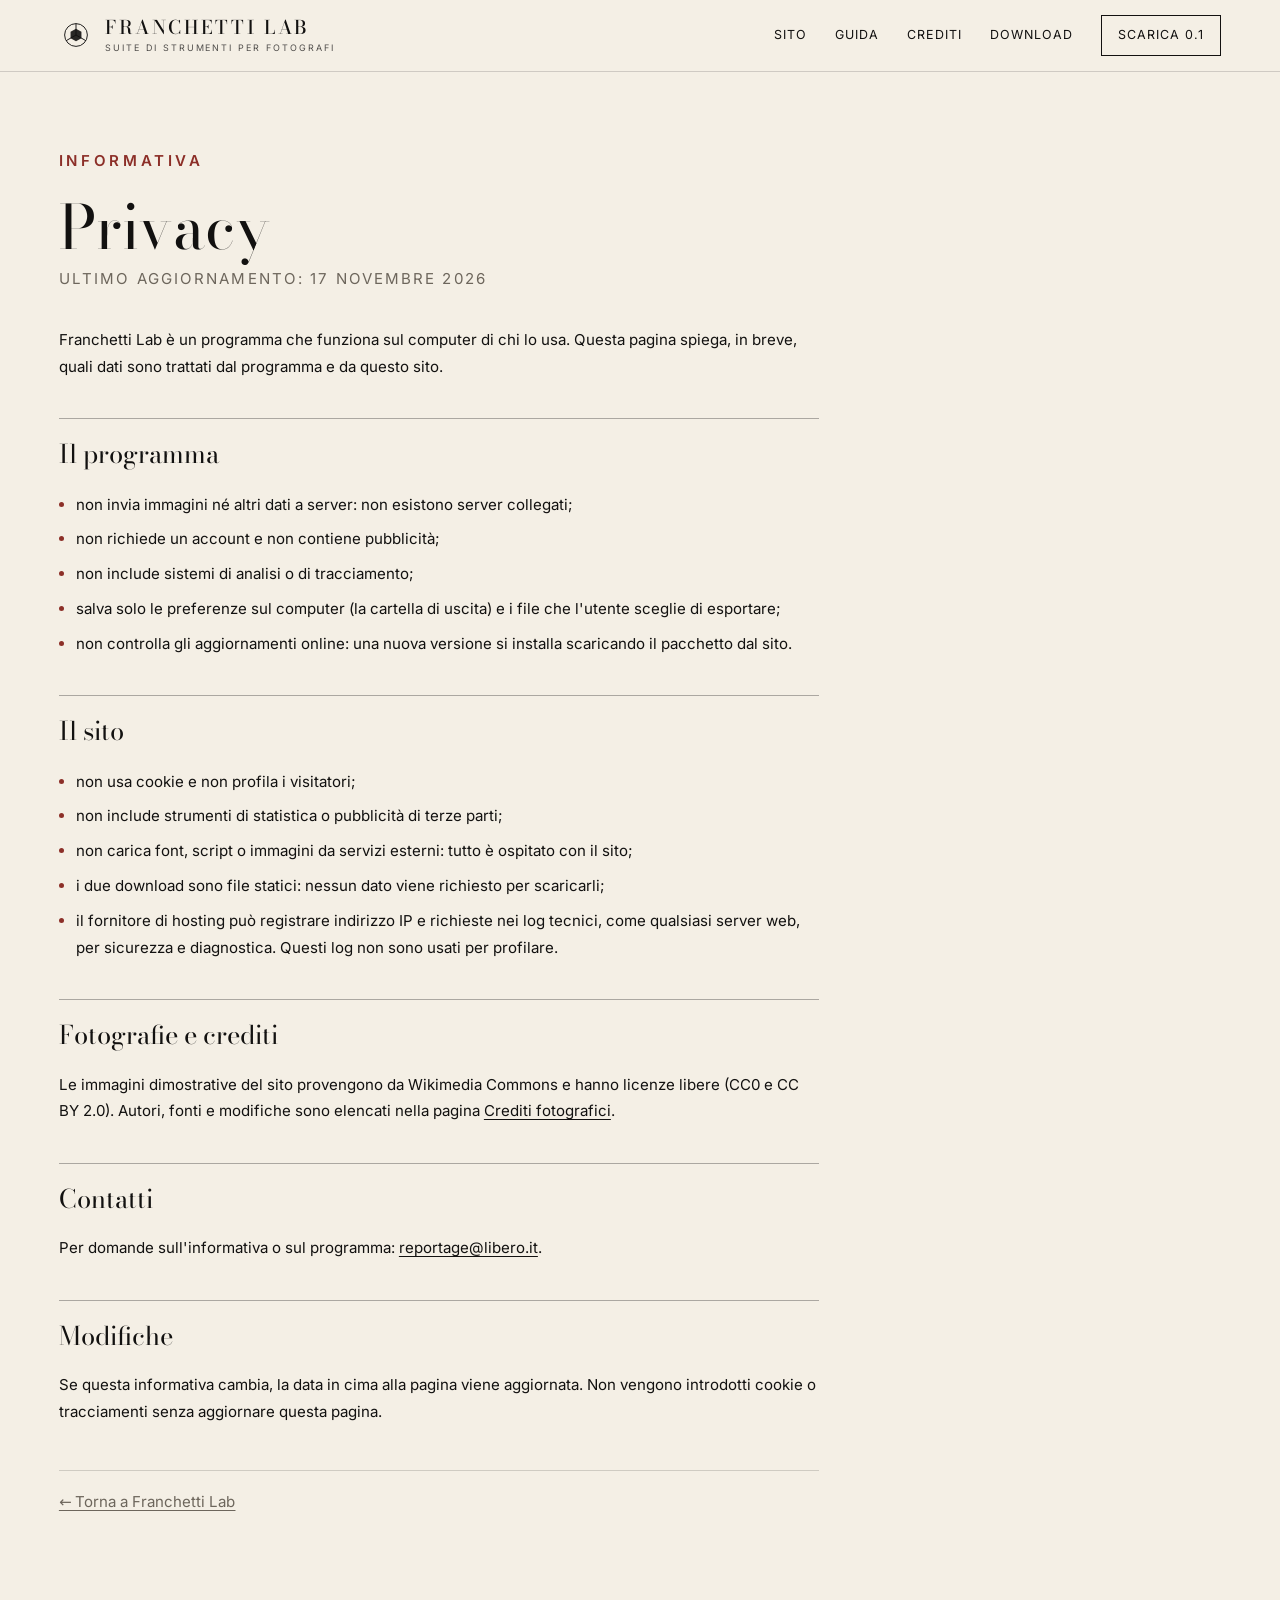
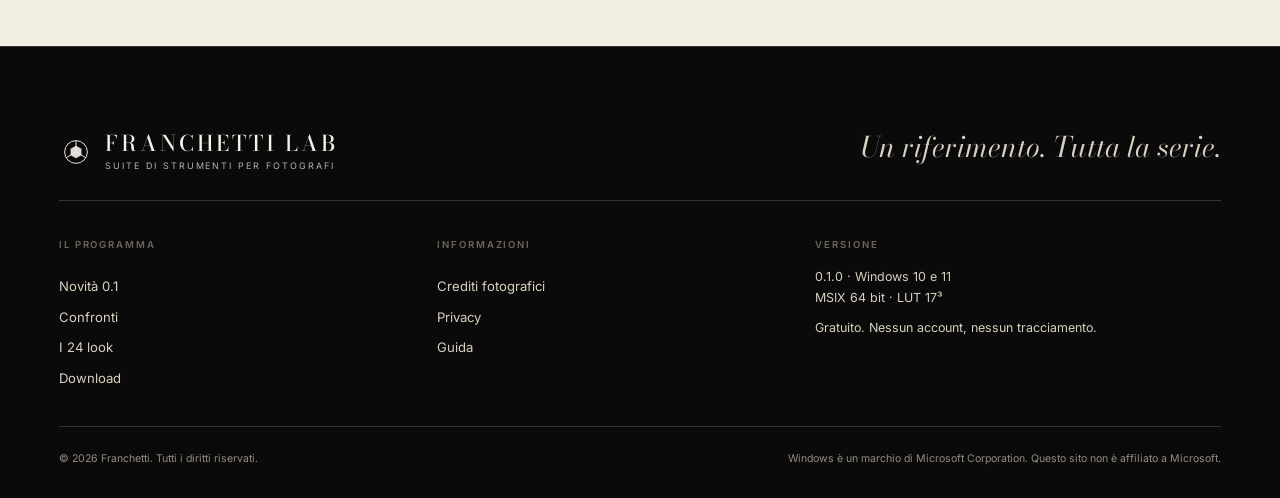
<file: privacy.html>
<!DOCTYPE html>
<html lang="it">
<head>
<meta charset="utf-8" />
<meta name="viewport" content="width=device-width, initial-scale=1" />
<title>Privacy — Franchetti Lab</title>
<meta name="description" content="Informativa sulla privacy di Franchetti Lab: il programma lavora in locale, il sito non usa cookie né tracciamento." />
<link rel="canonical" href="https://franchettibiagio.github.io/franchetti-lab-site/privacy.html" />
<meta name="theme-color" content="#f4efe5" />
<meta name="robots" content="index, follow" />
<link rel="icon" href="assets/favicon.png" />
<link rel="apple-touch-icon" href="assets/apple-touch-icon.png" />
<meta property="og:type" content="website" />
<meta property="og:site_name" content="Franchetti Lab" />
<meta property="og:url" content="https://franchettibiagio.github.io/franchetti-lab-site/privacy.html" />
<meta property="og:title" content="Privacy — Franchetti Lab" />
<meta property="og:description" content="Informativa sulla privacy di Franchetti Lab: il programma lavora in locale, il sito non usa cookie né tracciamento." />
<meta property="og:image" content="https://franchettibiagio.github.io/franchetti-lab-site/assets/og-image.jpg" />
<meta property="og:locale" content="it_IT" />
<link rel="preload" href="assets/fonts/bodoni-moda.woff2" as="font" type="font/woff2" crossorigin />
<link rel="preload" href="assets/fonts/inter.woff2" as="font" type="font/woff2" crossorigin />
<link rel="stylesheet" href="styles.css" />
<script>document.documentElement.classList.add("js");</script>
</head>
<body class="pagina-interna">

<a class="salta" href="#contenuto">Vai al contenuto</a>

<header class="testata testata--solida" id="testata">
  <div class="testata__interna">
    <a class="marchio" href="index.html" aria-label="Franchetti Lab, torna al sito">
      <svg class="marchio__segno" viewBox="0 0 40 40" aria-hidden="true" focusable="false">
        <circle cx="20" cy="20" r="13.4" fill="none" stroke="currentColor" stroke-width="1.1" />
        <polygon points="20,12.6 26.4,16.3 26.4,23.7 20,27.4 13.6,23.7 13.6,16.3" fill="currentColor" opacity=".9" />
        <path d="M20 20 20 6.6M20 20 31.6 26.7M20 20 8.4 26.7" stroke="currentColor" stroke-width="1.1" />
      </svg>
      <span class="marchio__testo">
        <strong>Franchetti Lab</strong>
        <small>Suite di strumenti per fotografi</small>
      </span>
    </a>

    <button class="menu__bottone" id="menuBottone" aria-expanded="false" aria-controls="menu">
      <span></span><span></span><span></span>
      <span class="solo-lettori">Apri il menu</span>
    </button>

    <nav class="menu" id="menu" aria-label="Collegamenti">
      <a href="index.html">Sito</a>
      <a href="guida.html">Guida</a>
      <a href="crediti.html">Crediti</a>
      <a href="index.html#scarica">Download</a>
      <a class="menu__cta" href="index.html#scarica">Scarica 0.1</a>
    </nav>
  </div>
</header>

<main id="contenuto" class="legale">
  <div class="contenitore">
    <article class="legale__articolo">
      <p class="occhiello">Informativa</p>
      <h1>Privacy</h1>
      <p class="legale__data">Ultimo aggiornamento: 17 novembre 2026</p>

      <p>
        Franchetti Lab è un programma che funziona sul computer di chi lo usa.
        Questa pagina spiega, in breve, quali dati sono trattati dal programma
        e da questo sito.
      </p>

      <h2>Il programma</h2>
      <ul>
        <li>non invia immagini né altri dati a server: non esistono server collegati;</li>
        <li>non richiede un account e non contiene pubblicità;</li>
        <li>non include sistemi di analisi o di tracciamento;</li>
        <li>
          salva solo le preferenze sul computer (la cartella di uscita) e i file
          che l'utente sceglie di esportare;
        </li>
        <li>
          non controlla gli aggiornamenti online: una nuova versione si installa
          scaricando il pacchetto dal sito.
        </li>
      </ul>

      <h2>Il sito</h2>
      <ul>
        <li>non usa cookie e non profila i visitatori;</li>
        <li>non include strumenti di statistica o pubblicità di terze parti;</li>
        <li>non carica font, script o immagini da servizi esterni: tutto è ospitato con il sito;</li>
        <li>
          i due download sono file statici: nessun dato viene richiesto per
          scaricarli;
        </li>
        <li>
          il fornitore di hosting può registrare indirizzo IP e richieste nei log
          tecnici, come qualsiasi server web, per sicurezza e diagnostica. Questi
          log non sono usati per profilare.
        </li>
      </ul>

      <h2>Fotografie e crediti</h2>
      <p>
        Le immagini dimostrative del sito provengono da Wikimedia Commons e
        hanno licenze libere (CC0 e CC BY 2.0). Autori, fonti e modifiche sono
        elencati nella pagina <a href="crediti.html">Crediti fotografici</a>.
      </p>

      <h2>Contatti</h2>
      <p>
        Per domande sull'informativa o sul programma:
        <a href="mailto:reportage@libero.it">reportage@libero.it</a>.
      </p>

      <h2>Modifiche</h2>
      <p>
        Se questa informativa cambia, la data in cima alla pagina viene
        aggiornata. Non vengono introdotti cookie o tracciamenti senza
        aggiornare questa pagina.
      </p>

      <p class="legale__nota">
        <a href="index.html">← Torna a Franchetti Lab</a>
      </p>
    </article>
  </div>
</main>

<footer class="piede">
  <div class="contenitore">
    <div class="piede__testa">
      <a class="marchio marchio--piede" href="index.html" aria-label="Franchetti Lab, torna al sito">
        <svg class="marchio__segno" viewBox="0 0 40 40" aria-hidden="true" focusable="false">
          <circle cx="20" cy="20" r="13.4" fill="none" stroke="currentColor" stroke-width="1.1" />
          <polygon points="20,12.6 26.4,16.3 26.4,23.7 20,27.4 13.6,23.7 13.6,16.3" fill="currentColor" opacity=".9" />
          <path d="M20 20 20 6.6M20 20 31.6 26.7M20 20 8.4 26.7" stroke="currentColor" stroke-width="1.1" />
        </svg>
        <span class="marchio__testo">
          <strong>Franchetti Lab</strong>
          <small>Suite di strumenti per fotografi</small>
        </span>
      </a>
      <p class="piede__frase">Un riferimento. Tutta la serie.</p>
    </div>
    <div class="piede__colonne">
      <nav aria-label="Sito">
        <h2>Il programma</h2>
        <a href="index.html#novita">Novità 0.1</a>
        <a href="index.html#confronti">Confronti</a>
        <a href="index.html#look">I 24 look</a>
        <a href="index.html#scarica">Download</a>
      </nav>
      <nav aria-label="Informazioni">
        <h2>Informazioni</h2>
        <a href="crediti.html">Crediti fotografici</a>
        <a href="privacy.html">Privacy</a>
        <a href="guida.html">Guida</a>
      </nav>
      <div class="piede__nota">
        <h2>Versione</h2>
        <p>0.1.0 · Windows 10 e 11<br />MSIX 64 bit · LUT 17³</p>
        <p>Gratuito. Nessun account, nessun tracciamento.</p>
      </div>
    </div>
    <div class="piede__legale">
      <p>© <span id="anno">2026</span> Franchetti. Tutti i diritti riservati.</p>
      <p>Windows è un marchio di Microsoft Corporation. Questo sito non è affiliato a Microsoft.</p>
    </div>
  </div>
</footer>

<script src="app.js"></script>
</body>
</html>
</file>
<file: styles.css>
/* ==========================================================================
   Franchetti Lab — sito vetrina
   Stile editoriale: carta, inchiostro, vino. Nessuna dipendenza esterna.
   ========================================================================== */

/* ------------------------------------------------------------------ font */
@font-face {
  font-family: "Bodoni Moda";
  src: url("assets/fonts/bodoni-moda.woff2") format("woff2");
  font-weight: 400 900;
  font-style: normal;
  font-display: swap;
}
@font-face {
  font-family: "Bodoni Moda";
  src: url("assets/fonts/bodoni-moda-italic.woff2") format("woff2");
  font-weight: 400 900;
  font-style: italic;
  font-display: swap;
}
@font-face {
  font-family: "Inter";
  src: url("assets/fonts/inter.woff2") format("woff2");
  font-weight: 100 900;
  font-style: normal;
  font-display: swap;
}

/* --------------------------------------------------------------- variabili */
:root {
  --carta: #f4efe5;
  --carta-2: #ece4d5;
  --carta-3: #e3d9c7;
  --inchiostro: #121110;
  --inchiostro-2: #2b2722;
  --grigio: #6d665c;
  --grigio-chiaro: #958c7f;
  --vino: #8c2f28;
  --vino-scuro: #6f241e;
  --vino-chiaro: #b8594b;
  --notte: #0b0a0a;
  --notte-2: #141211;
  --notte-3: #1b1817;
  --avorio: #f6f1e7;
  --avorio-2: #d9d0c1;
  --linea: rgba(18, 17, 16, 0.16);
  --linea-forte: rgba(18, 17, 16, 0.32);
  --linea-chiara: rgba(246, 241, 231, 0.18);
  --linea-chiara-forte: rgba(246, 241, 231, 0.34);
  --display: "Bodoni Moda", "Bodoni MT", Didot, "Times New Roman", serif;
  --testo: "Inter", "Segoe UI", system-ui, -apple-system, sans-serif;
  --largo: 1280px;
  --gutter: clamp(20px, 4.6vw, 68px);
  --curva: cubic-bezier(0.22, 0.61, 0.2, 1);
}

/* ------------------------------------------------------------------ reset */
*,
*::before,
*::after { box-sizing: border-box; }

html {
  -webkit-text-size-adjust: 100%;
  scroll-behavior: smooth;
  scroll-padding-top: 96px;
}

body {
  margin: 0;
  background: var(--carta);
  color: var(--inchiostro);
  font-family: var(--testo);
  font-size: 16px;
  line-height: 1.65;
  font-weight: 400;
  -webkit-font-smoothing: antialiased;
  text-rendering: optimizeLegibility;
  overflow-x: hidden;
}

img { max-width: 100%; height: auto; display: block; }
svg { display: block; }
a { color: inherit; text-decoration-thickness: 1px; text-underline-offset: 3px; }
a:hover { color: var(--vino); }
button { font: inherit; color: inherit; }
code, kbd {
  font-family: "SFMono-Regular", Consolas, "Liberation Mono", monospace;
  font-size: 0.88em;
  background: rgba(18, 17, 16, 0.06);
  padding: 0.1em 0.36em;
  border-radius: 2px;
}
.sezione--scura code,
.piede code { background: rgba(246, 241, 231, 0.09); }

::selection { background: var(--vino); color: var(--avorio); }

:focus-visible {
  outline: 2px solid var(--vino-chiaro);
  outline-offset: 3px;
}

.salta {
  position: fixed;
  top: 12px;
  left: 12px;
  z-index: 200;
  padding: 10px 16px;
  background: var(--inchiostro);
  color: var(--avorio);
  transform: translateY(-160%);
  transition: transform 0.2s ease;
}
.salta:focus { transform: none; color: var(--avorio); }

.solo-lettori {
  position: absolute;
  width: 1px;
  height: 1px;
  margin: -1px;
  padding: 0;
  overflow: hidden;
  clip: rect(0 0 0 0);
  white-space: nowrap;
  border: 0;
}

.contenitore {
  width: 100%;
  max-width: var(--largo);
  margin-inline: auto;
  padding-inline: var(--gutter);
}
.contenitore--stretto { max-width: 820px; }

.sezione {
  padding-block: clamp(76px, 9vw, 148px);
  scroll-margin-top: 80px;
}
.sezione--carta2 { background: var(--carta-2); }
.sezione--scura {
  background: var(--notte);
  color: var(--avorio);
  --linea: var(--linea-chiara);
  --linea-forte: var(--linea-chiara-forte);
  --grigio: #b7ac9d;
  --grigio-chiaro: #8e8375;
}

/* ---------------------------------------------------------------- tipografia */
.display,
.display-2,
.display-3 {
  font-family: var(--display);
  font-weight: 400;
  letter-spacing: -0.018em;
  line-height: 0.98;
  margin: 0;
}
.display {
  font-size: clamp(3.3rem, 7.6vw, 7rem);
  line-height: 0.94;
}
.display-2 {
  font-size: clamp(2.3rem, 4.6vw, 4rem);
  line-height: 1.02;
}
.display-3 {
  font-size: clamp(1.7rem, 2.6vw, 2.3rem);
  line-height: 1.08;
}
.display em,
.display-2 em,
.display-3 em {
  font-style: italic;
  color: var(--vino-chiaro);
}
.sezione--scura .display-2 em,
.apertura .display em,
.fascia .display-2 em { color: var(--avorio-2); }

.occhiello {
  display: flex;
  align-items: center;
  gap: 12px;
  margin: 0 0 22px;
  font-size: 0.68rem;
  font-weight: 600;
  letter-spacing: 0.24em;
  text-transform: uppercase;
  color: var(--vino);
}
.occhiello__linea {
  width: 32px;
  height: 1px;
  background: currentColor;
  flex: none;
}
.occhiello--chiaro { color: var(--avorio-2); }
.sezione--scura .occhiello { color: var(--avorio-2); }

.firma {
  font-size: 0.78rem;
  letter-spacing: 0.12em;
  text-transform: uppercase;
  color: var(--grigio);
}

/* ------------------------------------------------------------------ testata */
.testata {
  position: fixed;
  inset: 0 0 auto 0;
  z-index: 100;
  color: var(--avorio);
  transition: background 0.35s ease, color 0.35s ease, border-color 0.35s ease;
  border-bottom: 1px solid transparent;
}
.testata::before {
  content: "";
  position: absolute;
  inset: 0;
  background: linear-gradient(to bottom, rgba(8, 7, 7, 0.55), rgba(8, 7, 7, 0));
  pointer-events: none;
  transition: opacity 0.35s ease;
}
.testata__interna {
  position: relative;
  z-index: 1;
  width: 100%;
  max-width: var(--largo);
  margin-inline: auto;
  padding: 15px var(--gutter);
  display: flex;
  align-items: center;
  justify-content: space-between;
  gap: 24px;
}

.marchio {
  display: inline-flex;
  align-items: center;
  gap: 12px;
  text-decoration: none;
  color: inherit;
}
.marchio:hover { color: inherit; }
.marchio__segno {
  width: 34px;
  height: 34px;
  flex: none;
  transition: transform 0.6s var(--curva);
}
.marchio:hover .marchio__segno { transform: rotate(30deg); }
.marchio__testo { display: flex; flex-direction: column; line-height: 1.05; }
.marchio__testo strong {
  font-family: var(--display);
  font-weight: 500;
  font-size: 1.18rem;
  letter-spacing: 0.14em;
  text-transform: uppercase;
}
.marchio__testo small {
  margin-top: 5px;
  font-size: 0.56rem;
  letter-spacing: 0.22em;
  text-transform: uppercase;
  opacity: 0.72;
}

.menu {
  display: flex;
  align-items: center;
  gap: clamp(14px, 2.2vw, 30px);
}
.menu a {
  position: relative;
  font-size: 0.78rem;
  letter-spacing: 0.08em;
  text-transform: uppercase;
  text-decoration: none;
  padding-block: 6px;
}
.menu a:not(.menu__cta)::after {
  content: "";
  position: absolute;
  left: 0;
  right: 0;
  bottom: 0;
  height: 1px;
  background: currentColor;
  transform: scaleX(0);
  transform-origin: right;
  transition: transform 0.35s var(--curva);
}
.menu a:not(.menu__cta):hover::after {
  transform: scaleX(1);
  transform-origin: left;
}
.menu__cta {
  padding: 9px 16px !important;
  border: 1px solid currentColor;
  transition: background 0.3s ease, color 0.3s ease, border-color 0.3s ease;
}
.menu__cta:hover {
  background: var(--avorio);
  color: var(--inchiostro) !important;
  border-color: var(--avorio);
}

.testata.is-scroll,
.testata.is-menu {
  background: rgba(244, 239, 229, 0.96);
  backdrop-filter: blur(14px);
  -webkit-backdrop-filter: blur(14px);
  color: var(--inchiostro);
  border-bottom-color: var(--linea);
}
.testata.is-scroll::before,
.testata.is-menu::before { opacity: 0; }
.testata.is-scroll .menu__cta:hover,
.testata.is-menu .menu__cta:hover {
  background: var(--inchiostro);
  color: var(--avorio) !important;
  border-color: var(--inchiostro);
}

.testata--solida {
  position: sticky;
  background: rgba(244, 239, 229, 0.96);
  backdrop-filter: blur(14px);
  -webkit-backdrop-filter: blur(14px);
  color: var(--inchiostro);
  border-bottom-color: var(--linea);
}
.testata--solida::before { opacity: 0; }

.menu__bottone {
  display: none;
  width: 44px;
  height: 40px;
  padding: 10px;
  border: 1px solid currentColor;
  background: transparent;
  cursor: pointer;
  flex-direction: column;
  justify-content: space-between;
}
.menu__bottone span:not(.solo-lettori) {
  display: block;
  height: 1px;
  background: currentColor;
  transition: transform 0.3s ease, opacity 0.3s ease;
}
.menu__bottone[aria-expanded="true"] span:nth-child(1) { transform: translateY(7px) rotate(45deg); }
.menu__bottone[aria-expanded="true"] span:nth-child(2) { opacity: 0; }
.menu__bottone[aria-expanded="true"] span:nth-child(3) { transform: translateY(-7px) rotate(-45deg); }

/* ------------------------------------------------------------------ apertura */
.apertura {
  position: relative;
  isolation: isolate;
  color: var(--avorio);
  overflow: hidden;
  background: var(--notte);
}
.apertura__fondo {
  position: absolute;
  inset: 0;
  z-index: -2;
}
.apertura__fondo img {
  width: 100%;
  height: 100%;
  object-fit: cover;
  object-position: 64% 30%;
  transform: scale(1.02);
  transition: transform 1.2s ease-out;
}
.apertura__velo {
  position: absolute;
  inset: 0;
  z-index: -1;
  background:
    linear-gradient(90deg, rgba(8, 7, 7, 0.9) 0%, rgba(8, 7, 7, 0.72) 34%, rgba(8, 7, 7, 0.16) 66%, rgba(8, 7, 7, 0.42) 100%),
    linear-gradient(0deg, rgba(8, 7, 7, 0.82) 0%, rgba(8, 7, 7, 0.12) 42%, rgba(8, 7, 7, 0.08) 100%);
}

.apertura__griglia {
  position: relative;
  z-index: 1;
  min-height: clamp(700px, 98svh, 1040px);
  display: grid;
  grid-template-columns: minmax(0, 1fr) 280px;
  align-items: end;
  gap: clamp(24px, 4vw, 64px);
  padding-top: 190px;
  padding-bottom: clamp(56px, 8vh, 92px);
}
.apertura__testo { max-width: 820px; }
.apertura .occhiello {
  color: var(--avorio-2);
  margin-bottom: 26px;
  font-size: 0.7rem;
}
.apertura .display { max-width: 15ch; }
.apertura .display em { color: var(--avorio); }
.apertura__frase {
  max-width: 54ch;
  margin: 30px 0 0;
  font-size: clamp(1rem, 1.2vw, 1.14rem);
  line-height: 1.7;
  color: rgba(246, 241, 231, 0.82);
}

.azioni {
  display: flex;
  flex-wrap: wrap;
  gap: 14px;
  margin-top: 36px;
}

.bottone {
  display: inline-flex;
  flex-direction: column;
  align-items: flex-start;
  justify-content: center;
  gap: 4px;
  padding: 15px 26px;
  border: 1px solid transparent;
  font-size: 0.92rem;
  font-weight: 500;
  line-height: 1.2;
  text-decoration: none;
  transition: background 0.3s ease, color 0.3s ease, border-color 0.3s ease, transform 0.3s var(--curva);
}
.bottone > span {
  font-size: 0.62rem;
  font-weight: 500;
  letter-spacing: 0.14em;
  text-transform: uppercase;
  opacity: 0.72;
}
.bottone:hover { transform: translateY(-2px); }
.bottone--pieno {
  background: var(--vino);
  color: var(--avorio);
  border-color: var(--vino);
}
.bottone--pieno:hover { background: var(--vino-scuro); border-color: var(--vino-scuro); color: var(--avorio); }
.bottone--contorno {
  background: transparent;
  color: var(--avorio);
  border-color: rgba(246, 241, 231, 0.5);
}
.bottone--contorno:hover { background: var(--avorio); color: var(--inchiostro); border-color: var(--avorio); }
.bottone--scuro {
  background: var(--inchiostro);
  color: var(--avorio);
  border-color: var(--inchiostro);
}
.bottone--scuro:hover { background: var(--vino); border-color: var(--vino); color: var(--avorio); }
.bottone--largo { width: 100%; align-items: center; text-align: center; margin-top: 26px; }
.sezione--scura .bottone--contorno { color: var(--avorio); border-color: rgba(246, 241, 231, 0.45); }
.sezione--scura .bottone--contorno:hover { background: var(--avorio); color: var(--inchiostro); }

.dati-apertura {
  display: flex;
  flex-wrap: wrap;
  gap: 0;
  margin: 46px 0 0;
  border-top: 1px solid rgba(246, 241, 231, 0.24);
  max-width: 620px;
}
.dati-apertura > div {
  padding: 16px 30px 0 0;
  margin-right: 30px;
  min-width: 120px;
}
.dati-apertura dt {
  font-size: 0.6rem;
  letter-spacing: 0.2em;
  text-transform: uppercase;
  color: rgba(246, 241, 231, 0.55);
}
.dati-apertura dd {
  margin: 4px 0 0;
  font-family: var(--display);
  font-size: 1.24rem;
  letter-spacing: 0.01em;
}

.apertura__didascalia {
  margin: 0;
  align-self: end;
  padding-left: 18px;
  border-left: 1px solid rgba(246, 241, 231, 0.34);
  font-size: 0.72rem;
  line-height: 1.6;
  color: rgba(246, 241, 231, 0.62);
}
.apertura__didascalia strong { color: rgba(246, 241, 231, 0.9); font-weight: 500; }
.apertura__didascalia a { color: inherit; }

.apertura__scorri {
  position: absolute;
  right: calc(var(--gutter) + 4px);
  bottom: 26px;
  z-index: 2;
  display: flex;
  flex-direction: column;
  align-items: center;
  gap: 10px;
  color: rgba(246, 241, 231, 0.6);
  text-decoration: none;
  font-size: 0.58rem;
  letter-spacing: 0.2em;
  text-transform: uppercase;
}
.apertura__scorri span {
  width: 1px;
  height: 46px;
  background: rgba(246, 241, 231, 0.36);
  position: relative;
  overflow: hidden;
}
.apertura__scorri span::after {
  content: "";
  position: absolute;
  top: -100%;
  left: 0;
  width: 100%;
  height: 60%;
  background: var(--avorio);
  animation: scorri 2.4s ease-in-out infinite;
}
@keyframes scorri {
  0% { top: -60%; }
  60%, 100% { top: 110%; }
}

/* --------------------------------------------------------------- testata sezione */
.testata-sezione { margin-bottom: clamp(40px, 5vw, 72px); }
.testata-sezione--divisa {
  display: grid;
  grid-template-columns: minmax(0, 1.1fr) minmax(280px, 0.9fr);
  gap: clamp(28px, 5vw, 80px);
  align-items: end;
}
.testata-sezione__nota {
  padding-bottom: 6px;
  max-width: 46ch;
}
.testata-sezione__nota p {
  margin: 0;
  font-size: 0.98rem;
  line-height: 1.75;
}
.testata-sezione__nota p + p { margin-top: 16px; }
.sezione--scura .testata-sezione__nota { color: var(--avorio-2); }
.testata-sezione .display-2 { max-width: 18ch; }

/* ------------------------------------------------------------------ novità */
.novita-griglia {
  display: grid;
  grid-template-columns: repeat(4, minmax(0, 1fr));
  border-top: 1px solid var(--linea-forte);
}
.novita {
  padding: 26px clamp(16px, 2vw, 30px) 30px 0;
  border-right: 1px solid var(--linea);
  display: flex;
  flex-direction: column;
}
.novita:last-child { border-right: 0; padding-right: 0; }
.novita:not(:first-child) { padding-left: clamp(16px, 2vw, 30px); }
.novita__testa {
  display: flex;
  align-items: baseline;
  justify-content: space-between;
  gap: 12px;
  margin-bottom: 24px;
}
.novita__numero {
  font-family: var(--display);
  font-size: 2.5rem;
  line-height: 1;
  color: var(--vino);
}
.etichetta {
  font-size: 0.56rem;
  letter-spacing: 0.16em;
  text-transform: uppercase;
  color: var(--grigio);
  text-align: right;
  max-width: 80px;
  line-height: 1.4;
}
.novita h3 {
  margin: 0 0 12px;
  font-family: var(--display);
  font-size: clamp(1.5rem, 2vw, 1.9rem);
  font-weight: 400;
  line-height: 1.1;
}
.novita p {
  margin: 0;
  font-size: 0.92rem;
  line-height: 1.7;
  color: var(--inchiostro-2);
}
.micro-elenco {
  margin: 22px 0 0;
  padding: 0;
  list-style: none;
  border-top: 1px solid var(--linea);
}
.micro-elenco li {
  padding: 9px 0;
  border-bottom: 1px solid var(--linea);
  font-size: 0.76rem;
  letter-spacing: 0.02em;
  color: var(--grigio);
}
.micro-elenco li code { font-size: 0.9em; }

.schermo { margin: clamp(40px, 6vw, 84px) 0 0; }
.schermo__cornice {
  border: 1px solid var(--linea-forte);
  background: #0e0d0c;
  box-shadow: 0 30px 70px -40px rgba(0, 0, 0, 0.55);
  overflow: hidden;
}
.schermo__cornice img { width: 100%; }
.schermo figcaption {
  display: flex;
  gap: 14px;
  align-items: baseline;
  margin-top: 14px;
  font-size: 0.76rem;
  line-height: 1.6;
  color: var(--grigio);
}
.figcaption__numero {
  font-size: 0.62rem;
  letter-spacing: 0.16em;
  text-transform: uppercase;
  color: var(--vino);
  white-space: nowrap;
}
.schermo figcaption em { font-style: italic; }

/* --------------------------------------------------------------- confronti */
.confronto-blocco { margin: 0; }
.confronto {
  --pos: 50%;
  position: relative;
  aspect-ratio: 1600 / 1050;
  overflow: hidden;
  cursor: ew-resize;
  background: #111;
  touch-action: pan-y;
  user-select: none;
  -webkit-user-select: none;
}
.confronto__img {
  position: absolute;
  inset: 0;
  width: 100%;
  height: 100%;
  object-fit: cover;
  pointer-events: none;
}
.confronto__img--prima {
  clip-path: inset(0 calc(100% - var(--pos)) 0 0);
}
.confronto__etichetta {
  position: absolute;
  top: 16px;
  padding: 5px 12px;
  font-size: 0.6rem;
  letter-spacing: 0.18em;
  text-transform: uppercase;
  background: rgba(10, 9, 9, 0.62);
  color: var(--avorio);
  backdrop-filter: blur(6px);
  pointer-events: none;
}
.confronto__etichetta--prima { left: 16px; }
.confronto__etichetta--dopo { right: 16px; }
.confronto__maniglia {
  position: absolute;
  top: 0;
  bottom: 0;
  left: var(--pos);
  width: 1px;
  background: rgba(246, 241, 231, 0.9);
  box-shadow: 0 0 0 1px rgba(0, 0, 0, 0.18);
  pointer-events: none;
}
.confronto__maniglia i {
  position: absolute;
  top: 50%;
  left: 50%;
  width: 46px;
  height: 46px;
  margin: -23px 0 0 -23px;
  border: 1px solid rgba(246, 241, 231, 0.9);
  border-radius: 50%;
  background: rgba(10, 9, 9, 0.42);
  backdrop-filter: blur(4px);
}
.confronto__maniglia i::before,
.confronto__maniglia i::after {
  content: "";
  position: absolute;
  top: 50%;
  width: 6px;
  height: 6px;
  border-top: 1px solid var(--avorio);
  border-left: 1px solid var(--avorio);
}
.confronto__maniglia i::before { left: 13px; transform: translateY(-50%) rotate(-45deg); }
.confronto__maniglia i::after { right: 13px; transform: translateY(-50%) rotate(135deg); }
.confronto:focus-visible { outline: 2px solid var(--vino-chiaro); outline-offset: 4px; }

.confronto__didascalia {
  display: flex;
  flex-wrap: wrap;
  align-items: baseline;
  gap: 8px 18px;
  margin-top: 16px;
  font-size: 0.76rem;
  color: var(--avorio-2);
}
.confronto__look {
  font-family: var(--display);
  font-size: 1.18rem;
  color: var(--avorio);
}
.confronto__nota { flex-basis: 100%; color: var(--grigio); font-size: 0.78rem; }

.confronti-coppia {
  display: grid;
  grid-template-columns: 1fr 1fr;
  gap: clamp(24px, 3vw, 44px);
  margin-top: clamp(40px, 5vw, 70px);
}
.confronto-blocco--piccolo .confronto__didascalia { color: var(--avorio-2); }
.confronto-blocco--piccolo .confronto__look { font-size: 1.05rem; }

.nota-immagini {
  margin: clamp(30px, 4vw, 50px) 0 0;
  padding-top: 18px;
  border-top: 1px solid var(--linea);
  font-size: 0.68rem;
  letter-spacing: 0.02em;
  color: var(--grigio-chiaro);
}

/* ------------------------------------------------------------------- look */
.filtri {
  display: flex;
  flex-wrap: wrap;
  align-items: center;
  gap: 6px 22px;
  padding-bottom: 18px;
  border-bottom: 1px solid var(--linea-forte);
}
.filtro {
  position: relative;
  padding: 8px 0;
  border: 0;
  background: none;
  cursor: pointer;
  font-size: 0.72rem;
  letter-spacing: 0.14em;
  text-transform: uppercase;
  color: var(--grigio);
  transition: color 0.25s ease;
}
.filtro::after {
  content: "";
  position: absolute;
  left: 0;
  right: 0;
  bottom: 2px;
  height: 1px;
  background: var(--vino);
  transform: scaleX(0);
  transform-origin: left;
  transition: transform 0.3s var(--curva);
}
.filtro:hover { color: var(--inchiostro); }
.filtro.is-attivo { color: var(--inchiostro); }
.filtro.is-attivo::after { transform: scaleX(1); }

.interruttore {
  display: inline-flex;
  align-items: center;
  gap: 10px;
  margin-left: auto;
  cursor: pointer;
  font-size: 0.7rem;
  letter-spacing: 0.08em;
  text-transform: uppercase;
  color: var(--grigio);
}
.interruttore input { position: absolute; opacity: 0; width: 1px; height: 1px; }
.interruttore__traccia {
  position: relative;
  width: 34px;
  height: 18px;
  border: 1px solid var(--linea-forte);
  border-radius: 20px;
  transition: background 0.3s ease, border-color 0.3s ease;
}
.interruttore__traccia::after {
  content: "";
  position: absolute;
  top: 3px;
  left: 3px;
  width: 10px;
  height: 10px;
  border-radius: 50%;
  background: var(--grigio);
  transition: transform 0.3s var(--curva), background 0.3s ease;
}
.interruttore input:checked + .interruttore__traccia { border-color: var(--vino); }
.interruttore input:checked + .interruttore__traccia::after {
  transform: translateX(16px);
  background: var(--vino);
}
.interruttore input:focus-visible + .interruttore__traccia {
  outline: 2px solid var(--vino-chiaro);
  outline-offset: 3px;
}

.conteggio {
  margin: 12px 0 18px;
  font-size: 0.64rem;
  letter-spacing: 0.16em;
  text-transform: uppercase;
  color: var(--grigio-chiaro);
}

.look {
  display: grid;
  grid-template-columns: repeat(4, minmax(0, 1fr));
  gap: clamp(4px, 0.8vw, 12px);
  margin: 0;
  padding: 0;
  list-style: none;
}
.look__voce.is-nascosto { display: none; }
.look__voce figure {
  position: relative;
  margin: 0;
  aspect-ratio: 4 / 5;
  overflow: hidden;
  background: var(--notte-2);
}
.look__voce img {
  width: 100%;
  height: 100%;
  object-fit: cover;
  transition: transform 1.1s var(--curva), filter 0.5s ease;
}
.look__voce figure:hover img { transform: scale(1.045); }
.look__voce figcaption {
  position: absolute;
  inset: auto 0 0 0;
  display: flex;
  align-items: baseline;
  gap: 8px;
  padding: 40px 12px 11px;
  color: var(--avorio);
  background: linear-gradient(to top, rgba(8, 7, 7, 0.78), rgba(8, 7, 7, 0));
  font-size: 0.72rem;
  pointer-events: none;
}
.look__num {
  font-size: 0.56rem;
  letter-spacing: 0.1em;
  opacity: 0.7;
}
.look__nome {
  font-family: var(--display);
  font-size: 1.02rem;
  letter-spacing: 0.01em;
}
.look__badge {
  margin-left: auto;
  padding: 2px 6px;
  border: 1px solid rgba(246, 241, 231, 0.5);
  font-size: 0.5rem;
  letter-spacing: 0.14em;
  text-transform: uppercase;
  white-space: nowrap;
}

.look__azione {
  display: flex;
  align-items: flex-end;
  justify-content: space-between;
  gap: 40px;
  margin-top: clamp(40px, 5vw, 64px);
  padding-top: 30px;
  border-top: 1px solid var(--linea-forte);
}
.look__azione > div { max-width: 56ch; }
.look__azione h3 { margin-bottom: 10px; }
.look__azione p { margin: 0; font-size: 0.86rem; color: var(--grigio); }
.look__azione .bottone { flex: none; }

/* ---------------------------------------------------------------- guida teaser */
.guida-teaser {
  display: grid;
  grid-template-columns: minmax(0, 0.8fr) minmax(0, 1.2fr);
  gap: clamp(36px, 6vw, 100px);
  align-items: start;
}
.guida-teaser__immagine {
  position: sticky;
  top: 108px;
  margin: 0;
}
.guida-teaser__immagine img {
  width: 100%;
  aspect-ratio: 4 / 5;
  object-fit: cover;
}
.guida-teaser__immagine figcaption {
  margin-top: 14px;
  font-size: 0.74rem;
  line-height: 1.6;
  color: var(--grigio);
}
.guida-teaser__immagine figcaption span {
  display: block;
  margin-bottom: 4px;
  font-size: 0.6rem;
  letter-spacing: 0.16em;
  text-transform: uppercase;
  color: var(--vino);
}
.guida-teaser__intro {
  max-width: 52ch;
  margin: 24px 0 34px;
  font-size: 0.98rem;
  color: var(--inchiostro-2);
}

.passi-guida {
  margin: 0 0 34px;
  padding: 0;
  list-style: none;
  border-top: 1px solid var(--linea-forte);
}
.passi-guida li {
  display: grid;
  grid-template-columns: 62px 1fr;
  gap: 18px;
  padding: 17px 0;
  border-bottom: 1px solid var(--linea);
}
.passi-guida__num {
  font-family: var(--display);
  font-size: 1.5rem;
  line-height: 1;
  color: var(--vino);
}
.passi-guida h3 {
  margin: 0 0 3px;
  font-family: var(--display);
  font-size: 1.28rem;
  font-weight: 400;
  line-height: 1.2;
}
.passi-guida p {
  margin: 0;
  font-size: 0.84rem;
  color: var(--grigio);
}

/* ------------------------------------------------------------------- fascia */
.fascia {
  position: relative;
  isolation: isolate;
  min-height: clamp(520px, 70vh, 760px);
  display: flex;
  align-items: center;
  overflow: hidden;
  color: var(--avorio);
  background: var(--notte);
}
.fascia__fondo { position: absolute; inset: 0; z-index: -2; }
.fascia__fondo img {
  width: 100%;
  height: 100%;
  object-fit: cover;
  object-position: 58% 50%;
}
.fascia__velo {
  position: absolute;
  inset: 0;
  z-index: -1;
  background:
    linear-gradient(90deg, rgba(8, 7, 7, 0.92) 0%, rgba(8, 7, 7, 0.7) 40%, rgba(8, 7, 7, 0.08) 78%),
    linear-gradient(0deg, rgba(8, 7, 7, 0.55), rgba(8, 7, 7, 0.05));
}
.fascia__testo { max-width: 720px; padding-block: 100px; }
.fascia .occhiello { color: var(--avorio-2); }
.fascia blockquote { margin: 0; max-width: 14ch; }
.fascia p:not(.occhiello) {
  max-width: 46ch;
  margin: 26px 0 0;
  font-size: 0.98rem;
  line-height: 1.75;
  color: rgba(246, 241, 231, 0.78);
}
.collegamento-freccia {
  display: inline-flex;
  align-items: center;
  gap: 12px;
  margin-top: 30px;
  font-size: 0.72rem;
  letter-spacing: 0.14em;
  text-transform: uppercase;
  text-decoration: none;
  color: var(--avorio);
  border-bottom: 1px solid rgba(246, 241, 231, 0.45);
  padding-bottom: 6px;
}
.collegamento-freccia span { transition: transform 0.3s var(--curva); }
.collegamento-freccia:hover span { transform: translateX(6px); }
.collegamento-freccia:hover { color: var(--avorio); }

/* ----------------------------------------------------------------- download */
.download {
  display: grid;
  grid-template-columns: 1fr 1fr;
  gap: clamp(16px, 2.4vw, 32px);
}
.scheda-scarica {
  display: flex;
  flex-direction: column;
  padding: clamp(24px, 3vw, 40px);
  background: var(--notte-2);
  border: 1px solid var(--linea-chiara);
}
.scheda-scarica__testa {
  display: flex;
  align-items: center;
  justify-content: space-between;
  gap: 16px;
  margin-bottom: 22px;
}
.scheda-scarica__tipo {
  margin: 0;
  font-size: 0.62rem;
  letter-spacing: 0.2em;
  text-transform: uppercase;
  color: var(--grigio);
}
.versione {
  padding: 4px 9px;
  border: 1px solid var(--linea-chiara-forte);
  font-size: 0.58rem;
  letter-spacing: 0.16em;
  text-transform: uppercase;
  color: var(--avorio-2);
}
.scheda-scarica h3 {
  margin: 0 0 12px;
  font-family: var(--display);
  font-size: clamp(1.9rem, 3vw, 2.6rem);
  font-weight: 400;
  line-height: 1.05;
}
.scheda-scarica__frase {
  margin: 0 0 26px;
  font-size: 0.92rem;
  line-height: 1.65;
  color: var(--avorio-2);
  max-width: 44ch;
}
.dettagli {
  margin: 0 0 8px;
  border-top: 1px solid var(--linea-chiara);
}
.dettagli > div {
  display: flex;
  justify-content: space-between;
  gap: 20px;
  padding: 10px 0;
  border-bottom: 1px solid var(--linea-chiara);
  font-size: 0.76rem;
}
.dettagli dt { color: var(--grigio); }
.dettagli dd { margin: 0; text-align: right; color: var(--avorio); }
.scheda-scarica .bottone { margin-top: auto; }
.scheda-scarica__piede {
  margin: 16px 0 0;
  font-size: 0.7rem;
  line-height: 1.6;
  color: var(--grigio);
}
.scheda-scarica__piede a { color: var(--avorio-2); }

.requisiti {
  display: grid;
  grid-template-columns: repeat(4, minmax(0, 1fr));
  gap: clamp(16px, 2.4vw, 34px);
  margin-top: clamp(44px, 5vw, 70px);
  border-top: 1px solid var(--linea-chiara);
  padding-top: 26px;
}
.requisiti__voce h3 {
  margin: 0 0 8px;
  font-size: 0.62rem;
  font-weight: 600;
  letter-spacing: 0.18em;
  text-transform: uppercase;
  color: var(--grigio);
}
.requisiti__voce p {
  margin: 0;
  font-size: 0.78rem;
  line-height: 1.65;
  color: var(--avorio-2);
}
.requisiti__voce a { color: var(--avorio); }

.nota-privato {
  margin: clamp(34px, 4vw, 50px) 0 0;
  padding: 22px 26px;
  border-left: 2px solid var(--vino-chiaro);
  background: rgba(246, 241, 231, 0.045);
  font-size: 0.86rem;
  line-height: 1.7;
  color: var(--avorio-2);
}
.nota-privato strong { color: var(--avorio); font-weight: 500; }

/* ------------------------------------------------------------------ domande */
.domande { border-top: 1px solid var(--linea-forte); }
.domande details { border-bottom: 1px solid var(--linea); }
.domande summary {
  position: relative;
  padding: 20px 48px 20px 0;
  cursor: pointer;
  list-style: none;
  font-family: var(--display);
  font-size: clamp(1.15rem, 1.6vw, 1.4rem);
  line-height: 1.3;
}
.domande summary::-webkit-details-marker { display: none; }
.domande summary::before,
.domande summary::after {
  content: "";
  position: absolute;
  right: 6px;
  top: 50%;
  width: 14px;
  height: 1px;
  background: var(--vino);
  transition: transform 0.3s var(--curva);
}
.domande summary::after { transform: rotate(90deg); }
.domande details[open] summary::after { transform: rotate(0deg); }
.domande details p {
  max-width: 70ch;
  margin: 0;
  padding: 0 48px 22px 0;
  font-size: 0.9rem;
  line-height: 1.75;
  color: var(--inchiostro-2);
}
.domande__chiusura {
  margin-top: 30px;
  font-size: 0.82rem;
  color: var(--grigio);
}
.domande__chiusura a { color: var(--vino); }

/* -------------------------------------------------------------------- piede */
.piede {
  background: var(--notte);
  color: var(--avorio);
  padding: clamp(50px, 6vw, 80px) 0 30px;
  border-top: 1px solid var(--linea-chiara);
}
.piede__testa {
  display: flex;
  align-items: flex-end;
  justify-content: space-between;
  gap: 30px;
  padding-bottom: 30px;
  border-bottom: 1px solid var(--linea-chiara);
}
.marchio--piede .marchio__testo strong { font-size: 1.35rem; }
.piede__frase {
  margin: 0;
  font-family: var(--display);
  font-size: clamp(1.3rem, 2.2vw, 1.9rem);
  font-style: italic;
  color: var(--avorio-2);
}
.piede__colonne {
  display: grid;
  grid-template-columns: 1fr 1fr 1.2fr;
  gap: 40px;
  padding: 36px 0;
  border-bottom: 1px solid var(--linea-chiara);
}
.piede__colonne h2 {
  margin: 0 0 14px;
  font-size: 0.6rem;
  font-weight: 600;
  letter-spacing: 0.2em;
  text-transform: uppercase;
  color: var(--grigio);
}
.piede__colonne nav { display: flex; flex-direction: column; align-items: flex-start; gap: 9px; }
.piede__colonne a {
  font-size: 0.82rem;
  text-decoration: none;
  color: var(--avorio-2);
}
.piede__colonne a:hover { color: var(--avorio); }
.piede__nota p {
  margin: 0 0 10px;
  font-size: 0.78rem;
  line-height: 1.65;
  color: var(--avorio-2);
}
.piede__legale {
  display: flex;
  justify-content: space-between;
  gap: 30px;
  padding-top: 24px;
  font-size: 0.66rem;
  line-height: 1.6;
  color: var(--grigio-chiaro);
}
.piede__legale p { margin: 0; max-width: 62ch; }
.piede__legale a { color: var(--grigio); }

/* ------------------------------------------------------------------- rivela */
.js .rivela {
  opacity: 0;
  transform: translateY(22px);
  transition: opacity 0.8s ease, transform 0.8s var(--curva);
}
.js .rivela.is-visibile { opacity: 1; transform: none; }

/* ==========================================================================
   PAGINE INTERNE — guida, crediti, privacy
   ========================================================================== */
.pagina-interna main { min-height: 60vh; }
.pagina-interna .testata { color: var(--inchiostro); }

.apertura-interna {
  position: relative;
  padding: clamp(56px, 7vw, 96px) 0 clamp(40px, 5vw, 64px);
  border-bottom: 1px solid var(--linea-forte);
  overflow: hidden;
}
.apertura-interna__griglia {
  display: grid;
  grid-template-columns: minmax(0, 1.4fr) minmax(240px, 0.6fr);
  gap: clamp(28px, 5vw, 70px);
  align-items: end;
}
.apertura-interna h1 {
  max-width: 18ch;
  margin: 0;
  font-size: clamp(2.6rem, 5.4vw, 4.8rem);
}
.apertura-interna h1 em { color: var(--vino); }
.apertura-interna__nota {
  margin: 0;
  padding-bottom: 8px;
  font-size: 0.9rem;
  line-height: 1.75;
  color: var(--grigio);
}
.apertura-interna__nota strong { color: var(--inchiostro); font-weight: 500; }

/* --- guida --- */
.guida-griglia {
  display: grid;
  grid-template-columns: 250px minmax(0, 1fr);
  gap: clamp(32px, 6vw, 90px);
  align-items: start;
  padding-block: clamp(46px, 6vw, 78px) clamp(80px, 9vw, 130px);
}
.indice {
  position: sticky;
  top: 104px;
  border-top: 1px solid var(--linea-forte);
}
.indice__titolo {
  margin: 0;
  padding: 12px 0 8px;
  font-size: 0.58rem;
  letter-spacing: 0.2em;
  text-transform: uppercase;
  color: var(--vino);
}
.indice a {
  display: flex;
  gap: 10px;
  align-items: baseline;
  padding: 8px 0;
  border-top: 1px solid var(--linea);
  font-size: 0.78rem;
  line-height: 1.4;
  text-decoration: none;
  color: var(--grigio);
  transition: color 0.2s ease;
}
.indice a span {
  font-family: var(--display);
  font-size: 0.9rem;
  color: var(--grigio-chiaro);
}
.indice a:hover,
.indice a.is-attivo { color: var(--vino); }

.guida-articolo { max-width: 800px; }
.guida-articolo > p:first-of-type {
  font-size: 1.15rem;
  line-height: 1.75;
  color: var(--inchiostro-2);
}
.guida-articolo h2 {
  display: flex;
  align-items: baseline;
  gap: 16px;
  margin: clamp(42px, 6vw, 66px) 0 18px;
  padding-top: 18px;
  border-top: 1px solid var(--linea-forte);
  font-family: var(--display);
  font-size: clamp(1.8rem, 3vw, 2.5rem);
  font-weight: 400;
  line-height: 1.1;
  scroll-margin-top: 100px;
}
.guida-articolo h2 .num {
  flex: none;
  font-size: 0.62rem;
  letter-spacing: 0.16em;
  color: var(--vino);
  font-family: var(--testo);
  font-weight: 600;
  transform: translateY(-4px);
}
.guida-articolo h3 {
  margin: 32px 0 10px;
  font-family: var(--display);
  font-size: 1.45rem;
  font-weight: 400;
  line-height: 1.2;
}
.guida-articolo p {
  margin: 0 0 16px;
  font-size: 0.98rem;
  line-height: 1.78;
}
.guida-articolo ul,
.guida-articolo ol {
  margin: 0 0 20px;
  padding-left: 1.2em;
}
.guida-articolo li {
  margin-bottom: 8px;
  font-size: 0.96rem;
  line-height: 1.72;
}
.guida-articolo li::marker { color: var(--vino); }
.guida-articolo figure { margin: 28px 0 34px; }
.guida-articolo figure img {
  width: 100%;
  border: 1px solid var(--linea-forte);
  background: var(--notte);
}
.guida-articolo figcaption {
  display: flex;
  gap: 12px;
  margin-top: 10px;
  font-size: 0.74rem;
  line-height: 1.6;
  color: var(--grigio);
}
.guida-articolo figcaption span {
  flex: none;
  font-size: 0.58rem;
  letter-spacing: 0.16em;
  text-transform: uppercase;
  color: var(--vino);
  padding-top: 3px;
}
.guida-articolo strong { font-weight: 600; }
.guida-articolo a { color: var(--vino); }

.avviso {
  margin: 26px 0;
  padding: 18px 22px;
  border-left: 2px solid var(--vino);
  background: rgba(140, 47, 40, 0.06);
  font-size: 0.9rem;
  line-height: 1.7;
}
.avviso p:last-child { margin-bottom: 0; }
.avviso--neutro { border-left-color: var(--inchiostro); background: rgba(18, 17, 16, 0.045); }
.avviso__titolo {
  display: block;
  margin-bottom: 4px;
  font-size: 0.6rem;
  letter-spacing: 0.18em;
  text-transform: uppercase;
  color: var(--vino);
}

.passi-numerati {
  counter-reset: passo;
  margin: 24px 0 30px;
  padding: 0;
  list-style: none;
  border-top: 1px solid var(--linea-forte);
}
.passi-numerati > li {
  counter-increment: passo;
  position: relative;
  padding: 18px 0 18px 54px;
  border-bottom: 1px solid var(--linea);
  font-size: 0.94rem;
  line-height: 1.7;
}
.passi-numerati > li::before {
  content: counter(passo, decimal-leading-zero);
  position: absolute;
  left: 0;
  top: 14px;
  font-family: var(--display);
  font-size: 1.5rem;
  color: var(--vino);
}
.passi-numerati > li strong { display: block; margin-bottom: 2px; }

.tabella {
  width: 100%;
  margin: 22px 0 30px;
  border-collapse: collapse;
  font-size: 0.82rem;
}
.tabella caption {
  caption-side: bottom;
  padding-top: 10px;
  font-size: 0.7rem;
  color: var(--grigio);
  text-align: left;
}
.tabella th,
.tabella td {
  padding: 11px 12px;
  border-bottom: 1px solid var(--linea);
  text-align: left;
  vertical-align: top;
}
.tabella thead th {
  font-size: 0.58rem;
  letter-spacing: 0.14em;
  text-transform: uppercase;
  color: var(--grigio);
  border-bottom: 1px solid var(--linea-forte);
}
.tabella td:first-child { font-weight: 500; white-space: nowrap; }

.guida-sommario {
  margin: 26px 0 10px;
  padding: 22px 24px;
  border: 1px solid var(--linea-forte);
  background: var(--carta-2);
}
.guida-sommario h2 {
  margin: 0 0 10px;
  padding: 0;
  border: 0;
  font-family: var(--testo);
  font-size: 0.62rem;
  font-weight: 600;
  letter-spacing: 0.18em;
  text-transform: uppercase;
  color: var(--vino);
}
.guida-sommario ol { margin: 0; padding-left: 1.1em; }
.guida-sommario li { font-size: 0.86rem; margin-bottom: 4px; }
.guida-sommario a { text-decoration: none; }
.guida-sommario a:hover { text-decoration: underline; }

.guida-chiusura {
  margin-top: 50px;
  padding-top: 26px;
  border-top: 1px solid var(--linea-forte);
}
.guida-chiusura h2 { margin-top: 0; border-top: 0; padding-top: 0; }

/* --- crediti --- */
.crediti-intro {
  max-width: 74ch;
  margin: 0;
  font-size: 1rem;
  line-height: 1.75;
  color: var(--inchiostro-2);
}
.crediti {
  display: grid;
  grid-template-columns: repeat(3, minmax(0, 1fr));
  gap: clamp(20px, 3vw, 40px);
  padding-block: clamp(40px, 5vw, 64px) clamp(70px, 8vw, 110px);
}
.credito {
  display: flex;
  flex-direction: column;
  border-top: 1px solid var(--linea-forte);
  padding-top: 14px;
}
.credito img {
  width: 100%;
  aspect-ratio: 4 / 3;
  object-fit: cover;
  filter: grayscale(0.15);
}
.credito h2 {
  margin: 14px 0 4px;
  font-family: var(--display);
  font-size: 1.35rem;
  font-weight: 400;
}
.credito__autore { margin: 0 0 8px; font-size: 0.82rem; }
.credito__licenza {
  margin: 0 0 10px;
  font-size: 0.7rem;
  letter-spacing: 0.04em;
  color: var(--grigio);
}
.credito__licenza a { color: var(--vino); }
.credito__uso {
  margin: auto 0 0;
  padding-top: 10px;
  border-top: 1px solid var(--linea);
  font-size: 0.7rem;
  line-height: 1.6;
  color: var(--grigio);
}
.crediti-nota {
  max-width: 74ch;
  margin: 0 auto;
  padding-bottom: clamp(70px, 8vw, 110px);
  font-size: 0.8rem;
  line-height: 1.75;
  color: var(--grigio);
}

/* --- privacy / legale --- */
.legale { padding-block: clamp(50px, 6vw, 80px) clamp(80px, 9vw, 120px); }
.legale__articolo { max-width: 760px; }
.legale__articolo h1 {
  margin: 0 0 8px;
  font-family: var(--display);
  font-size: clamp(2.4rem, 5vw, 3.8rem);
  font-weight: 400;
  line-height: 1;
}
.legale__data {
  margin: 0 0 34px;
  font-size: 0.68rem;
  letter-spacing: 0.14em;
  text-transform: uppercase;
  color: var(--grigio);
}
.legale__articolo h2 {
  margin: 38px 0 12px;
  padding-top: 14px;
  border-top: 1px solid var(--linea-forte);
  font-family: var(--display);
  font-size: 1.6rem;
  font-weight: 400;
}
.legale__articolo p,
.legale__articolo li { font-size: 0.94rem; line-height: 1.78; }
.legale__articolo ul { padding-left: 1.1em; }
.legale__articolo li { margin-bottom: 8px; }
.legale__articolo li::marker { color: var(--vino); }
.legale__nota {
  margin-top: 44px;
  padding-top: 18px;
  border-top: 1px solid var(--linea);
  font-size: 0.78rem;
  color: var(--grigio);
}

/* --- figure annotate --- */
.figura-annotata__contenitore { position: relative; }
.figura-annotata__punto {
  position: absolute;
  left: var(--x);
  top: var(--y);
  width: 28px;
  height: 28px;
  transform: translate(-50%, -50%);
  display: grid;
  place-items: center;
  border-radius: 50%;
  background: var(--vino);
  color: var(--avorio);
  font-size: 0.66rem;
  font-weight: 600;
  line-height: 1;
  border: 1px solid rgba(246, 241, 231, 0.85);
  box-shadow: 0 0 0 4px rgba(140, 47, 40, 0.22);
}

.legenda-figura {
  counter-reset: legenda;
  margin: 18px 0 34px;
  padding: 0;
  list-style: none;
  display: grid;
  grid-template-columns: 1fr 1fr;
  gap: 0 28px;
  border-top: 1px solid var(--linea-forte);
}
.legenda-figura li {
  counter-increment: legenda;
  padding: 11px 0;
  border-bottom: 1px solid var(--linea);
  font-size: 0.82rem;
  line-height: 1.65;
  color: var(--grigio);
}
.legenda-figura li::before {
  content: counter(legenda, decimal-leading-zero) "  ";
  color: var(--vino);
  font-weight: 600;
}
.legenda-figura strong { color: var(--inchiostro); font-weight: 600; }

.glossario {
  margin: 22px 0 8px;
  border-top: 1px solid var(--linea-forte);
}
.glossario dt {
  padding-top: 14px;
  font-family: var(--display);
  font-size: 1.28rem;
  line-height: 1.2;
}
.glossario dd {
  margin: 5px 0 0;
  padding-bottom: 14px;
  border-bottom: 1px solid var(--linea);
  font-size: 0.9rem;
  line-height: 1.7;
  color: var(--inchiostro-2);
}

/* ==========================================================================
   Adattamenti
   ========================================================================== */
@media (max-width: 1100px) {
  .novita-griglia { grid-template-columns: 1fr 1fr; }
  .look { grid-template-columns: repeat(3, minmax(0, 1fr)); }
  .novita:nth-child(2) { border-right: 0; }
  .novita:nth-child(3),
  .novita:nth-child(4) { border-top: 1px solid var(--linea); }
  .novita:nth-child(3) { padding-left: 0; }
  .novita { padding-left: 0; }
  .novita:nth-child(even) { padding-left: clamp(16px, 2vw, 30px); }
  .requisiti { grid-template-columns: 1fr 1fr; }
}

@media (max-width: 980px) {
  .testata__interna { padding-block: 12px; }
  .menu__bottone { display: flex; }
  .menu {
    display: none;
    position: absolute;
    top: calc(100% + 8px);
    right: var(--gutter);
    width: min(340px, calc(100vw - var(--gutter) * 2));
    flex-direction: column;
    align-items: stretch;
    gap: 0;
    padding: 8px 22px 18px;
    background: var(--carta);
    color: var(--inchiostro);
    border: 1px solid var(--linea-forte);
    box-shadow: 0 24px 50px -30px rgba(0, 0, 0, 0.45);
  }
  .menu.is-aperto { display: flex; }
  .menu a {
    padding: 13px 0;
    border-bottom: 1px solid var(--linea);
    font-size: 0.78rem;
  }
  .menu a:not(.menu__cta)::after { display: none; }
  .menu__cta {
    margin-top: 14px;
    text-align: center;
    border-color: var(--inchiostro);
  }
  .menu__cta:hover { background: var(--inchiostro); color: var(--avorio) !important; }

  .apertura__griglia {
    grid-template-columns: 1fr;
    padding-top: 150px;
    padding-bottom: 80px;
  }
  .apertura__didascalia {
    max-width: 320px;
    margin-top: 20px;
  }
  .apertura__scorri { display: none; }

  .testata-sezione--divisa { grid-template-columns: 1fr; gap: 22px; }
  .testata-sezione__nota { max-width: 60ch; }
  .testata-sezione .display-2 { max-width: 22ch; }

  .guida-teaser { grid-template-columns: 1fr; }
  .guida-teaser__immagine { position: static; max-width: 460px; }
  .guida-teaser__immagine img { aspect-ratio: 4 / 5; }

  .download { grid-template-columns: 1fr; }

  .guida-griglia { grid-template-columns: 1fr; }
  .indice {
    position: static;
    display: grid;
    grid-template-columns: 1fr 1fr;
    gap: 0 24px;
    margin-bottom: 10px;
  }
  .indice__titolo { grid-column: 1 / -1; }
  .indice a { border-top: 1px solid var(--linea); }
  .apertura-interna__griglia { grid-template-columns: 1fr; gap: 20px; }
  .apertura-interna h1 { max-width: 24ch; }

  .crediti { grid-template-columns: 1fr 1fr; }
}

@media (max-width: 760px) {
  :root { --gutter: 20px; }
  html { scroll-padding-top: 80px; }

  .display { font-size: clamp(2.9rem, 12vw, 4.2rem); }
  .apertura__griglia { min-height: 94svh; }
  .apertura__frase { font-size: 0.98rem; }
  .apertura .display { max-width: 100%; }
  .apertura__didascalia { display: none; }
  .azioni { flex-direction: column; align-items: stretch; max-width: 360px; }
  .bottone { width: 100%; }
  .dati-apertura { margin-top: 34px; gap: 0; }
  .dati-apertura > div { padding-right: 18px; margin-right: 18px; min-width: 94px; }
  .dati-apertura dd { font-size: 1.05rem; }

  .novita-griglia { grid-template-columns: 1fr; }
  .novita,
  .novita:nth-child(even) { padding: 22px 0; border-right: 0; border-top: 1px solid var(--linea); }
  .novita:first-child { border-top: 0; }
  .novita__testa { margin-bottom: 14px; }

  .confronti-coppia { grid-template-columns: 1fr; }
  .confronto { aspect-ratio: 4 / 3; }
  .confronto__etichetta { top: 10px; font-size: 0.52rem; }
  .confronto__etichetta--prima { left: 10px; }
  .confronto__etichetta--dopo { right: 10px; }
  .confronto__maniglia i { width: 38px; height: 38px; margin: -19px 0 0 -19px; }

  .filtri { gap: 4px 16px; }
  .interruttore { margin-left: 0; flex-basis: 100%; padding-top: 8px; }
  .look { grid-template-columns: 1fr 1fr; gap: 4px; }
  .look__nome { font-size: 0.9rem; }
  .look__badge { display: none; }
  .look__azione { flex-direction: column; align-items: flex-start; gap: 22px; }
  .look__azione .bottone { width: 100%; }

  .fascia { min-height: 480px; }
  .fascia__testo { padding-block: 70px; }
  .fascia blockquote { max-width: 12ch; }
  .fascia__velo {
    background:
      linear-gradient(0deg, rgba(8, 7, 7, 0.9) 0%, rgba(8, 7, 7, 0.55) 60%, rgba(8, 7, 7, 0.25) 100%);
  }

  .requisiti { grid-template-columns: 1fr; gap: 18px; }
  .dettagli > div { font-size: 0.72rem; }
  .scheda-scarica { padding: 24px 20px; }

  .domande summary { font-size: 1.1rem; padding-right: 38px; }
  .domande details p { padding-right: 20px; }

  .piede__testa { flex-direction: column; align-items: flex-start; gap: 18px; }
  .piede__colonne { grid-template-columns: 1fr; gap: 28px; }
  .piede__legale { flex-direction: column; gap: 12px; }

  .indice { grid-template-columns: 1fr; }
  .guida-articolo h2 { gap: 10px; }
  .tabella { display: block; overflow-x: auto; }
  .crediti { grid-template-columns: 1fr; }
  .legenda-figura { grid-template-columns: 1fr; }
  .figura-annotata__punto { display: none; }
}

@media (max-width: 400px) {
  .look__voce figure { aspect-ratio: 3 / 4; }
  .dati-apertura > div { min-width: 80px; }
}

/* ------------------------------------------------------- movimento ridotto */
@media (prefers-reduced-motion: reduce) {
  html { scroll-behavior: auto; }
  *,
  *::before,
  *::after {
    animation-duration: 0.001ms !important;
    animation-iteration-count: 1 !important;
    transition-duration: 0.001ms !important;
  }
  .js .rivela { opacity: 1; transform: none; }
  .apertura__fondo img { transform: none; }
}
</file>
